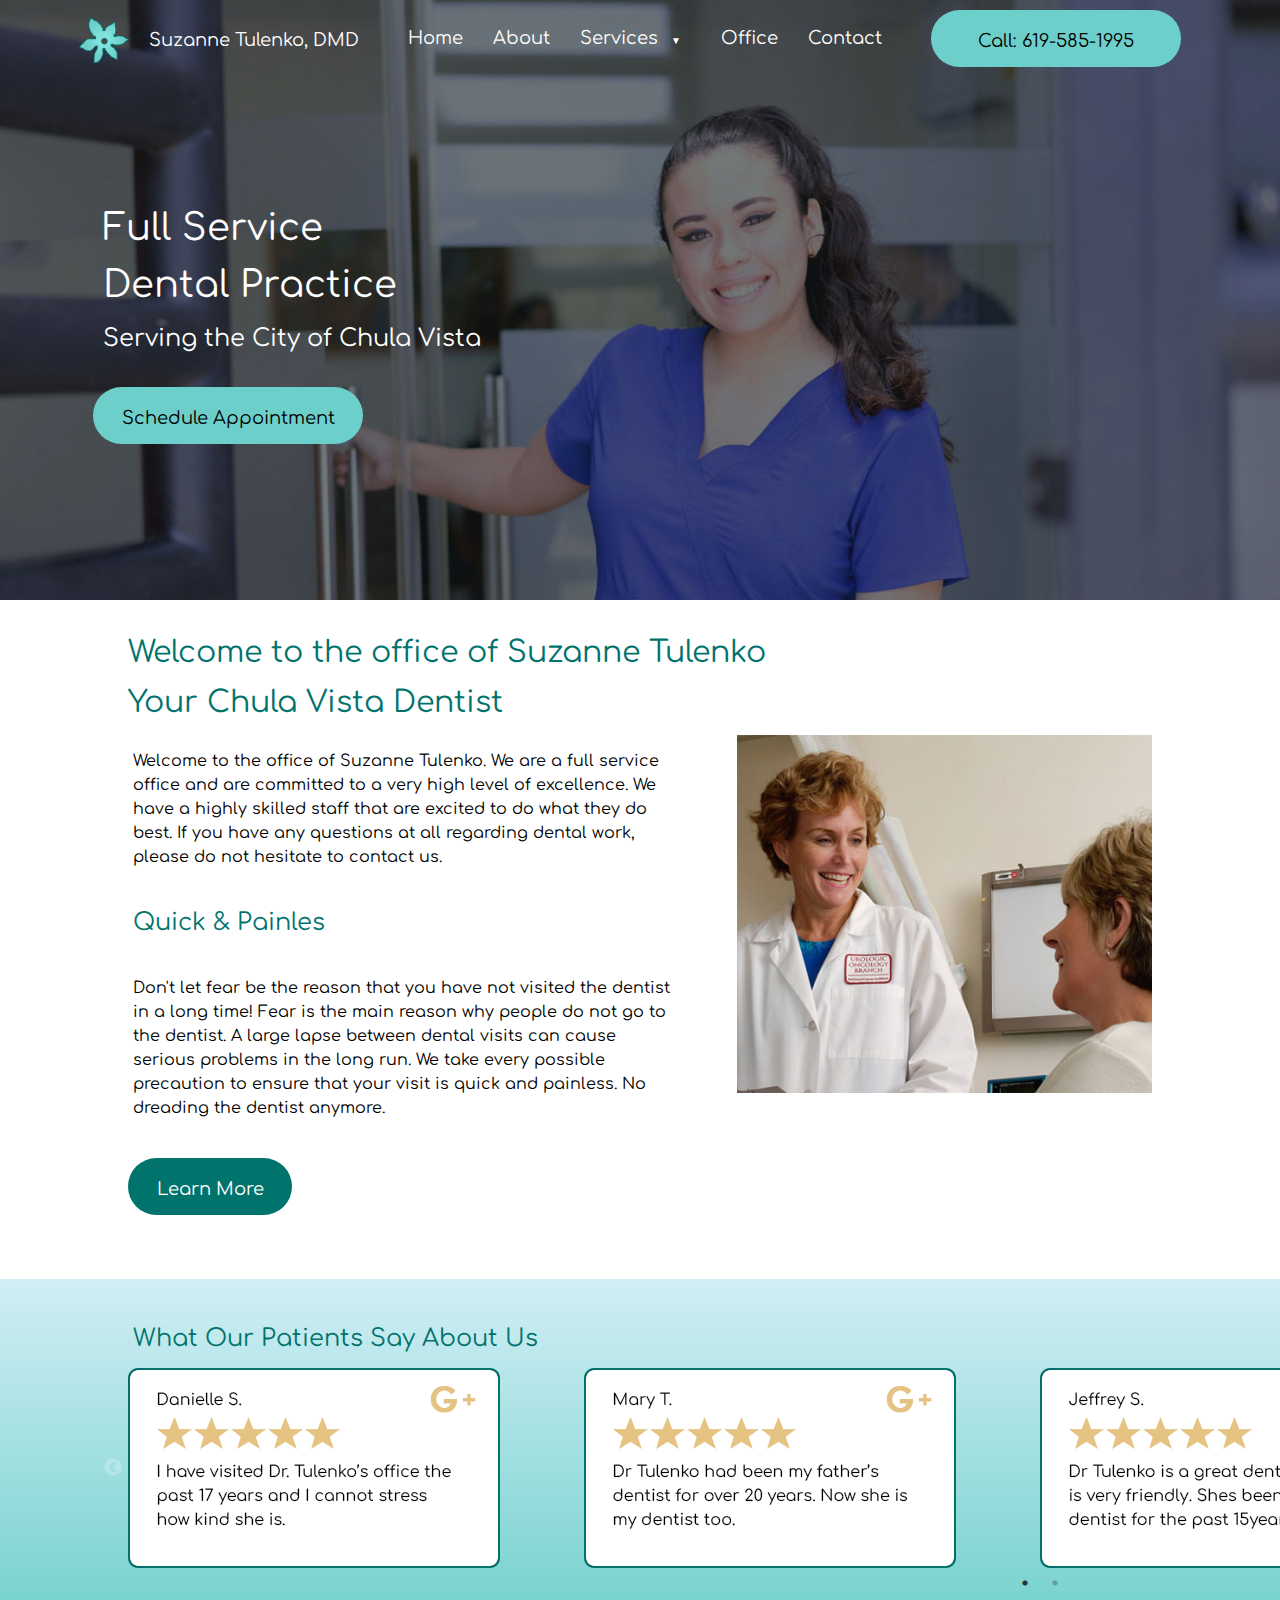
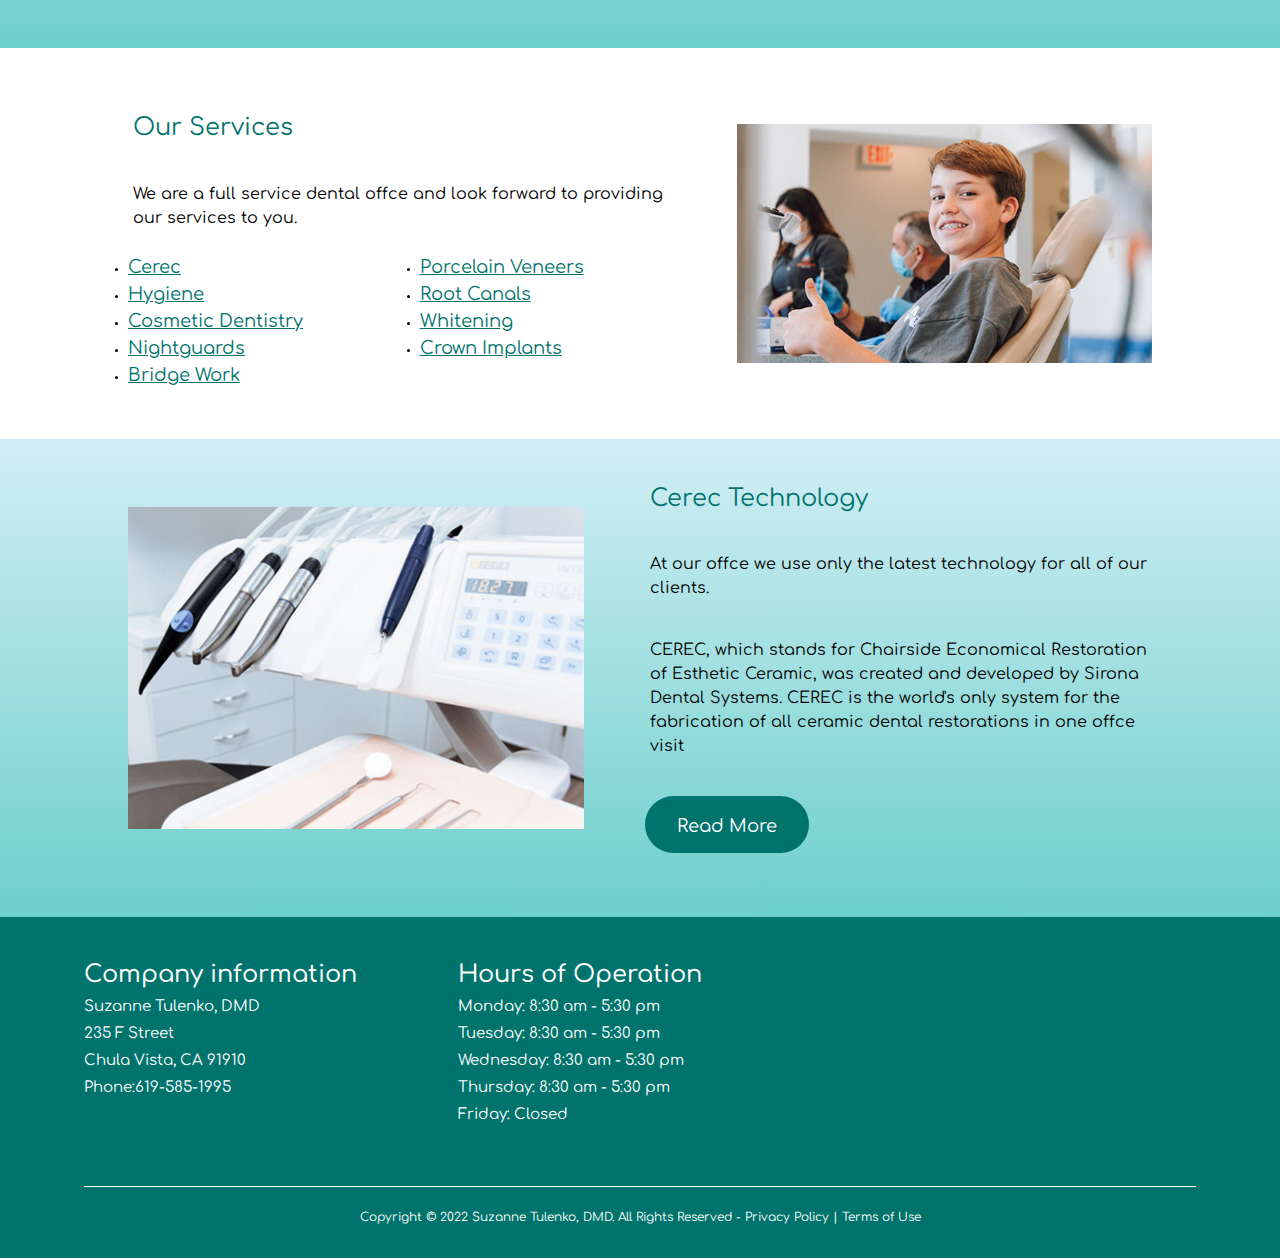
<file: index.html>
<!DOCTYPE html>
<html lang="en">
    <head>
        <title>Suzanne Tulenko, DMD</title>
        <meta charset="utf-8">
        <meta http-equiv="X-UA-Compatible" content="ie=edge">
        <meta name="viewport" content="width=device-width, initial-scale=1">
        <meta name="description" content="Suzanne Tulenko, DMD. Full Service Dental Practice in Chula Vista, CA">
        <meta name="author" content="FEWD1 Group1">
        <meta name="format-detection" content="telephone=no">
<!--        google fonts-->
        <link rel="preconnect" href="https://fonts.googleapis.com">
        <link rel="preconnect" href="https://fonts.gstatic.com" crossorigin>
        <link href="https://fonts.googleapis.com/css2?family=Comfortaa:wght@300;400;500;600;700&display=swap" rel="stylesheet">
<!--        google icons for the menu icon-->      
        <link rel="stylesheet" href="https://fonts.googleapis.com/css2?family=Material+Symbols+Outlined:opsz,wght,FILL,GRAD@20..48,100..700,0..1,-50..200">
<!--        slick CSS-->        
        <link rel="stylesheet" type="text/css" href="css/slick.css">
        <link rel="stylesheet" type="text/css" href="css/slick-theme.css">
        
        <link href="css/main.css" rel="stylesheet" type="text/css">
    </head>
    <body id="home">
        <header>
            <nav>
                <span class="material-symbols-outlined mainNav">menu</span> <!-- google icon for toggle nav-->
                <ul class="mainNav">
                    <li><a href="index.html">Home</a></li>
                    <li><a href="pages/about.html">About</a></li>
                    <li class="mainNav" id="servicesNav">
                        <a href="pages/services.html" class="subNav">Services</a> 
                        <span class="subNav">&#9660;</span>　 <!-- inverted triangle for toggle nav-->
                        <ul class="subNav">
                            <li><a href="pages/cerec.html">Cerec</a></li>
                            <li><a href="pages/veneers.html">Porcelain Veneers</a></li>
                            <li><a href="pages/hygiene.html">Hygiene</a></li>
                            <li><a href="pages/rootcanals.html">Root Canals</a></li>
                            <li><a href="pages/cosmetic.html">Cosmetic Dentistry</a></li>
                            <li><a href="pages/whitening.html">Whitening</a></li>
                            <li><a href="pages/nightguards.html">Nightguards</a></li>
                            <li><a href="pages/crowns.html">Crown Implants</a></li>
                            <li><a href="pages/bridge.html">Bridge Work</a></li>
                        </ul>
                    </li>
                    <li><a href="pages/office.html">Office</a></li>
                    <li><a href="pages/contact.html">Contact</a></li>
                </ul>
            </nav>
            <section id="comName">
                <a href="index.html"><img id="logo" src="images/logo.png" alt="Suzanne Tulenko, DMD"></a>
                <h2><a href="index.html" class="logoName">Suzanne Tulenko, DMD</a></h2>
            </section>
            <a class="hButton button" id ="callButton" href="#">Call: 619-585-1995</a>  <!-- for small screen-->
            <a id="callIcon" href="#"><img src="images/phone.jpg" alt="Call icon"></a>  <!-- for large screen-->       
            <section id="hero">
                <div id="heroText">
                    <h1>Full Service <span>Dental Practice</span></h1>
                    <h2>Serving the City of Chula Vista</h2>
                </div>
                <a class="hButton button" href="pages/contact.html">Schedule Appointment</a>
            </section>
        </header>      
        <main>
            <article class="topArticle"> <!-- class="topArticle" : for the first article in every page-->
                <h2>Welcome to the office of Suzanne Tulenko <span>Your Chula Vista Dentist</span></h2>
                <p>Welcome to the office of Suzanne Tulenko. We are a full service office and are committed to a very high level of excellence. We have a highly skilled staff that are excited to do what they do best. If you have any questions at all regarding dental work, please do not hesitate to contact us.</p>
                <h3>Quick &amp; Painles</h3>
                <p>Don't let fear be the reason that you have not visited the dentist in a long time! Fear is the main reason why people do not go to the dentist. A large lapse between dental visits can cause serious problems in the long run. We take every possible precaution to ensure that your visit is quick and painless. No dreading the dentist anymore.</p>
                <a class="mButton button" href="pages/office.html">Learn More</a>
                <img src="images/homeDentistPatient.jpg" alt="dentist and patient">
            </article>
            <article class="greenBack" id="gReview">  <!-- class="greenBack" : for gradient background -->
                <h3>What Our Patients Say About Us</h3>
                <div class="carousel">
                    <div><img src="images/googleReview1.png" alt="patients review"></div>
                    <div><img src="images/googleReview2.png" alt="patients review"></div>
                    <div><img src="images/googleReview3.png" alt="patients review"></div>
                    <div><img src="images/googleReview4.png" alt="patients review"></div>
                </div>
            </article>
            <article  class="subArticle1"> <!-- class="subArticle " : for sub-articles -->
                <h3>Our Services</h3>
                <p>We are a full service dental offce and look forward to providing our services to you.</p>
                <ul>
                    <li><a href="pages/cerec.html">Cerec</a></li>
                    <li><a href="pages/veneers.html">Porcelain Veneers</a></li>
                    <li><a href="pages/hygiene.html">Hygiene</a></li>
                    <li><a href="pages/rootcanals.html">Root Canals</a></li>
                    <li><a href="pages/cosmetic.html">Cosmetic Dentistry</a></li>
                    <li><a href="pages/whitening.html">Whitening</a></li>
                    <li><a href="pages/nightguards.html">Nightguards</a></li>
                    <li><a href="pages/crowns.html">Crown Implants</a></li>
                    <li><a href="pages/bridge.html">Bridge Work</a></li>
                </ul>
                <img src="images/homeService.jpg" alt="smiling boy">
            </article>
            <article class="greenBack subArticle2">
                <h3>Cerec Technology</h3>
                <p>At our offce we use only the latest technology for all of our clients.</p>
                <p>CEREC, which stands for Chairside Economical Restoration of Esthetic Ceramic, was created and developed by Sirona Dental Systems. CEREC is the world's only system for the fabrication of all ceramic dental restorations in one offce visit</p>
                <a class="mButton button" href="pages/cerec.html">Read More</a>
                <img src="images/homeTech.jpg" alt="dentist equipment">
            </article>
        </main>   
        <footer>
            <div class="footer">
                <section id="comInfo">
                    <h2>Company information</h2>
                    <p>Suzanne Tulenko, DMD</p>
                    <p>235 F Street</p>
                    <p>Chula Vista, CA 91910</p>
                    <p>Phone:619-585-1995</p>
                </section>
                <section id="hoursOp">
                    <h2>Hours of Operation</h2>               
                    <p>Monday: 8:30 am - 5:30 pm</p>
                    <p>Tuesday: 8:30 am - 5:30 pm</p>
                    <p>Wednesday: 8:30 am - 5:30 pm</p>
                    <p>Thursday: 8:30 am - 5:30 pm</p>
                    <p>Friday: Closed</p>   
                </section>
                <div id="gMap">
                    <iframe src="https://www.google.com/maps/embed?pb=!1m14!1m8!1m3!1d13438.562979861375!2d-117.0773272!3d32.6423893!3m2!1i1024!2i768!4f13.1!3m3!1m2!1s0x0%3A0x2d05baaedf71facb!2sTulenko%20Suzanne%20B%20DDS!5e0!3m2!1sen!2sus!4v1671749266531!5m2!1sen!2sus" width="600" height="450" style="border:0;" allowfullscreen="" loading="lazy" referrerpolicy="no-referrer-when-downgrade"></iframe>
                </div>
                <section id="copy">
                    <p>Copyright © 2022 Suzanne Tulenko, DMD.</p> <p>All Rights Reserved - <a href="#">Privacy Policy</a> | <a href="#">Terms of Use</a></p>
                </section>
            </div>
        </footer>
<!--        jquery-->
        <script src="https://ajax.googleapis.com/ajax/libs/jquery/3.6.3/jquery.min.js"></script>
        <script src="scripts/slick.min.js"></script>
        <script>
        $(document).ready(function(){
////// Toggle Navigations /////
            $('span.mainNav').click(function(){
                $(this).next('ul.mainNav').slideToggle('slow');
            }); 
            $('span.subNav').click(function(){
                $(this).next('ul.subNav').slideToggle('slow');
            });
            //remove STYLE attributes that are put into <ul>s automatically (element.style) after resizing to reset toggle navigations
            var timer = false;
            var prewidth = $(window).width();
            $(window).resize(function() {
            if (timer !== false) {
                clearTimeout(timer);
            }
            timer = setTimeout(function() {
                var nowWidth = $(window).width();
                if(prewidth !== nowWidth){
                $('ul.mainNav').removeAttr('style');
                $('ul.subNav').removeAttr('style');
            }
            prewidth = nowWidth;
            }, 200);
            });
////// END Toggle Navigations /////
////// Carousel /////
            $(".carousel").slick({
                dots: true,
                infinite: false,
                speed: 300,
                slidesToShow: 3,
                slidesToScroll: 3,
                responsive: [{
                breakpoint: 600,
                settings: {
                    slidesToShow: 1,
                    slidesToScroll: 1,
                    infinite: true,
                    dots: true
                }
                }]
                });
////// END Carousel /////
        });
        </script> 
<!--  END  jquery--> 
    </body>
</html>
</file>
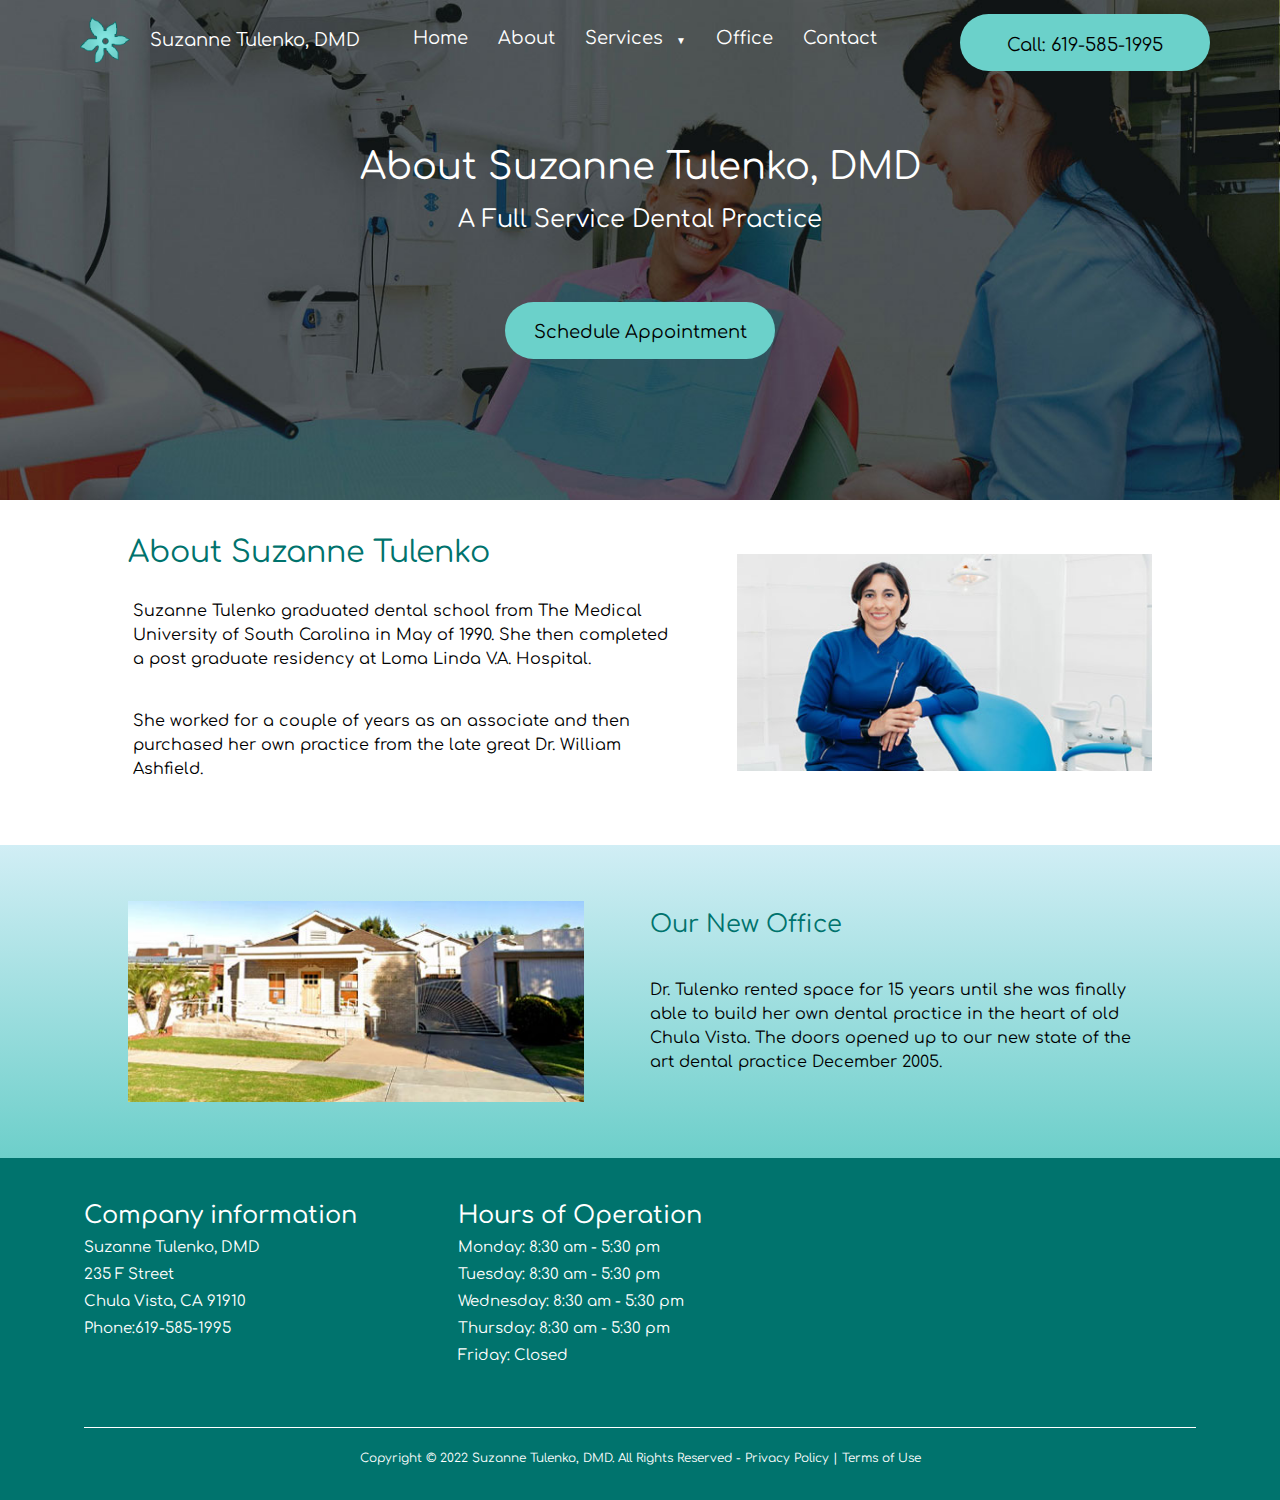
<file: pages/about.html>
<!DOCTYPE html>
<html lang="en">
    <head>
        <title>About | Suzanne Tulenko</title>
        <meta charset="utf-8">
        <meta http-equiv="X-UA-Compatible" content="ie=edge">
        <meta name="viewport" content="width=device-width, initial-scale=1">
        <meta name="description" content="Suzanne Tulenko, DMD. Full Service Dental Practice in Chula Vista, CA">
        <meta name="author" content="FEWD1 Group1">
        <meta name="format-detection" content="telephone=no">
<!--        google fonts-->
        <link rel="preconnect" href="https://fonts.googleapis.com">
        <link rel="preconnect" href="https://fonts.gstatic.com" crossorigin>
        <link href="https://fonts.googleapis.com/css2?family=Comfortaa:wght@300;400;500;600;700&display=swap" rel="stylesheet">
<!--        google icons for the menu icon-->      
        <link rel="stylesheet" href="https://fonts.googleapis.com/css2?family=Material+Symbols+Outlined:opsz,wght,FILL,GRAD@20..48,100..700,0..1,-50..200">
        
        <link href="../css/main.css" rel="stylesheet" type="text/css">
    </head>
<!--    !!!!header and footer HTML is the same as the home page. See comments on the home page!!!! -->
    <body id="about"> <!-- put id="PAGE NAME" into every sub-page-->
        <header class="subPage"> <!-- put class="subPage" into all sub pages -->
            <nav>
                <span class="material-symbols-outlined mainNav">menu</span>
                <ul class="mainNav">
                    <li><a href="../index.html">Home</a></li>
                    <li><a href="about.html">About</a></li>
                    <li class="mainNav" id="servicesNav">
                        <a href="services.html" class="subNav">Services</a>
                        <span class="subNav">&#9660;</span>
                        <ul class="subNav">
                            <li><a href="cerec.html">Cerec</a></li>
                            <li><a href="veneers.html">Porcelain Veneers</a></li>
                            <li><a href="hygiene.html">Hygiene</a></li>
                            <li><a href="rootcanals.html">Root Canals</a></li>
                            <li><a href="cosmetic.html">Cosmetic Dentistry</a></li>
                            <li><a href="whitening.html">Whitening</a></li>
                            <li><a href="nightguards.html">Nightguards</a></li>
                            <li><a href="crowns.html">Crown Implants</a></li>
                            <li><a href="bridge.html">Bridge Work</a></li>
                        </ul>
                    </li>
                    <li><a href="office.html">Office</a></li>
                    <li><a href="contact.html">Contact</a></li>
                </ul>
            </nav>
            <section id="comName">
                <a href="../index.html"><img id="logo" src="../images/logo.png" alt="Suzanne Tulenko, DMD"></a>
                <h2><a href="../index.html" class="logoName">Suzanne Tulenko, DMD</a></h2>
            </section>
            <a class="hButton button" id ="callButton" href="#">Call: 619-585-1995</a> 
            <a id="callIcon" href="#"><img src="../images/phone.jpg" alt="Call icon"></a>
            <section id="hero">
                <div id="heroText">
                    <h1>About Suzanne Tulenko, DMD</h1>
                    <h2>A Full Service Dental Practice</h2>
                </div>
                <a class="hButton button" href="contact.html">Schedule Appointment</a>
            </section>
        </header>
        
        <main class="subPage"> <!-- put class="subPage" into all sub pages -->
            <article class="topArticle">
                <h2>About Suzanne Tulenko</h2>
                <p>Suzanne Tulenko graduated dental school from The Medical University of South Carolina in May of 1990. She then completed a post graduate residency at Loma Linda V.A. Hospital.</p>
                <p>She worked for a couple of years as an associate and then purchased her own practice from the late great Dr. William Ashfield.</p>
                <figure>
                    <picture>
                        <source media="(min-width: 1100px)" srcset="../images/aboutDentist-lg.jpg">
                        <source media="(min-width: 900px)" srcset="../images/aboutDentist-md.jpg">
                        <source media="(min-width: 0px)" srcset="../images/aboutDentist-sm.jpg">
                        <img src="../images/aboutDentist-sm.jpg" alt="dentist Suzanne Tulenko">
                    </picture>
                </figure>
                </article>
            <article class="subArticle2">
                <h3>Our New Office</h3>
                <p>Dr. Tulenko rented space for 15 years until she was finally able to build her own dental practice in the heart of old Chula Vista. The doors opened up to our new state of the art dental practice December 2005.</p>
                <img src="../images/aboutNewOffice.jpg" alt="Suzanne Tulenko office">
            </article>
        </main>
        
        <footer class="subPage"> <!-- put class="subPage" into all sub pages -->
            <div class="footer">
                <section id="comInfo">
                    <h2>Company information</h2>
                    <p>Suzanne Tulenko, DMD</p>
                    <p>235 F Street</p>
                    <p>Chula Vista, CA 91910</p>
                    <p>Phone:619-585-1995</p>
                </section>
                <section id="hoursOp">
                    <h2>Hours of Operation</h2>               
                    <p>Monday: 8:30 am - 5:30 pm</p>
                    <p>Tuesday: 8:30 am - 5:30 pm</p>
                    <p>Wednesday: 8:30 am - 5:30 pm</p>
                    <p>Thursday: 8:30 am - 5:30 pm</p>
                    <p>Friday: Closed</p>   
                </section>
                <div id="gMap">
                    <iframe src="https://www.google.com/maps/embed?pb=!1m14!1m8!1m3!1d13438.562979861375!2d-117.0773272!3d32.6423893!3m2!1i1024!2i768!4f13.1!3m3!1m2!1s0x0%3A0x2d05baaedf71facb!2sTulenko%20Suzanne%20B%20DDS!5e0!3m2!1sen!2sus!4v1671749266531!5m2!1sen!2sus" width="600" height="450" style="border:0;" allowfullscreen="" loading="lazy" referrerpolicy="no-referrer-when-downgrade"></iframe>
                </div>
                <section id="copy">
                    <p>Copyright © 2022 Suzanne Tulenko, DMD.</p> <p>All Rights Reserved - <a href="#">Privacy Policy</a> | <a href="#">Terms of Use</a></p>
                </section>
            </div>
        </footer>
<!--        jquery-->
        <script src="https://ajax.googleapis.com/ajax/libs/jquery/3.6.3/jquery.min.js"></script>
        <script>
        $(document).ready(function(){
////// Toggle Navigations /////
            $('span.mainNav').click(function(){
                $(this).next('ul.mainNav').slideToggle('slow');
            }); 
            $('span.subNav').click(function(){
                $(this).next('ul.subNav').slideToggle('slow');
            });
            //remove STYLE attributes that are put into <ul>s automatically (element.style) after resizing to reset toggle navigations
            var timer = false;
            var prewidth = $(window).width();
            $(window).resize(function() {
            if (timer !== false) {
                clearTimeout(timer);
            }
            timer = setTimeout(function() {
                var nowWidth = $(window).width();
                if(prewidth !== nowWidth){
                $('ul.mainNav').removeAttr('style');
                $('ul.subNav').removeAttr('style');
            }
            prewidth = nowWidth;
            }, 200);
            });
////// END Toggle Navigations /////
        });
        </script> 
<!--  END  jquery--> 
    </body>
</html>
</file>
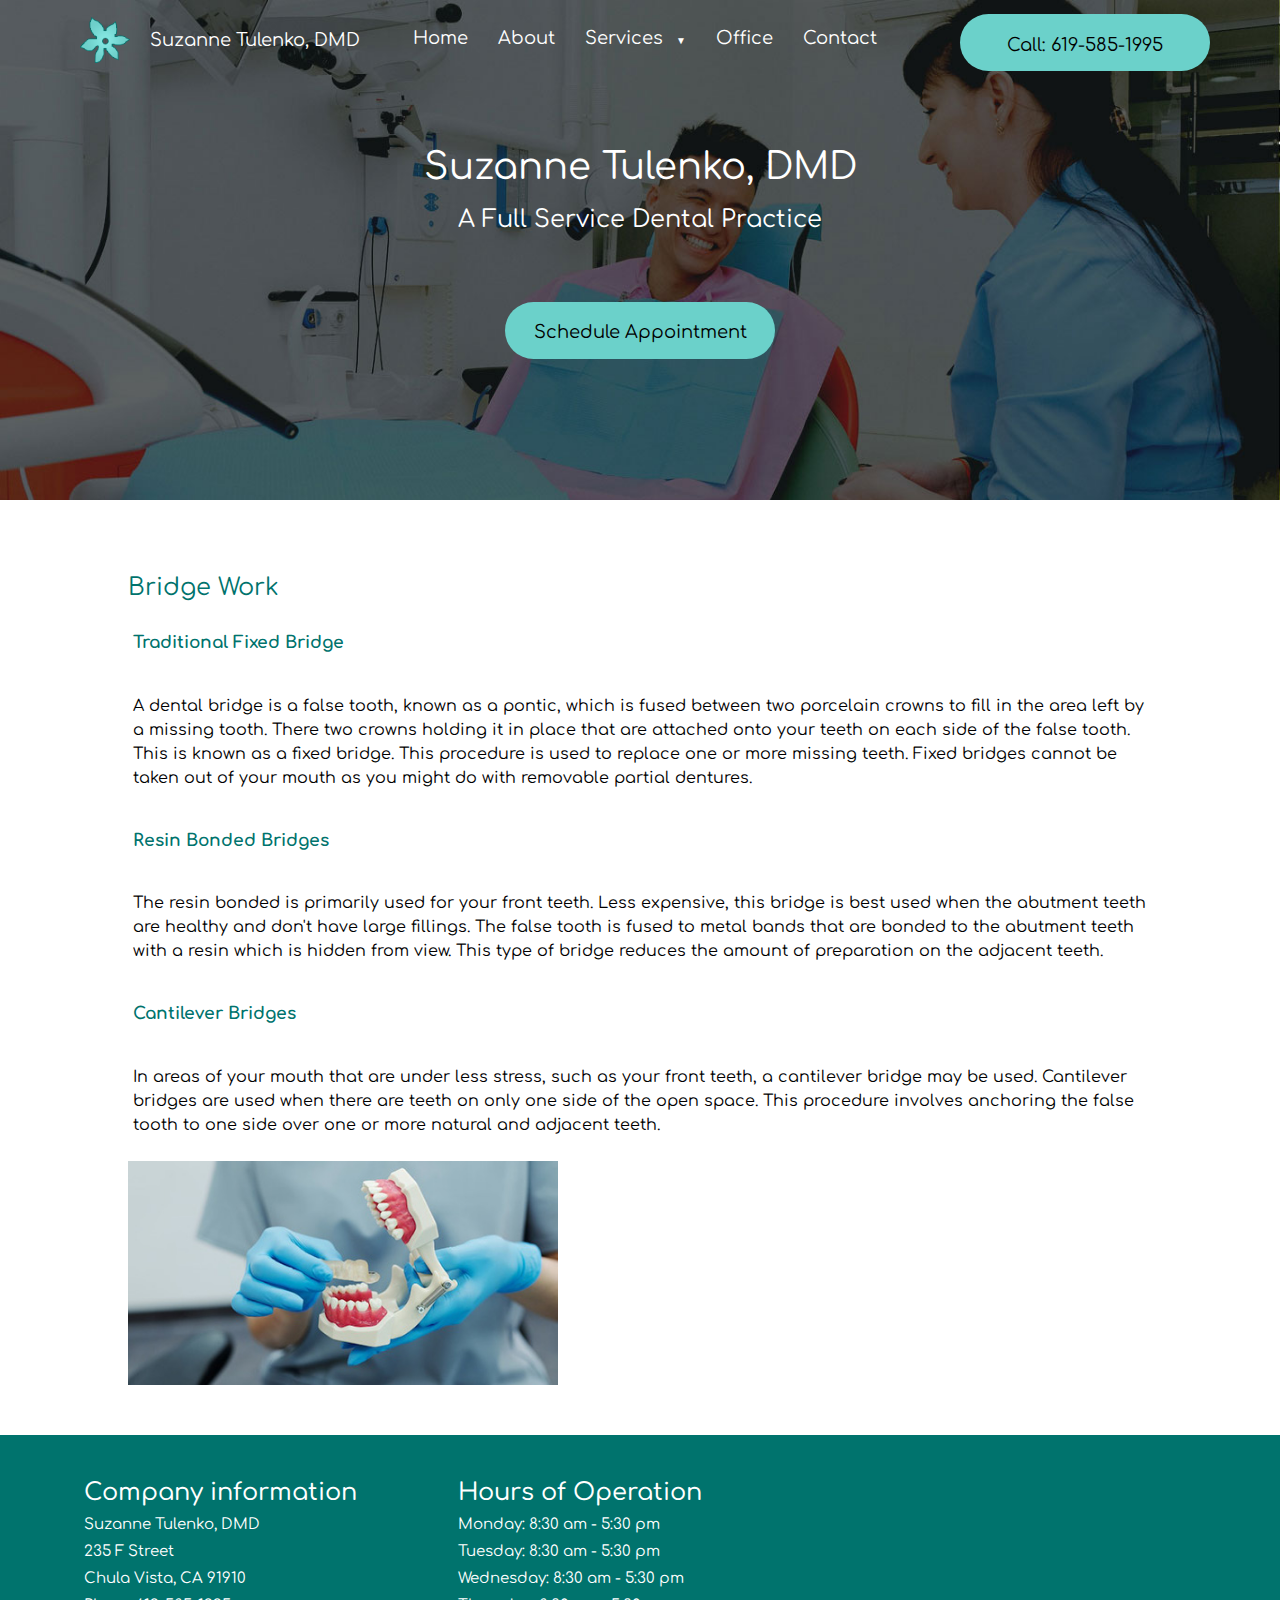
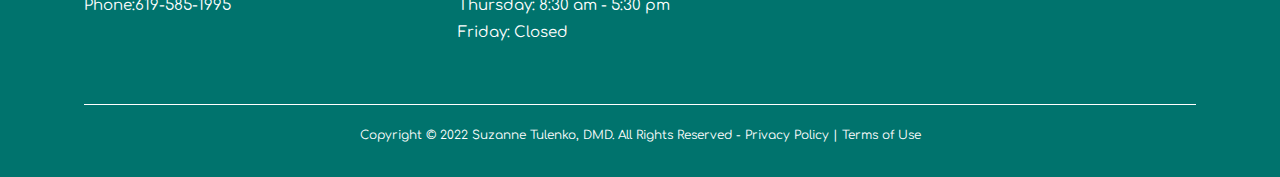
<file: pages/bridge.html>
<!DOCTYPE html>
<html lang="en">
    <head>
        <title>Services | Bridge Work | Suzanne Tulenko</title>
        <meta charset="utf-8">
        <meta http-equiv="X-UA-Compatible" content="ie=edge">
        <meta name="viewport" content="width=device-width, initial-scale=1">
        <meta name="description" content="Suzanne Tulenko, DMD. Full Service Dental Practice in Chula Vista, CA">
        <meta name="author" content="FEWD1 Group1">
        <meta name="format-detection" content="telephone=no">
<!--        google fonts-->
        <link rel="preconnect" href="https://fonts.googleapis.com">
        <link rel="preconnect" href="https://fonts.gstatic.com" crossorigin>
        <link href="https://fonts.googleapis.com/css2?family=Comfortaa:wght@300;400;500;600;700&display=swap" rel="stylesheet">
<!--        google icons for the menu icon-->      
        <link rel="stylesheet" href="https://fonts.googleapis.com/css2?family=Material+Symbols+Outlined:opsz,wght,FILL,GRAD@20..48,100..700,0..1,-50..200">
               
        <link href="../css/main.css" rel="stylesheet" type="text/css">
    </head>
<!--    !!!!header and footer HTML is the same as the home page. See comments on the home page!!!! -->
    <body id="about"> <!-- put id="PAGE NAME" into every sub-page-->
        <header class="subPage"> <!-- put class="subPage" into all sub pages -->
            <nav>
                <span class="material-symbols-outlined mainNav">menu</span>
                <ul class="mainNav">
                    <li><a href="../index.html">Home</a></li>
                    <li><a href="about.html">About</a></li>
                    <li class="mainNav" id="servicesNav">
                        <a href="services.html" class="subNav">Services</a>
                        <span class="subNav">&#9660;</span>
                        <ul class="subNav">
                            <li><a href="cerec.html">Cerec</a></li>
                            <li><a href="veneers.html">Porcelain Veneers</a></li>
                            <li><a href="hygiene.html">Hygiene</a></li>
                            <li><a href="rootcanals.html">Root Canals</a></li>
                            <li><a href="cosmetic.html">Cosmetic Dentistry</a></li>
                            <li><a href="whitening.html">Whitening</a></li>
                            <li><a href="nightguards.html">Nightguards</a></li>
                            <li><a href="crowns.html">Crown Implants</a></li>
                            <li><a href="bridge.html">Bridge Work</a></li>
                        </ul>
                    </li>
                    <li><a href="office.html">Office</a></li>
                    <li><a href="contact.html">Contact</a></li>
                </ul>
            </nav>
            <section id="comName">
                <a href="../index.html"><img id="logo" src="../images/logo.png" alt="Suzanne Tulenko, DMD"></a>
                <h2><a href="../index.html" class="logoName">Suzanne Tulenko, DMD</a></h2>
            </section>
            <a class="hButton button" id ="callButton" href="#">Call: 619-585-1995</a> 
            <a id="callIcon" href="#"><img src="../images/phone.jpg" alt="Call icon"></a>
            <section id="hero">
                <div id="heroText">
                    <h1>Suzanne Tulenko, DMD</h1>
                    <h2>A Full Service Dental Practice</h2>
                </div>
                <a class="hButton button" href="contact.html">Schedule Appointment</a>
            </section>
        </header>
        
        <main class="subPage sMenuPage"> <!-- put class="subPage" into all sub pages -->
            <article>
                        
                <h2>Bridge Work</h2>
                
                <h3>Traditional Fixed Bridge</h3>
                <p>A dental bridge is a false tooth, known as a pontic, which is fused between two porcelain crowns to fill in the area left by a missing tooth. There two crowns holding it in place that are attached onto your teeth on each side of the false tooth. This is known as a fixed bridge. This procedure is used to replace one or more missing teeth. Fixed bridges cannot be taken out of your mouth as you might do with removable partial dentures.</p>
                
                <h3>Resin Bonded Bridges</h3>

                <p>The resin bonded is primarily used for your front teeth. Less expensive, this bridge is best used when the abutment teeth are healthy and don't have large fillings. The false tooth is fused to metal bands that are bonded to the abutment teeth with a resin which is hidden from view. This type of bridge reduces the amount of preparation on the adjacent teeth.</p>

                <h3>Cantilever Bridges</h3>

                <p>In areas of your mouth that are under less stress, such as your front teeth, a cantilever bridge may be used. Cantilever bridges are used when there are teeth on only one side of the open space. This procedure involves anchoring the false tooth to one side over one or more natural and adjacent teeth.</p>
                <figure>
                    <picture>
                        <source media="(min-width: 450px)" srcset="../images/bridge-lg.jpg">
                        <source media="(min-width: 0px)" srcset="../images/bridge-sm.jpg">
                        <img src="../images/bridge-sm.jpg" alt="Bridge Work">
                    </picture>
                </figure>
            </article>
        </main>
        
        <footer class="subPage"> <!-- put class="subPage" into all sub pages -->
            <div class="footer">
                <section id="comInfo">
                    <h2>Company information</h2>
                    <p>Suzanne Tulenko, DMD</p>
                    <p>235 F Street</p>
                    <p>Chula Vista, CA 91910</p>
                    <p>Phone:619-585-1995</p>
                </section>
                <section id="hoursOp">
                    <h2>Hours of Operation</h2>               
                    <p>Monday: 8:30 am - 5:30 pm</p>
                    <p>Tuesday: 8:30 am - 5:30 pm</p>
                    <p>Wednesday: 8:30 am - 5:30 pm</p>
                    <p>Thursday: 8:30 am - 5:30 pm</p>
                    <p>Friday: Closed</p>   
                </section>
                <div id="gMap">
                    <iframe src="https://www.google.com/maps/embed?pb=!1m14!1m8!1m3!1d13438.562979861375!2d-117.0773272!3d32.6423893!3m2!1i1024!2i768!4f13.1!3m3!1m2!1s0x0%3A0x2d05baaedf71facb!2sTulenko%20Suzanne%20B%20DDS!5e0!3m2!1sen!2sus!4v1671749266531!5m2!1sen!2sus" width="600" height="450" style="border:0;" allowfullscreen="" loading="lazy" referrerpolicy="no-referrer-when-downgrade"></iframe>
                </div>
                <section id="copy">
                    <p>Copyright © 2022 Suzanne Tulenko, DMD.</p> <p>All Rights Reserved - <a href="#">Privacy Policy</a> | <a href="#">Terms of Use</a></p>
                </section>
            </div>
        </footer>
<!--        jquery-->
        <script src="https://ajax.googleapis.com/ajax/libs/jquery/3.6.3/jquery.min.js"></script>
        <script>
        $(document).ready(function(){
////// Toggle Navigations /////
            $('span.mainNav').click(function(){
                $(this).next('ul.mainNav').slideToggle('slow');
            }); 
            $('span.subNav').click(function(){
                $(this).next('ul.subNav').slideToggle('slow');
            });
            //remove STYLE attributes that are put into <ul>s automatically (element.style) after resizing to reset toggle navigations
            var timer = false;
            var prewidth = $(window).width();
            $(window).resize(function() {
            if (timer !== false) {
                clearTimeout(timer);
            }
            timer = setTimeout(function() {
                var nowWidth = $(window).width();
                if(prewidth !== nowWidth){
                $('ul.mainNav').removeAttr('style');
                $('ul.subNav').removeAttr('style');
            }
            prewidth = nowWidth;
            }, 200);
            });
////// END Toggle Navigations /////
        });
        </script> 
<!--  END  jquery--> 
    </body>
</html>
</file>
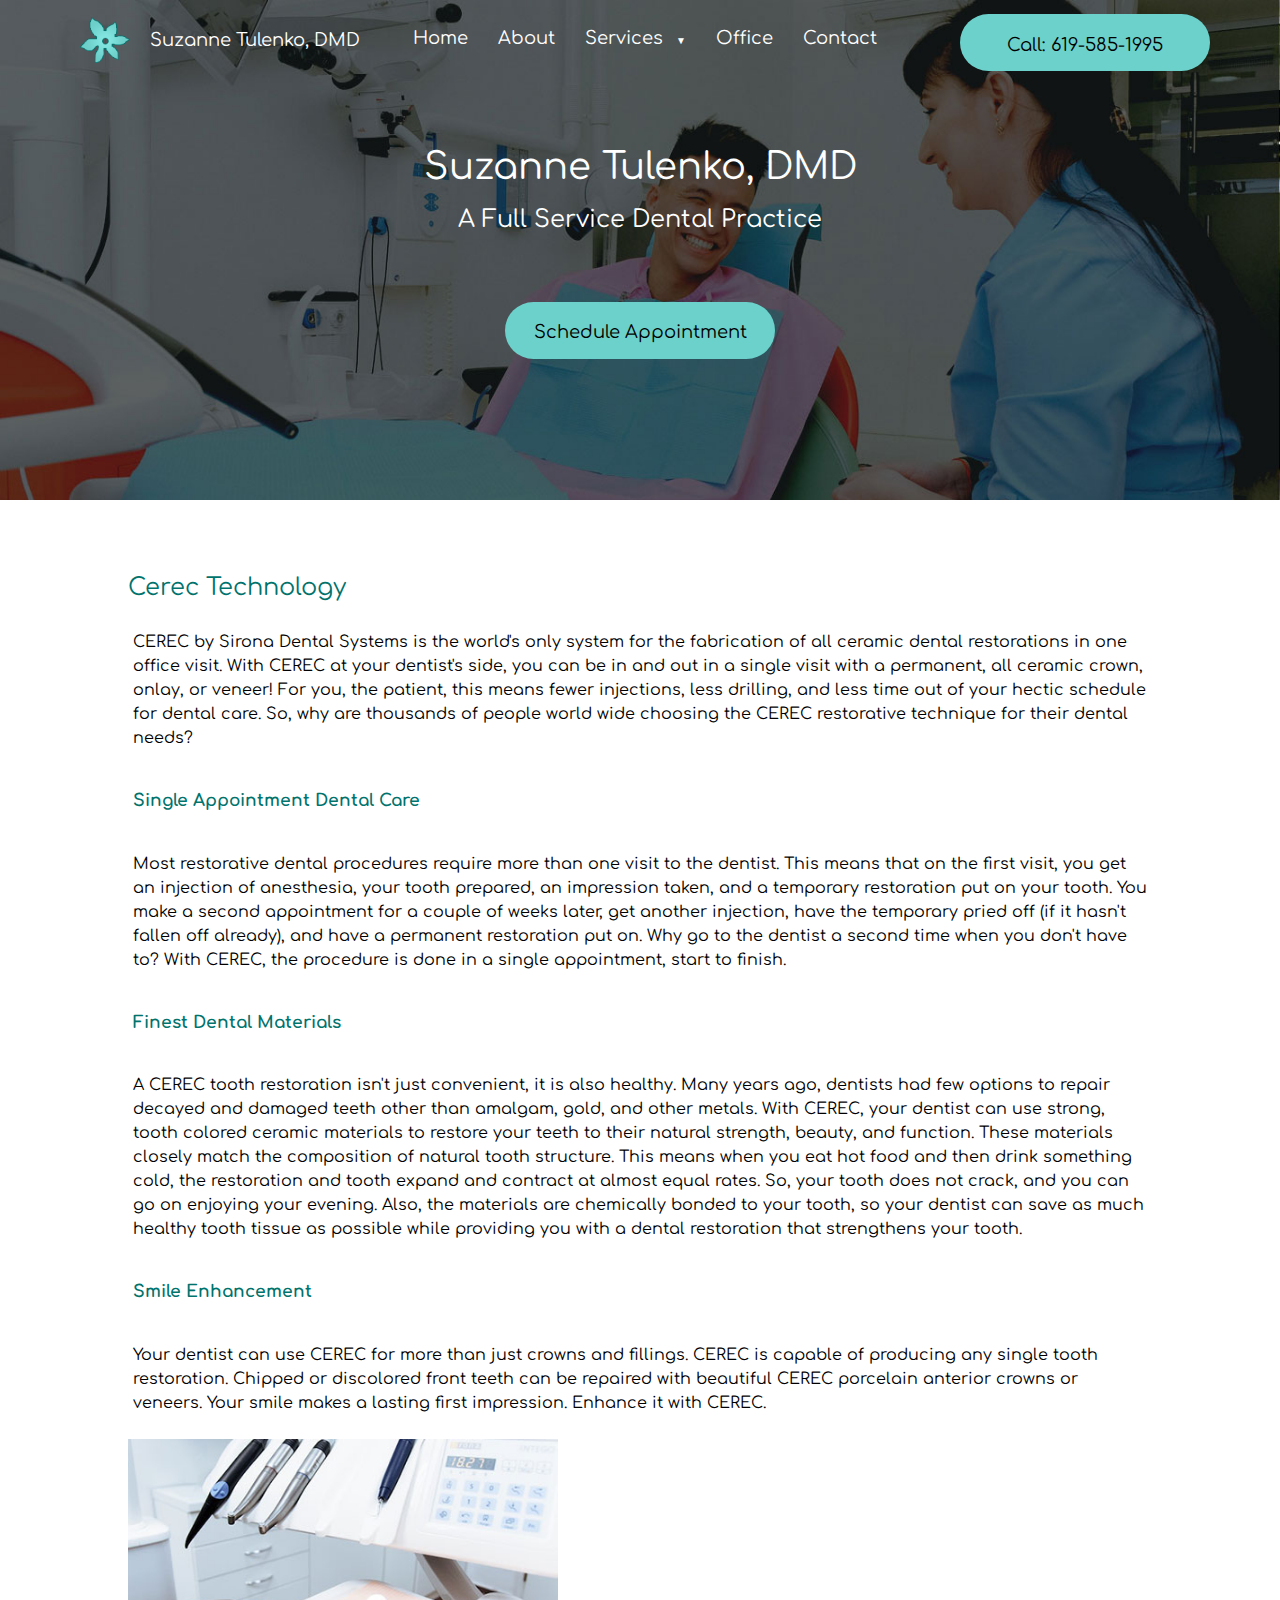
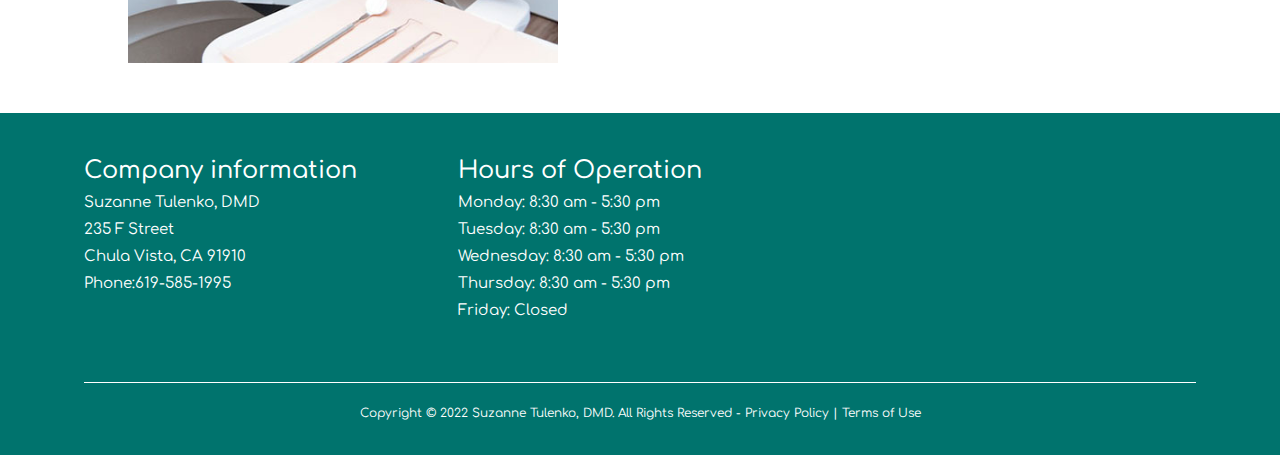
<file: pages/cerec.html>
<!DOCTYPE html>
<html lang="en">
    <head>
        <title>Services | Cerec Technology | Suzanne Tulenko</title>
        <meta charset="utf-8">
        <meta http-equiv="X-UA-Compatible" content="ie=edge">
        <meta name="viewport" content="width=device-width, initial-scale=1">
        <meta name="description" content="Suzanne Tulenko, DMD. Full Service Dental Practice in Chula Vista, CA">
        <meta name="author" content="FEWD1 Group1">
        <meta name="format-detection" content="telephone=no">
<!--        google fonts-->
        <link rel="preconnect" href="https://fonts.googleapis.com">
        <link rel="preconnect" href="https://fonts.gstatic.com" crossorigin>
        <link href="https://fonts.googleapis.com/css2?family=Comfortaa:wght@300;400;500;600;700&display=swap" rel="stylesheet">
<!--        google icons for the menu icon-->      
        <link rel="stylesheet" href="https://fonts.googleapis.com/css2?family=Material+Symbols+Outlined:opsz,wght,FILL,GRAD@20..48,100..700,0..1,-50..200">
               
        <link href="../css/main.css" rel="stylesheet" type="text/css">
    </head>
<!--    !!!!header and footer HTML is the same as the home page. See comments on the home page!!!! -->
    <body id="services"> <!-- put id="PAGE NAME" into every sub-page-->
        <header class="subPage"> <!-- put class="subPage" into all sub pages -->
            <nav>
                <span class="material-symbols-outlined mainNav">menu</span>
                <ul class="mainNav">
                    <li><a href="../index.html">Home</a></li>
                    <li><a href="about.html">About</a></li>
                    <li class="mainNav" id="servicesNav">
                        <a href="services.html" class="subNav">Services</a>
                        <span class="subNav">&#9660;</span>
                        <ul class="subNav">
                            <li><a href="cerec.html">Cerec</a></li>
                            <li><a href="veneers.html">Porcelain Veneers</a></li>
                            <li><a href="hygiene.html">Hygiene</a></li>
                            <li><a href="rootcanals.html">Root Canals</a></li>
                            <li><a href="cosmetic.html">Cosmetic Dentistry</a></li>
                            <li><a href="whitening.html">Whitening</a></li>
                            <li><a href="nightguards.html">Nightguards</a></li>
                            <li><a href="crowns.html">Crown Implants</a></li>
                            <li><a href="bridge.html">Bridge Work</a></li>
                        </ul>
                    </li>
                    <li><a href="office.html">Office</a></li>
                    <li><a href="contact.html">Contact</a></li>
                </ul>
            </nav>
            <section id="comName">
                <a href="../index.html"><img id="logo" src="../images/logo.png" alt="Suzanne Tulenko, DMD"></a>
                <h2><a href="../index.html" class="logoName">Suzanne Tulenko, DMD</a></h2>
            </section>
            <a class="hButton button" id ="callButton" href="#">Call: 619-585-1995</a> 
            <a id="callIcon" href="#"><img src="../images/phone.jpg" alt="Call icon"></a>
            <section id="hero">
                <div id="heroText">
                    <h1>Suzanne Tulenko, DMD</h1>
                    <h2>A Full Service Dental Practice</h2>
                </div>
                <a class="hButton button" href="contact.html">Schedule Appointment</a>
            </section>
        </header>
        
        <main class="subPage sMenuPage"> <!-- put class="subPage" into all sub pages -->
            <article>
                <h2>Cerec Technology</h2>
                
                <p>CEREC by Sirona Dental Systems is the world's only system for the fabrication of all ceramic dental restorations in one office visit. With CEREC at your dentist's side, you can be in and out in a single visit with a permanent, all ceramic crown, onlay, or veneer! For you, the patient, this means fewer injections, less drilling, and less time out of your hectic schedule for dental care. So, why are thousands of people world wide choosing the CEREC restorative technique for their dental needs?</p>
                <h3>Single Appointment Dental Care</h3>

                <p>Most restorative dental procedures require more than one visit to the dentist. This means that on the first visit, you get an injection of anesthesia, your tooth prepared, an impression taken, and a temporary restoration put on your tooth. You make a second appointment for a couple of weeks later, get another injection, have the temporary pried off (if it hasn't fallen off already), and have a permanent restoration put on. Why go to the dentist a second time when you don't have to? With CEREC, the procedure is done in a single appointment, start to finish.</p>

                <h3>Finest Dental Materials</h3>

                <p>A CEREC tooth restoration isn't just convenient, it is also healthy. Many years ago, dentists had few options to repair decayed and damaged teeth other than amalgam, gold, and other metals. With CEREC, your dentist can use strong, tooth colored ceramic materials to restore your teeth to their natural strength, beauty, and function. These materials closely match the composition of natural tooth structure. This means when you eat hot food and then drink something cold, the restoration and tooth expand and contract at almost equal rates. So, your tooth does not crack, and you can go on enjoying your evening. Also, the materials are chemically bonded to your tooth, so your dentist can save as much healthy tooth tissue as possible while providing you with a dental restoration that strengthens your tooth.</p>

                <h3>Smile Enhancement</h3>

                <p>Your dentist can use CEREC for more than just crowns and fillings. CEREC is capable of producing any single tooth restoration. Chipped or discolored front teeth can be repaired with beautiful CEREC porcelain anterior crowns or veneers. Your smile makes a lasting first impression. Enhance it with CEREC.</p>
                
                <figure>
                    <picture>
                        <source media="(min-width: 450px)" srcset="../images/cerecTechnology-lg.jpg">
                        <source media="(min-width: 0px)" srcset="../images/cerecTechnology-sm.jpg">
                        <img src="../images/cerecTechnology-sm.jpg" alt="Cerec Technology">
                    </picture>
                </figure>
                </article>
        </main>
        
        <footer class="subPage"> <!-- put class="subPage" into all sub pages -->
            <div class="footer">
                <section id="comInfo">
                    <h2>Company information</h2>
                    <p>Suzanne Tulenko, DMD</p>
                    <p>235 F Street</p>
                    <p>Chula Vista, CA 91910</p>
                    <p>Phone:619-585-1995</p>
                </section>
                <section id="hoursOp">
                    <h2>Hours of Operation</h2>               
                    <p>Monday: 8:30 am - 5:30 pm</p>
                    <p>Tuesday: 8:30 am - 5:30 pm</p>
                    <p>Wednesday: 8:30 am - 5:30 pm</p>
                    <p>Thursday: 8:30 am - 5:30 pm</p>
                    <p>Friday: Closed</p>   
                </section>
                <div id="gMap">
                    <iframe src="https://www.google.com/maps/embed?pb=!1m14!1m8!1m3!1d13438.562979861375!2d-117.0773272!3d32.6423893!3m2!1i1024!2i768!4f13.1!3m3!1m2!1s0x0%3A0x2d05baaedf71facb!2sTulenko%20Suzanne%20B%20DDS!5e0!3m2!1sen!2sus!4v1671749266531!5m2!1sen!2sus" width="600" height="450" style="border:0;" allowfullscreen="" loading="lazy" referrerpolicy="no-referrer-when-downgrade"></iframe>
                </div>
                <section id="copy">
                    <p>Copyright © 2022 Suzanne Tulenko, DMD.</p> <p>All Rights Reserved - <a href="#">Privacy Policy</a> | <a href="#">Terms of Use</a></p>
                </section>
            </div>
        </footer>
<!--        jquery-->
        <script src="https://ajax.googleapis.com/ajax/libs/jquery/3.6.3/jquery.min.js"></script>
        <script>
        $(document).ready(function(){
////// Toggle Navigations /////
            $('span.mainNav').click(function(){
                $(this).next('ul.mainNav').slideToggle('slow');
            }); 
            $('span.subNav').click(function(){
                $(this).next('ul.subNav').slideToggle('slow');
            });
            //remove STYLE attributes that are put into <ul>s automatically (element.style) after resizing to reset toggle navigations
            var timer = false;
            var prewidth = $(window).width();
            $(window).resize(function() {
            if (timer !== false) {
                clearTimeout(timer);
            }
            timer = setTimeout(function() {
                var nowWidth = $(window).width();
                if(prewidth !== nowWidth){
                $('ul.mainNav').removeAttr('style');
                $('ul.subNav').removeAttr('style');
            }
            prewidth = nowWidth;
            }, 200);
            });
////// END Toggle Navigations /////
        });
        </script> 
<!--  END  jquery--> 
    </body>
</html>
</file>
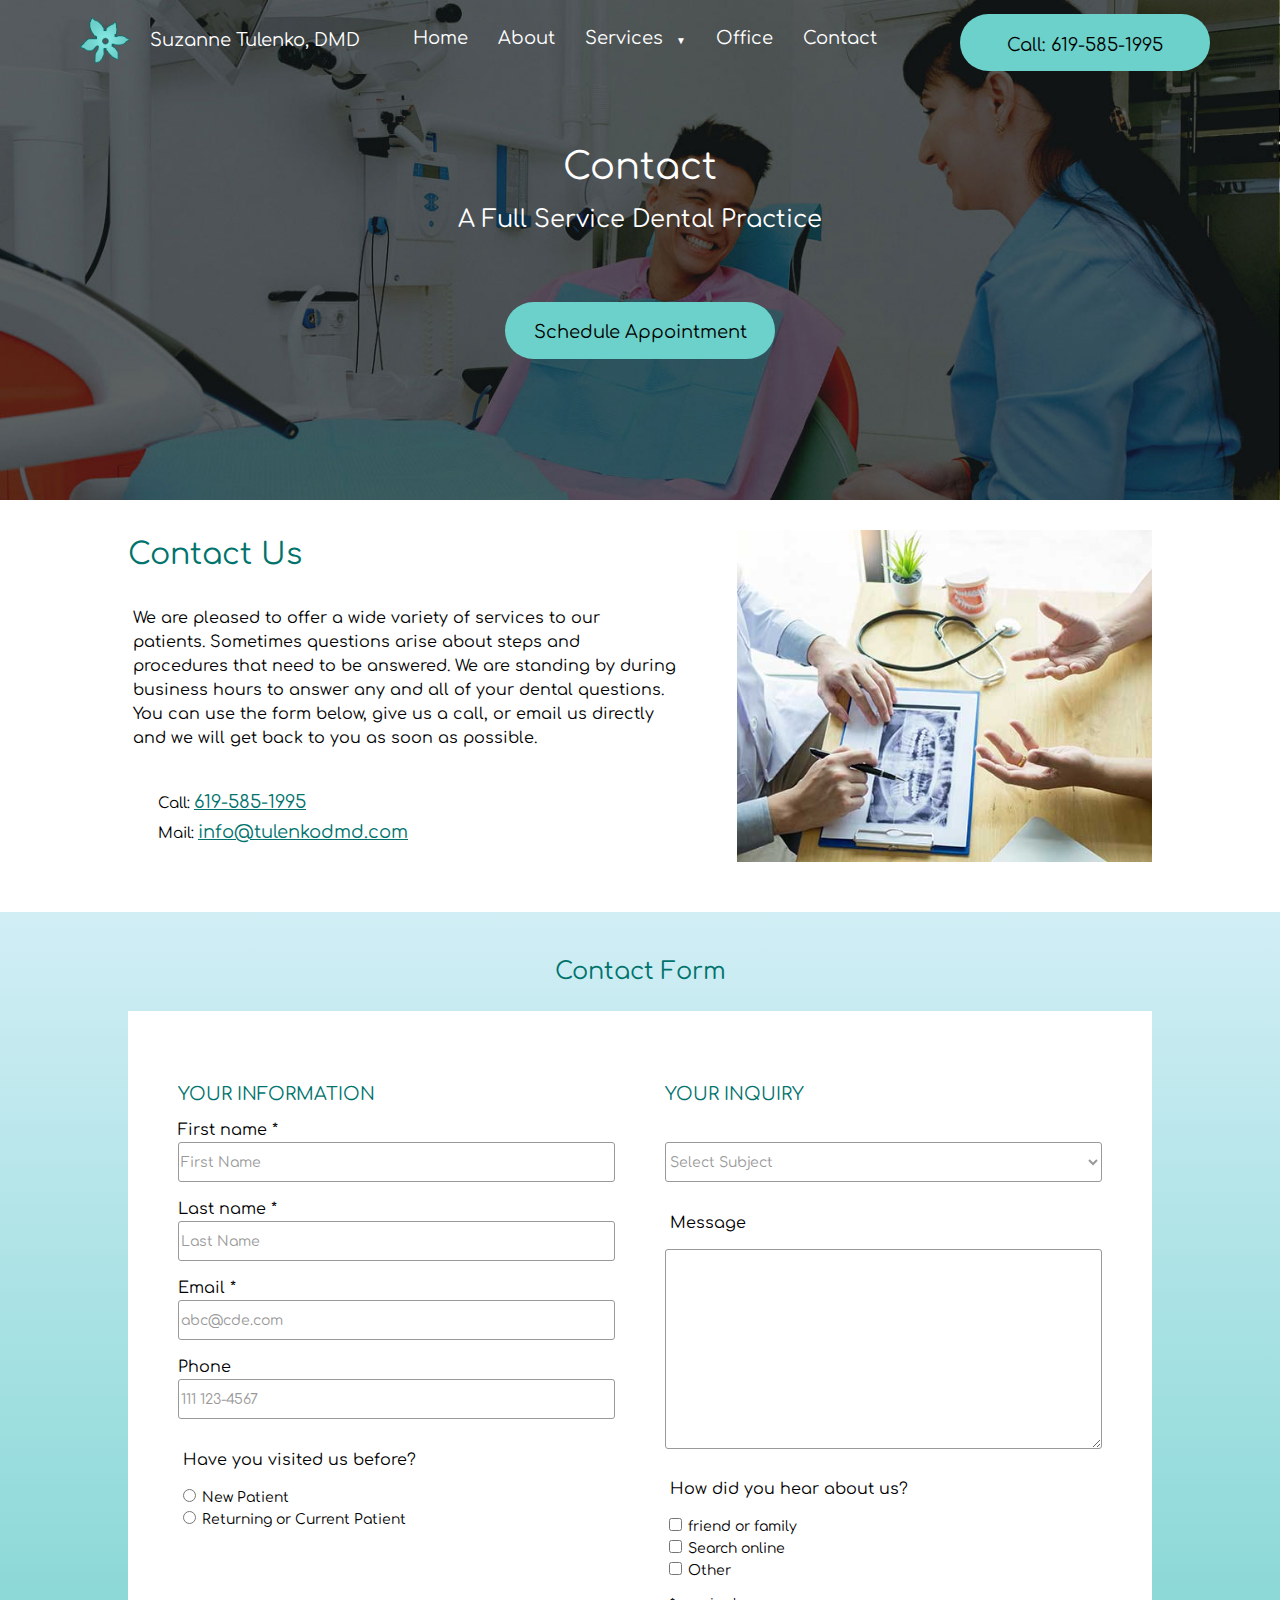
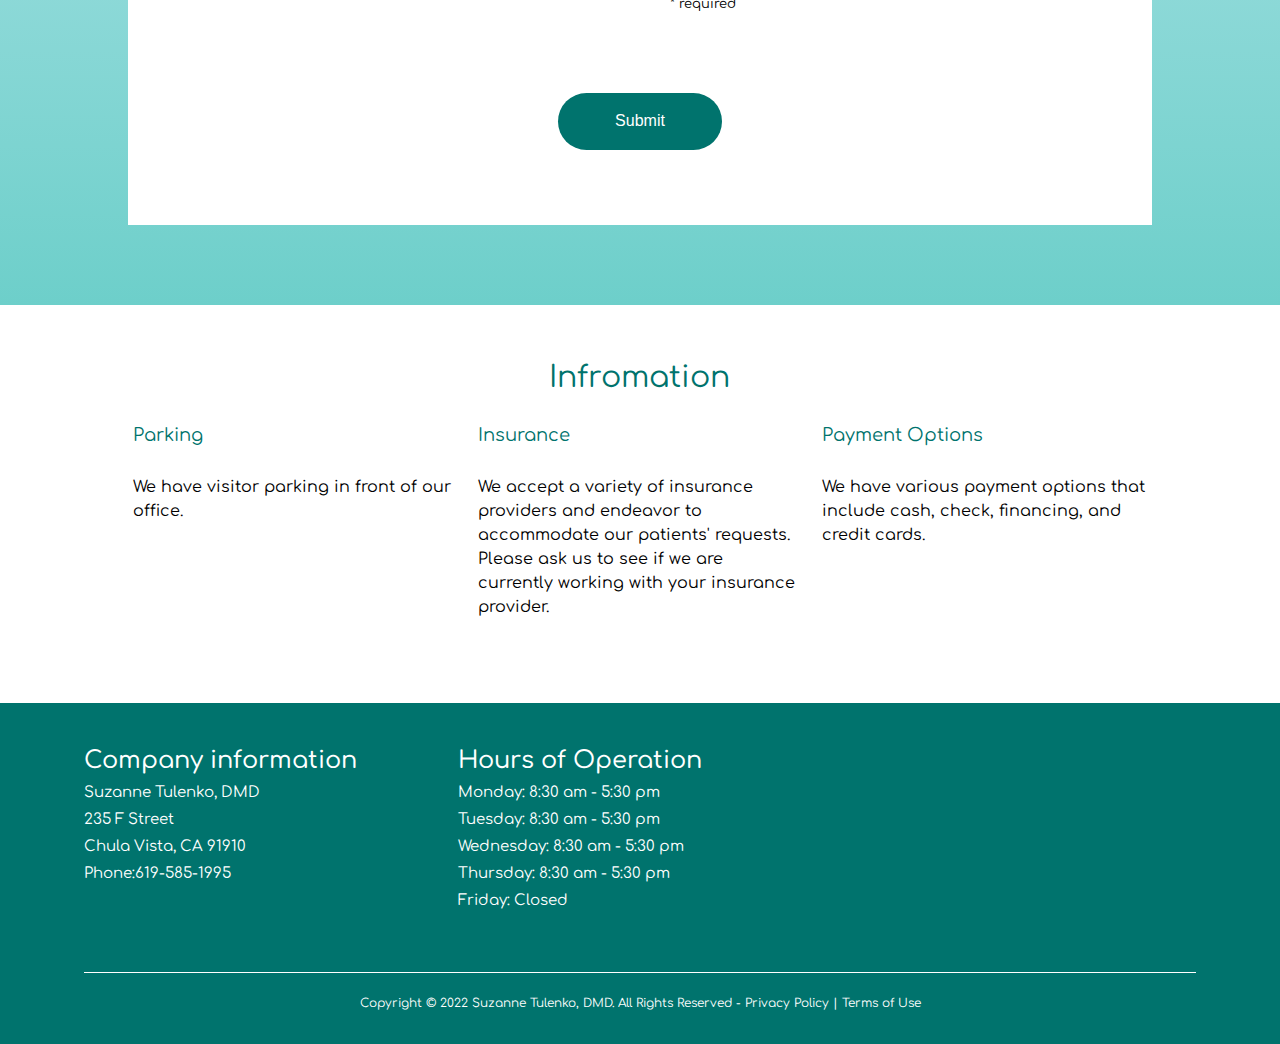
<file: pages/contact.html>
<!DOCTYPE html>
<html lang="en">
    <head>
        <title>Contact | Suzanne Tulenko</title>
        <meta charset="utf-8">
        <meta http-equiv="X-UA-Compatible" content="ie=edge">
        <meta name="viewport" content="width=device-width, initial-scale=1">
        <meta name="description" content="Suzanne Tulenko, DMD. Full Service Dental Practice in Chula Vista, CA">
        <meta name="author" content="FEWD1 Group1">
        <meta name="format-detection" content="telephone=no">
<!--        google fonts-->
        <link rel="preconnect" href="https://fonts.googleapis.com">
        <link rel="preconnect" href="https://fonts.gstatic.com" crossorigin>
        <link href="https://fonts.googleapis.com/css2?family=Comfortaa:wght@300;400;500;600;700&display=swap" rel="stylesheet">
<!--        google icons for the menu icon-->      
        <link rel="stylesheet" href="https://fonts.googleapis.com/css2?family=Material+Symbols+Outlined:opsz,wght,FILL,GRAD@20..48,100..700,0..1,-50..200">

        <link href="../css/main.css" rel="stylesheet" type="text/css">
    </head>
<!--    !!!!header and footer HTML is the same as the home page. See comments on the home page!!!! -->
    <body id="contact"> <!-- put id="PAGE NAME" into every sub-page-->
        <header class="subPage"> <!-- put class="subPage" into all sub pages -->
            <nav>
                <span class="material-symbols-outlined mainNav">menu</span>
                <ul class="mainNav">
                    <li><a href="../index.html">Home</a></li>
                    <li><a href="about.html">About</a></li>
                    <li class="mainNav" id="servicesNav">
                        <a href="services.html" class="subNav">Services</a>
                        <span class="subNav">&#9660;</span>
                        <ul class="subNav">
                            <li><a href="cerec.html">Cerec</a></li>
                            <li><a href="veneers.html">Porcelain Veneers</a></li>
                            <li><a href="hygiene.html">Hygiene</a></li>
                            <li><a href="rootcanals.html">Root Canals</a></li>
                            <li><a href="cosmetic.html">Cosmetic Dentistry</a></li>
                            <li><a href="whitening.html">Whitening</a></li>
                            <li><a href="nightguards.html">Nightguards</a></li>
                            <li><a href="crowns.html">Crown Implants</a></li>
                            <li><a href="bridge.html">Bridge Work</a></li>
                        </ul>
                    </li>
                    <li><a href="office.html">Office</a></li>
                    <li><a href="contact.html">Contact</a></li>
                </ul>
            </nav>
            <section id="comName">
                <a href="../index.html"><img id="logo" src="../images/logo.png" alt="Suzanne Tulenko, DMD"></a>
                <h2><a href="../index.html" class="logoName">Suzanne Tulenko, DMD</a></h2>
            </section>
            <a class="hButton button" id ="callButton" href="#">Call: 619-585-1995</a> 
            <a id="callIcon" href="#"><img src="../images/phone.jpg" alt="Call icon"></a>
            <section id="hero">
                <div id="heroText">
                    <h1>Contact</h1>
                    <h2>A Full Service Dental Practice</h2>
                </div>
                <a class="hButton button" href="contact.html">Schedule Appointment</a>
            </section>
        </header>
        
        <main class="subPage"> <!-- put class="subPage" into all sub pages -->
            <article class="topArticle">
                <h2>Contact Us</h2>
                <p>We are pleased to offer a wide variety of services to our patients. Sometimes questions arise about steps and procedures that need to be answered. We are standing by during business hours to answer any and all of your dental questions. You can use the form below, give us a call, or email us directly and we will get back to you as soon as possible.</p>
                <ul>
                    <li>Call: <a href="#">619-585-1995</a></li>
                    <li>Mail: <a href="mailto:info@tulenkodmd.com">info@tulenkodmd.com</a></li>
                </ul>
                <img src="../images/contact.jpg" alt="consulting a doctor">
                </article>
            <article id="form" class="greenBack">
                <h3>Contact Form</h3>
                <form action="#" method="post" id="mainContactForm" enctype="text/plain">
                    <fieldset class="yourInfo">
                        <legend>Your information</legend>
                        <ul class="basicInfo">
                            <li class="text1">
                                <label for="fName">First name *</label>
                                <input type="text" id="fName" name="first_name" placeholder="First Name" required>
                            </li>
                            <li class="text2">
                                <label for="lName">Last name *</label>
                                <input type="text" id="lName" name="last_name" placeholder="Last Name" required>
                            </li>
                            <li class="text3">
                                <label for="email">Email *</label>
                                <input type="email" id="email" name="email" placeholder="abc@cde.com" required>
                            </li>
                            <li class="text3">
                                <label for="phone">Phone</label>
                                <input type="tel" id="phone" name="phone" placeholder="111 123-4567">
                            </li>
                        </ul>
                        <p>Have you visited us before?</p>
                        <ul class="pType">
                            <li> 
                               <input type="radio" name="patientType" id="newPatient" value="newPatient">
                               <label for="newPatient">New Patient</label>
                            </li>
                            <li> 
                               <input type="radio" name="patientType" id="returningPatient" value="returningPatient">
                               <label for="returningPatient">Returning or Current Patient</label>
                            </li>
                        </ul>
                    </fieldset>
                    <fieldset class="inquiry">
                    <legend>Your Inquiry</legend>
                        <select name="subject" id="subject">
                           <option value="">Select Subject</option>
                           <option value="question">Question</option>
                           <option value="appointment">Book appointment</option>
                           <option value="other">Other</option>
                        </select>
                        <p>Message</p>
                        <textarea name="message" id="message"></textarea>
                        <p>How did you hear about us?</p> 
                        <ul class="howHearUs">
                        <li>
                            <input type="checkbox" name="howHearUs" id="friend" value="friend">
                            <label for="friend">friend or family</label>
                        </li>
                        <li>
                            <input type="checkbox" name="howHearUs" id="search" value="search">
                            <label for="search">Search online</label>
                        </li>
                        <li>
                            <input type="checkbox" name="howHearUs" id="other" value="other">
                            <label for="other">Other</label>
                        </li>
                        </ul>
                        <p class="formNote">* required</p>
                    </fieldset>
                    <input type="submit" id="submit" value="Submit" class="formButton">
                </form>
            </article>
            <article class="subArticle2 visitorInfo">
                <h2>Infromation</h2>
                <div class="visitorInfo">
                    <h3>Parking</h3>
                    <p>We have visitor parking in front of our office.</p>
                </div>
                <div class="visitorInfo">
                    <h3>Insurance</h3>
                    <p>We accept a variety of insurance providers and endeavor to accommodate our patients' requests. Please ask us to see if we are currently working with your insurance provider.</p>
                </div>
                <div class="visitorInfo">
                    <h3>Payment Options</h3>
                    <p>We have various payment options that include cash, check, financing, and credit cards.</p>
                </div>
            </article>
        </main>
        
        <footer class="subPage"> <!-- put class="subPage" into all sub pages -->
            <div class="footer">
                <section id="comInfo">
                    <h2>Company information</h2>
                    <p>Suzanne Tulenko, DMD</p>
                    <p>235 F Street</p>
                    <p>Chula Vista, CA 91910</p>
                    <p>Phone:619-585-1995</p>
                </section>
                <section id="hoursOp">
                    <h2>Hours of Operation</h2>               
                    <p>Monday: 8:30 am - 5:30 pm</p>
                    <p>Tuesday: 8:30 am - 5:30 pm</p>
                    <p>Wednesday: 8:30 am - 5:30 pm</p>
                    <p>Thursday: 8:30 am - 5:30 pm</p>
                    <p>Friday: Closed</p>   
                </section>
                <div id="gMap">
                    <iframe src="https://www.google.com/maps/embed?pb=!1m14!1m8!1m3!1d13438.562979861375!2d-117.0773272!3d32.6423893!3m2!1i1024!2i768!4f13.1!3m3!1m2!1s0x0%3A0x2d05baaedf71facb!2sTulenko%20Suzanne%20B%20DDS!5e0!3m2!1sen!2sus!4v1671749266531!5m2!1sen!2sus" width="600" height="450" style="border:0;" allowfullscreen="" loading="lazy" referrerpolicy="no-referrer-when-downgrade"></iframe>
                </div>
                <section id="copy">
                    <p>Copyright © 2022 Suzanne Tulenko, DMD.</p> <p>All Rights Reserved - <a href="#">Privacy Policy</a> | <a href="#">Terms of Use</a></p>
                </section>
            </div>
        </footer>
<!--        jquery-->
        <script src="https://ajax.googleapis.com/ajax/libs/jquery/3.6.3/jquery.min.js"></script>
        <script>
        $(document).ready(function(){
////// Toggle Navigations /////
            $('span.mainNav').click(function(){
                $(this).next('ul.mainNav').slideToggle('slow');
            }); 
            $('span.subNav').click(function(){
                $(this).next('ul.subNav').slideToggle('slow');
            });
            //remove STYLE attributes that are put into <ul>s automatically (element.style) after resizing to reset toggle navigations
            var timer = false;
            var prewidth = $(window).width();
            $(window).resize(function() {
            if (timer !== false) {
                clearTimeout(timer);
            }
            timer = setTimeout(function() {
                var nowWidth = $(window).width();
                if(prewidth !== nowWidth){
                $('ul.mainNav').removeAttr('style');
                $('ul.subNav').removeAttr('style');
            }
            prewidth = nowWidth;
            }, 200);
            });
////// END Toggle Navigations /////
        });
        </script> 
<!--  END  jquery--> 
    </body>
</html>
</file>
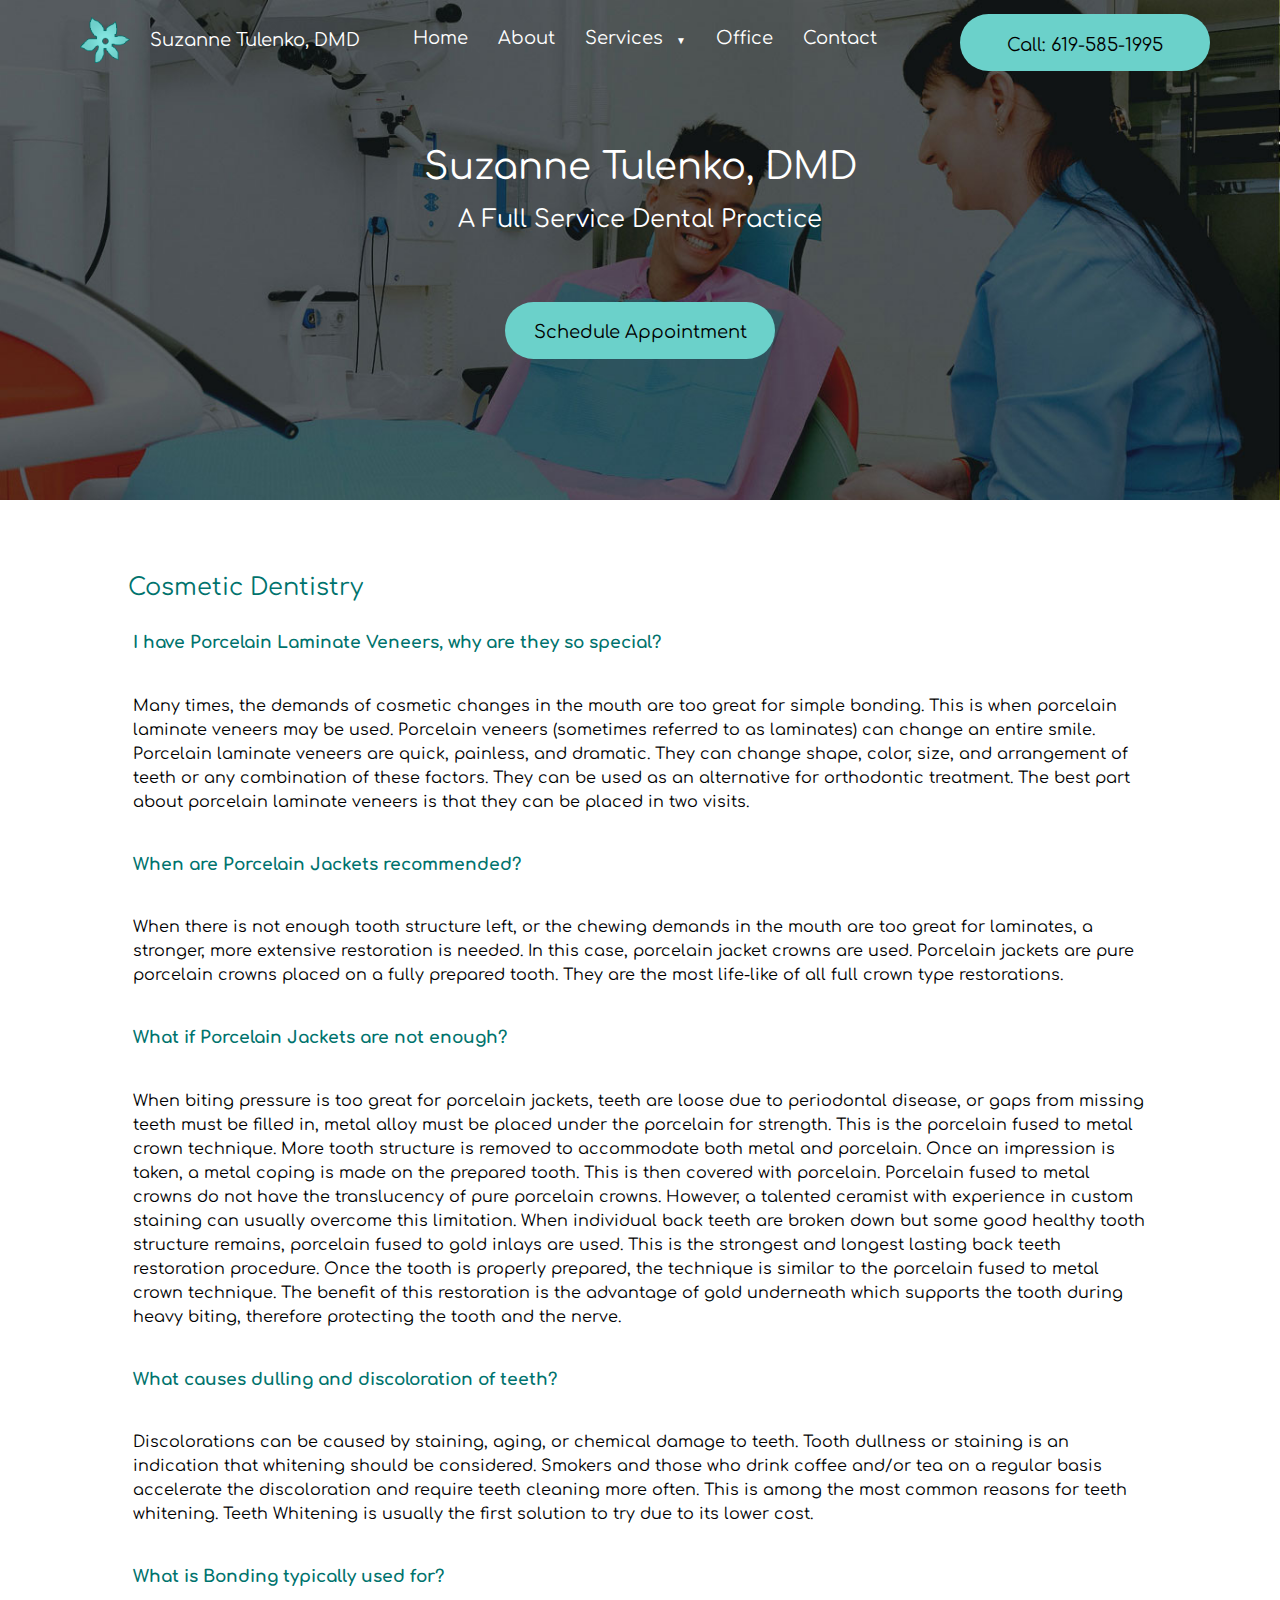
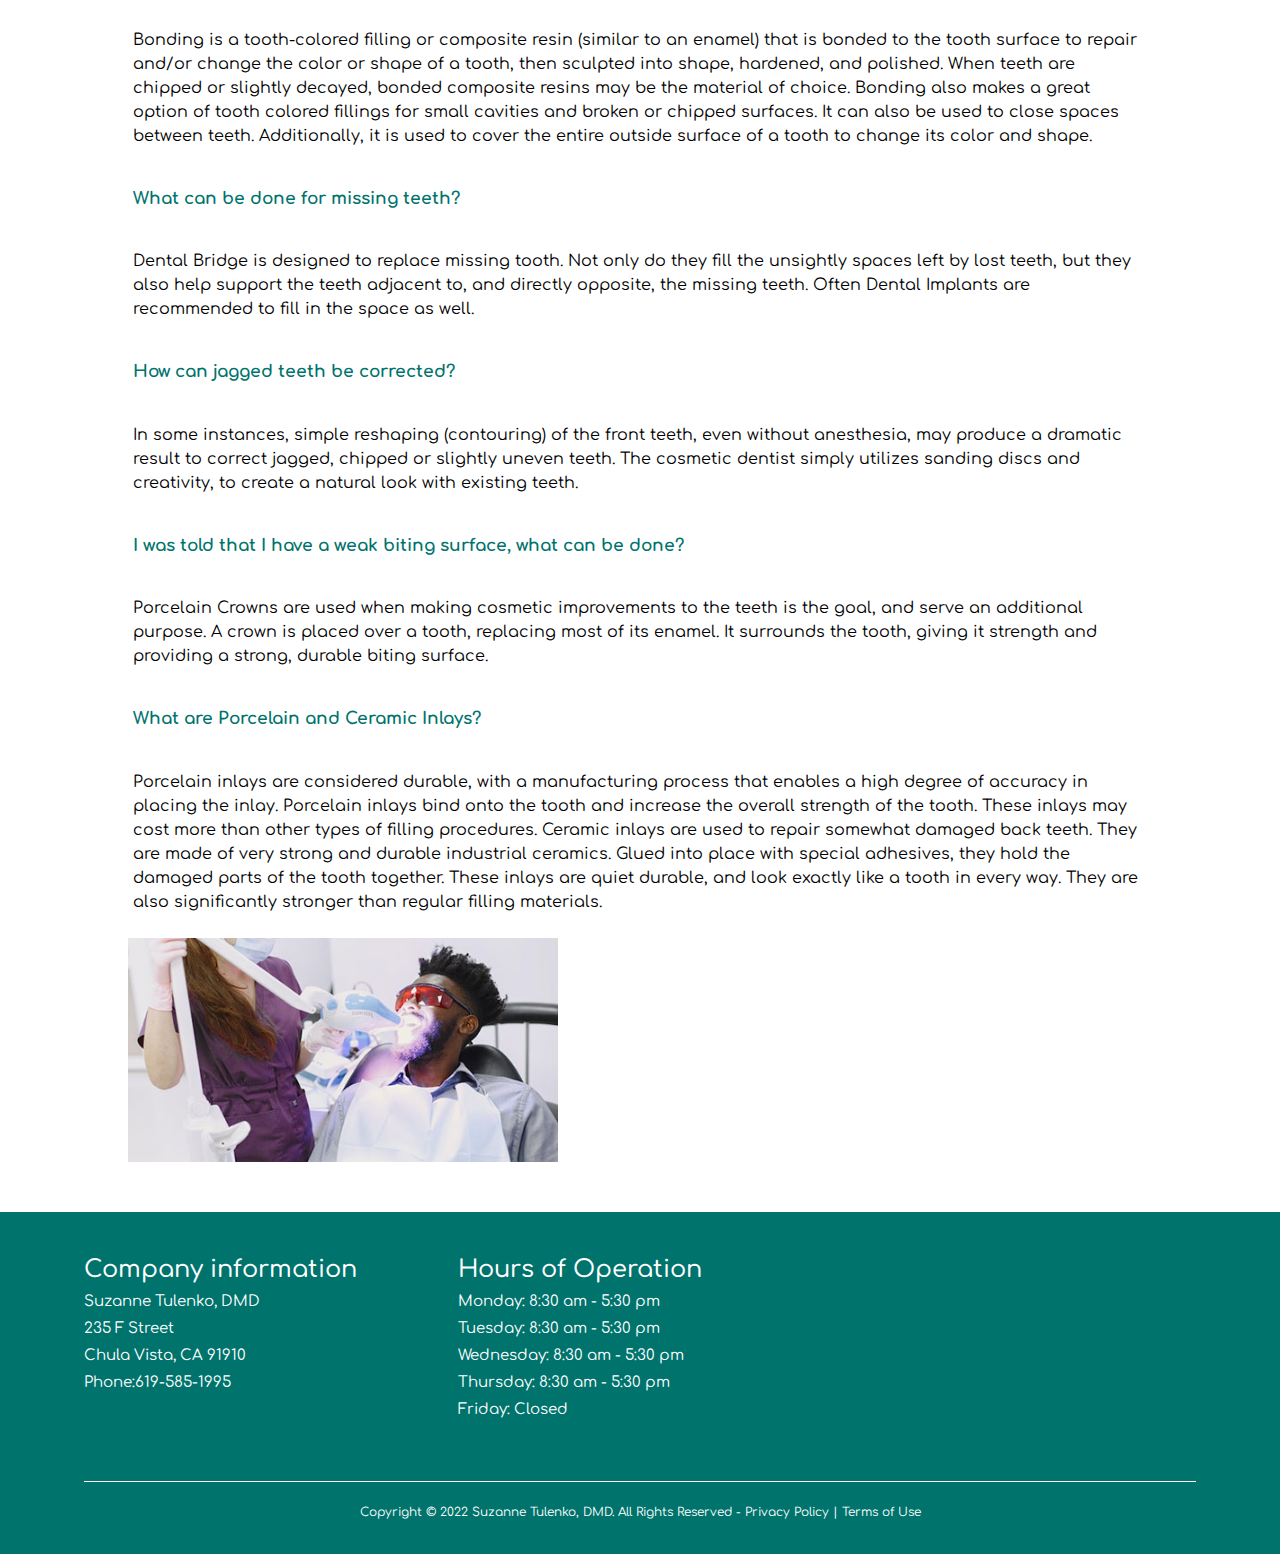
<file: pages/cosmetic.html>
<!DOCTYPE html>
<html lang="en">
    <head>
        <title>Services | Cosmetic Dentistry | Suzanne Tulenko</title>
        <meta charset="utf-8">
        <meta http-equiv="X-UA-Compatible" content="ie=edge">
        <meta name="viewport" content="width=device-width, initial-scale=1">
        <meta name="description" content="Suzanne Tulenko, DMD. Full Service Dental Practice in Chula Vista, CA">
        <meta name="author" content="FEWD1 Group1">
        <meta name="format-detection" content="telephone=no">
<!--        google fonts-->
        <link rel="preconnect" href="https://fonts.googleapis.com">
        <link rel="preconnect" href="https://fonts.gstatic.com" crossorigin>
        <link href="https://fonts.googleapis.com/css2?family=Comfortaa:wght@300;400;500;600;700&display=swap" rel="stylesheet">
<!--        google icons for the menu icon-->      
        <link rel="stylesheet" href="https://fonts.googleapis.com/css2?family=Material+Symbols+Outlined:opsz,wght,FILL,GRAD@20..48,100..700,0..1,-50..200">
               
        <link href="../css/main.css" rel="stylesheet" type="text/css">
    </head>
<!--    !!!!header and footer HTML is the same as the home page. See comments on the home page!!!! -->
    <body id="services"> <!-- put id="PAGE NAME" into every sub-page-->
        <header class="subPage"> <!-- put class="subPage" into all sub pages -->
            <nav>
                <span class="material-symbols-outlined mainNav">menu</span>
                <ul class="mainNav">
                    <li><a href="../index.html">Home</a></li>
                    <li><a href="about.html">About</a></li>
                    <li class="mainNav" id="servicesNav">
                        <a href="services.html" class="subNav">Services</a>
                        <span class="subNav">&#9660;</span>
                        <ul class="subNav">
                            <li><a href="cerec.html">Cerec</a></li>
                            <li><a href="veneers.html">Porcelain Veneers</a></li>
                            <li><a href="hygiene.html">Hygiene</a></li>
                            <li><a href="rootcanals.html">Root Canals</a></li>
                            <li><a href="cosmetic.html">Cosmetic Dentistry</a></li>
                            <li><a href="whitening.html">Whitening</a></li>
                            <li><a href="nightguards.html">Nightguards</a></li>
                            <li><a href="crowns.html">Crown Implants</a></li>
                            <li><a href="bridge.html">Bridge Work</a></li>
                        </ul>
                    </li>
                    <li><a href="office.html">Office</a></li>
                    <li><a href="contact.html">Contact</a></li>
                </ul>
            </nav>
            <section id="comName">
                <a href="../index.html"><img id="logo" src="../images/logo.png" alt="Suzanne Tulenko, DMD"></a>
                <h2><a href="../index.html" class="logoName">Suzanne Tulenko, DMD</a></h2>
            </section>
            <a class="hButton button" id ="callButton" href="#">Call: 619-585-1995</a> 
            <a id="callIcon" href="#"><img src="../images/phone.jpg" alt="Call icon"></a>
            <section id="hero">
                <div id="heroText">
                    <h1>Suzanne Tulenko, DMD</h1>
                    <h2>A Full Service Dental Practice</h2>
                </div>
                <a class="hButton button" href="contact.html">Schedule Appointment</a>
            </section>
        </header>
        
        <main class="subPage sMenuPage"> <!-- put class="subPage" into all sub pages -->
            <article>
                <h2>Cosmetic Dentistry</h2>


                <h3>I have Porcelain Laminate Veneers, why are they so special?</h3>

                <p>Many times, the demands of cosmetic changes in the mouth are too great for simple bonding. This is when porcelain laminate veneers may be used. Porcelain veneers (sometimes referred to as laminates) can change an entire smile. Porcelain laminate veneers are quick, painless, and dramatic. They can change shape, color, size, and arrangement of teeth or any combination of these factors. They can be used as an alternative for orthodontic treatment. The best part about porcelain laminate veneers is that they can be placed in two visits.</p>

                <h3>When are Porcelain Jackets recommended?</h3>

                <p>When there is not enough tooth structure left, or the chewing demands in the mouth are too great for laminates, a stronger, more extensive restoration is needed. In this case, porcelain jacket crowns are used. Porcelain jackets are pure porcelain crowns placed on a fully prepared tooth. They are the most life-like of all full crown type restorations.</p>

                <h3>What if Porcelain Jackets are not enough?</h3>

                <p>When biting pressure is too great for porcelain jackets, teeth are loose due to periodontal disease, or gaps from missing teeth must be filled in, metal alloy must be placed under the porcelain for strength. This is the porcelain fused to metal crown technique. More tooth structure is removed to accommodate both metal and porcelain. Once an impression is taken, a metal coping is made on the prepared tooth. This is then covered with porcelain. Porcelain fused to metal crowns do not have the translucency of pure porcelain crowns. However, a talented ceramist with experience in custom staining can usually overcome this limitation. When individual back teeth are broken down but some good healthy tooth structure remains, porcelain fused to gold inlays are used. This is the strongest and longest lasting back teeth restoration procedure. Once the tooth is properly prepared, the technique is similar to the porcelain fused to metal crown technique. The benefit of this restoration is the advantage of gold underneath which supports the tooth during heavy biting, therefore protecting the tooth and the nerve.</p>
                <h3>What causes dulling and discoloration of teeth?</h3>
                <p>Discolorations can be caused by staining, aging, or chemical damage to teeth. Tooth dullness or staining is an indication that whitening should be considered. Smokers and those who drink coffee and/or tea on a regular basis accelerate the discoloration and require teeth cleaning more often. This is among the most common reasons for teeth whitening. Teeth Whitening is usually the first solution to try due to its lower cost.</p>
                <h3>What is Bonding typically used for?</h3>
                <p>Bonding is a tooth-colored filling or composite resin (similar to an enamel) that is bonded to the tooth surface to repair and/or change the color or shape of a tooth, then sculpted into shape, hardened, and polished. When teeth are chipped or slightly decayed, bonded composite resins may be the material of choice. Bonding also makes a great option of tooth colored fillings for small cavities and broken or chipped surfaces. It can also be used to close spaces between teeth. Additionally, it is used to cover the entire outside surface of a tooth to change its color and shape.</p>
                <h3>What can be done for missing teeth?</h3>
                <p>Dental Bridge is designed to replace missing tooth. Not only do they fill the unsightly spaces left by lost teeth, but they also help support the teeth adjacent to, and directly opposite, the missing teeth. Often Dental Implants are recommended to fill in the space as well.</p>
                <h3>How can jagged teeth be corrected?</h3>
                <p>In some instances, simple reshaping (contouring) of the front teeth, even without anesthesia, may produce a dramatic result to correct jagged, chipped or slightly uneven teeth. The cosmetic dentist simply utilizes sanding discs and creativity, to create a natural look with existing teeth.</p>
                <h3>I was told that I have a weak biting surface, what can be done?</h3>
                <p>Porcelain Crowns are used when making cosmetic improvements to the teeth is the goal, and serve an additional purpose. A crown is placed over a tooth, replacing most of its enamel. It surrounds the tooth, giving it strength and providing a strong, durable biting surface.</p>
                <h3>What are Porcelain and Ceramic Inlays?</h3>
                <p>Porcelain inlays are considered durable, with a manufacturing process that enables a high degree of accuracy in placing the inlay. Porcelain inlays bind onto the tooth and increase the overall strength of the tooth. These inlays may cost more than other types of filling procedures. Ceramic inlays are used to repair somewhat damaged back teeth. They are made of very strong and durable industrial ceramics. Glued into place with special adhesives, they hold the damaged parts of the tooth together. These inlays are quiet durable, and look exactly like a tooth in every way. They are also significantly stronger than regular filling materials.</p>
                
                <figure>
                    <picture>
                        <source media="(min-width: 450px)" srcset="../images/cosmetic-lg.jpg">
                        <source media="(min-width: 0px)" srcset="../images/cosmetic-sm.jpg">
                        <img src="../images/cosmetic-sm.jpg" alt="Cosmetic Dentistry">
                    </picture>
                </figure>
                </article>
        </main>
        
        <footer class="subPage"> <!-- put class="subPage" into all sub pages -->
            <div class="footer">
                <section id="comInfo">
                    <h2>Company information</h2>
                    <p>Suzanne Tulenko, DMD</p>
                    <p>235 F Street</p>
                    <p>Chula Vista, CA 91910</p>
                    <p>Phone:619-585-1995</p>
                </section>
                <section id="hoursOp">
                    <h2>Hours of Operation</h2>               
                    <p>Monday: 8:30 am - 5:30 pm</p>
                    <p>Tuesday: 8:30 am - 5:30 pm</p>
                    <p>Wednesday: 8:30 am - 5:30 pm</p>
                    <p>Thursday: 8:30 am - 5:30 pm</p>
                    <p>Friday: Closed</p>   
                </section>
                <div id="gMap">
                    <iframe src="https://www.google.com/maps/embed?pb=!1m14!1m8!1m3!1d13438.562979861375!2d-117.0773272!3d32.6423893!3m2!1i1024!2i768!4f13.1!3m3!1m2!1s0x0%3A0x2d05baaedf71facb!2sTulenko%20Suzanne%20B%20DDS!5e0!3m2!1sen!2sus!4v1671749266531!5m2!1sen!2sus" width="600" height="450" style="border:0;" allowfullscreen="" loading="lazy" referrerpolicy="no-referrer-when-downgrade"></iframe>
                </div>
                <section id="copy">
                    <p>Copyright © 2022 Suzanne Tulenko, DMD.</p> <p>All Rights Reserved - <a href="#">Privacy Policy</a> | <a href="#">Terms of Use</a></p>
                </section>
            </div>
        </footer>
<!--        jquery-->
        <script src="https://ajax.googleapis.com/ajax/libs/jquery/3.6.3/jquery.min.js"></script>
        <script>
        $(document).ready(function(){
////// Toggle Navigations /////
            $('span.mainNav').click(function(){
                $(this).next('ul.mainNav').slideToggle('slow');
            }); 
            $('span.subNav').click(function(){
                $(this).next('ul.subNav').slideToggle('slow');
            });
            //remove STYLE attributes that are put into <ul>s automatically (element.style) after resizing to reset toggle navigations
            var timer = false;
            var prewidth = $(window).width();
            $(window).resize(function() {
            if (timer !== false) {
                clearTimeout(timer);
            }
            timer = setTimeout(function() {
                var nowWidth = $(window).width();
                if(prewidth !== nowWidth){
                $('ul.mainNav').removeAttr('style');
                $('ul.subNav').removeAttr('style');
            }
            prewidth = nowWidth;
            }, 200);
            });
////// END Toggle Navigations /////
        });
        </script> 
<!--  END  jquery--> 
    </body>
</html>
</file>
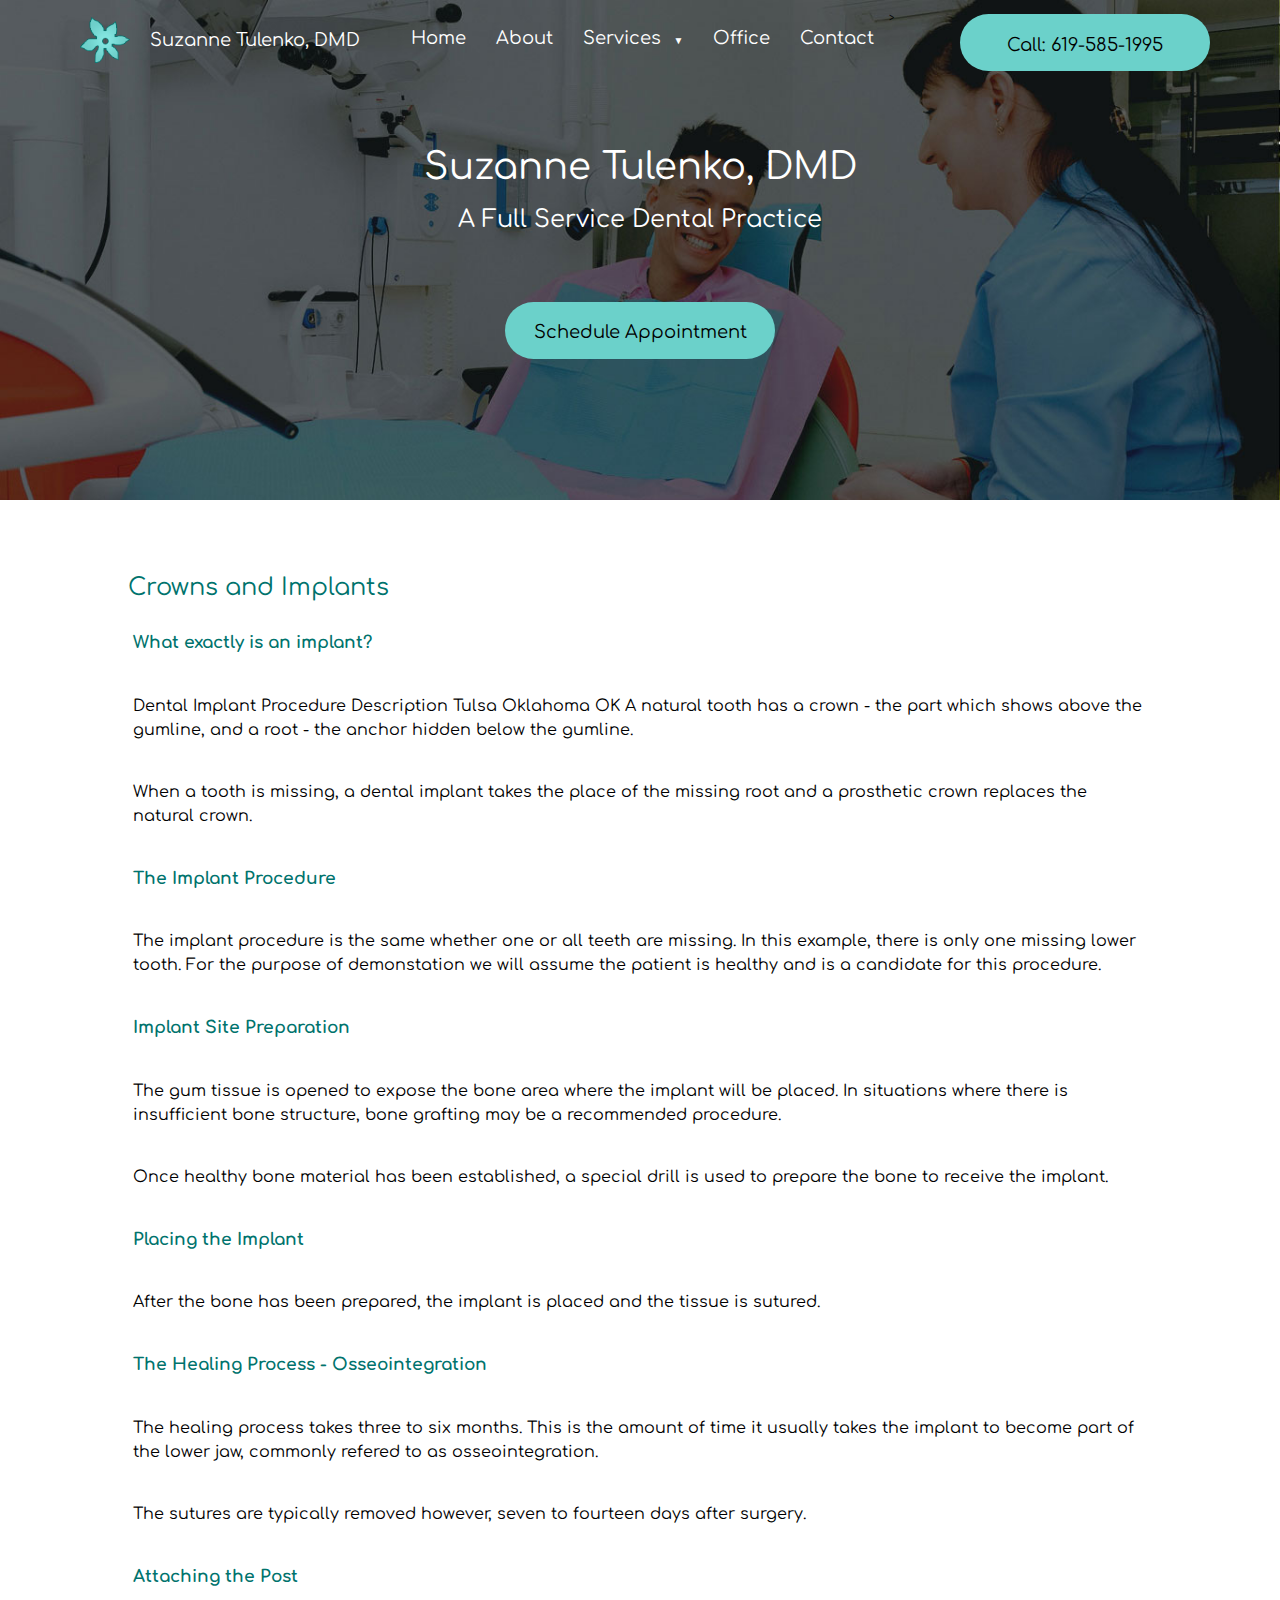
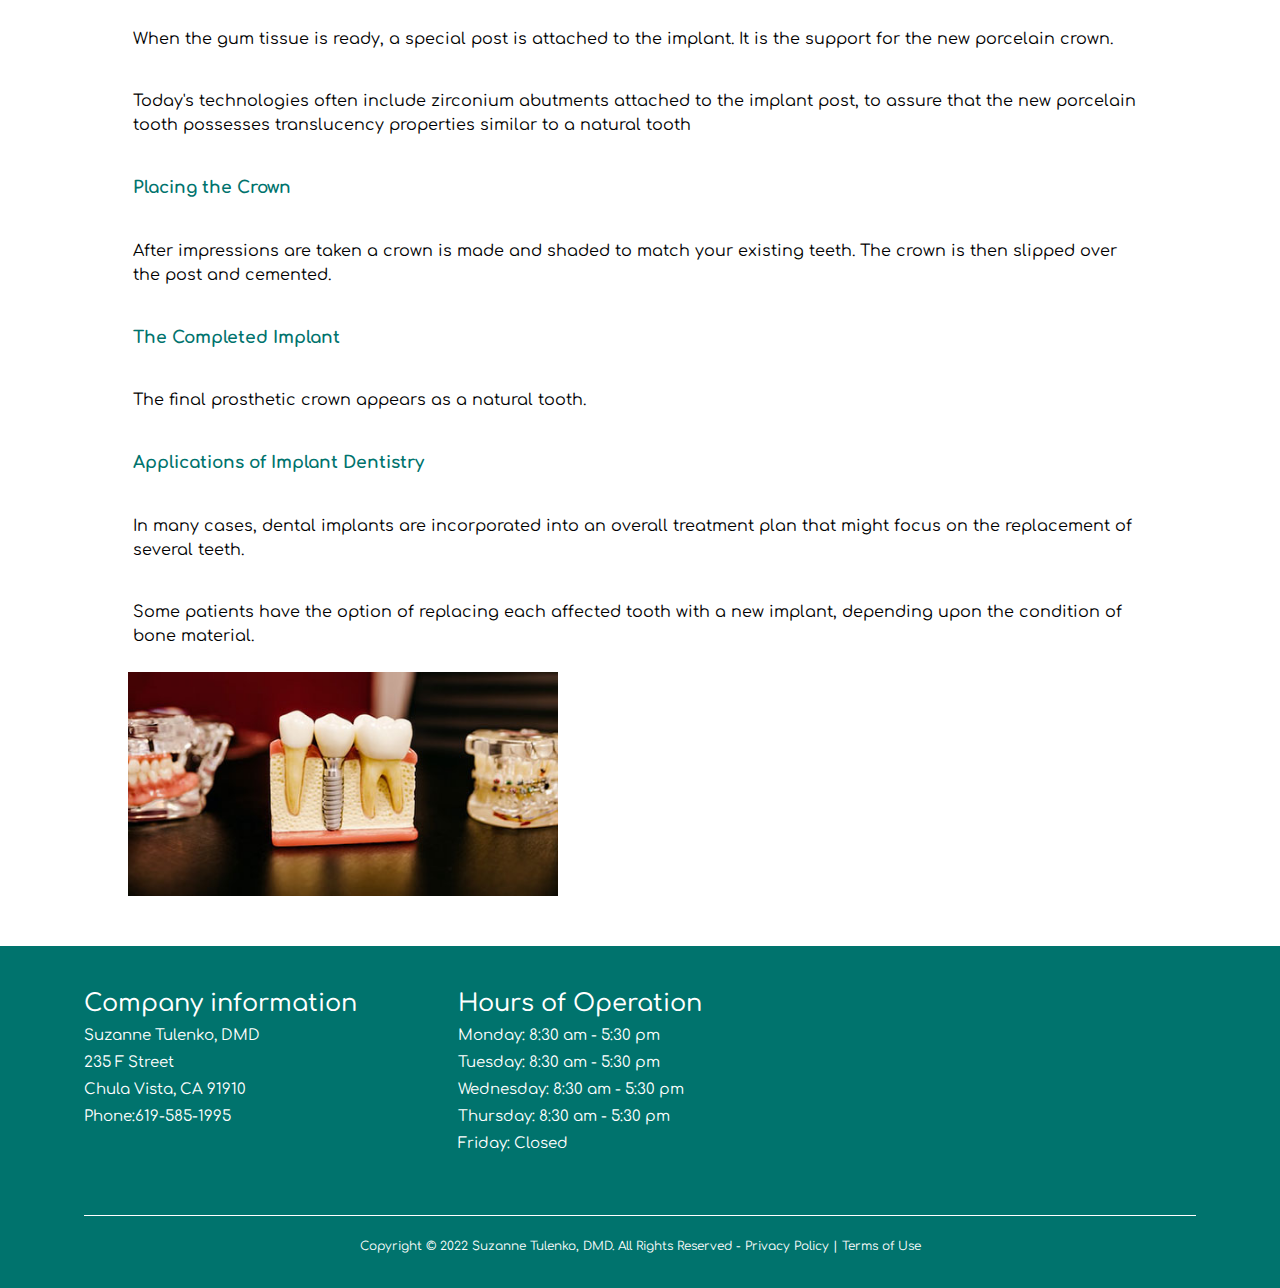
<file: pages/crowns.html>
<!DOCTYPE html>
<html lang="en">
    <head>
        <title>Services | Crown Implants | Suzanne Tulenko</title>
        <meta charset="utf-8">
        <meta http-equiv="X-UA-Compatible" content="ie=edge">
        <meta name="viewport" content="width=device-width, initial-scale=1">
        <meta name="description" content="Suzanne Tulenko, DMD. Full Service Dental Practice in Chula Vista, CA">
        <meta name="author" content="FEWD1 Group1">
        <meta name="format-detection" content="telephone=no">
<!--        google fonts-->
        <link rel="preconnect" href="https://fonts.googleapis.com">
        <link rel="preconnect" href="https://fonts.gstatic.com" crossorigin>
        <link href="https://fonts.googleapis.com/css2?family=Comfortaa:wght@300;400;500;600;700&display=swap" rel="stylesheet">
<!--        google icons for the menu icon-->      
        <link rel="stylesheet" href="https://fonts.googleapis.com/css2?family=Material+Symbols+Outlined:opsz,wght,FILL,GRAD@20..48,100..700,0..1,-50..200">
               
        <link href="../css/main.css" rel="stylesheet" type="text/css">
    </head>
<!--    !!!!header and footer HTML is the same as the home page. See comments on the home page!!!! -->
    <body id="services"> <!-- put id="PAGE NAME" into every sub-page-->
        <header class="subPage"> <!-- put class="subPage" into all sub pages -->
            <nav>
                <span class="material-symbols-outlined mainNav">menu</span>
                <ul class="mainNav">
                    <li><a href="../index.html">Home</a></li>
                    <li><a href="about.html">About</a></li>
                    <li class="mainNav" id="servicesNav">
                        <a href="services.html" class="subNav">Services</a>
                        <span class="subNav">&#9660;</span>
                        <ul class="subNav">
                            <li><a href="cerec.html">Cerec</a></li>
                            <li><a href="veneers.html">Porcelain Veneers</a></li>
                            <li><a href="hygiene.html">Hygiene</a></li>
                            <li><a href="rootcanals.html">Root Canals</a></li>
                            <li><a href="cosmetic.html">Cosmetic Dentistry</a></li>
                            <li><a href="whitening.html">Whitening</a></li>
                            <li><a href="nightguards.html">Nightguards</a></li>
                            <li><a href="crowns.html">Crown Implants</a></li>
                            <li><a href="bridge.html">Bridge Work</a></li>
                        </ul>
                    </li>
                    <li><a href="office.html">Office</a></li>
                    <li><a href="contact.html">Contact</a></li>>
                </ul>
            </nav>
            <section id="comName">
                <a href="../index.html"><img id="logo" src="../images/logo.png" alt="Suzanne Tulenko, DMD"></a>
                <h2><a href="../index.html" class="logoName">Suzanne Tulenko, DMD</a></h2>
            </section>
            <a class="hButton button" id ="callButton" href="#">Call: 619-585-1995</a> 
            <a id="callIcon" href="#"><img src="../images/phone.jpg" alt="Call icon"></a>
            <section id="hero">
                <div id="heroText">
                    <h1>Suzanne Tulenko, DMD</h1>
                    <h2>A Full Service Dental Practice</h2>
                </div>
                <a class="hButton button" href="contact.html">Schedule Appointment</a>
            </section>
        </header>
        
        <main class="subPage sMenuPage"> <!-- put class="subPage" into all sub pages -->
            <article>
                <h2>Crowns and Implants</h2>
                <h3>What exactly is an implant?</h3>
                <p>Dental Implant Procedure Description Tulsa Oklahoma OK A natural tooth has a crown - the part which shows above the gumline, and a root - the anchor hidden below the gumline.</p>
                <p>When a tooth is missing, a dental implant takes the place of the missing root and a prosthetic crown replaces the natural crown.</p>

                <h3>The Implant Procedure</h3>

                <p>The implant procedure is the same whether one or all teeth are missing. In this example, there is only one missing lower tooth. For the purpose of demonstation we will assume the patient is healthy and is a candidate for this procedure.</p>

                <h3>Implant Site Preparation</h3>

                <p>The gum tissue is opened to expose the bone area where the implant will be placed. In situations where there is insufficient bone structure, bone grafting may be a recommended procedure.</p>
                <p>Once healthy bone material has been established, a special drill is used to prepare the bone to receive the implant.</p>

                <h3>Placing the Implant</h3>

                <p>After the bone has been prepared, the implant is placed and the tissue is sutured.</p>
                
                <h3>The Healing Process - Osseointegration</h3>

                <p>The healing process takes three to six months. This is the amount of time it usually takes the implant to become part of the lower jaw, commonly refered to as osseointegration.</p>
                <p>The sutures are typically removed however, seven to fourteen days after surgery.</p>
                
                <h3>Attaching the Post</h3>

                <p>When the gum tissue is ready, a special post is attached to the implant. It is the support for the new porcelain crown.</p>

                <p>Today's technologies often include zirconium abutments attached to the implant post, to assure that the new porcelain tooth possesses translucency properties similar to a natural tooth</p>
               
                <h3>Placing the Crown</h3>

                <p>After impressions are taken a crown is made and shaded to match your existing teeth. The crown is then slipped over the post and cemented.</p>
                <h3>The Completed Implant</h3>

                <p>The final prosthetic crown appears as a natural tooth.</p>
                <h3>Applications of Implant Dentistry</h3>

                <p>In many cases, dental implants are incorporated into an overall treatment plan that might focus on the replacement of several teeth.</p>
                <p>Some patients have the option of replacing each affected tooth with a new implant, depending upon the condition of bone material.</p>


                <figure>
                    <picture>
                        <source media="(min-width: 450px)" srcset="../images/crowns-lg.jpg">
                        <source media="(min-width: 0px)" srcset="../images/crowns-sm.jpg">
                        <img src="../images/crowns-sm.jpg" alt="Crowns and Implants">
                    </picture>
                </figure>
                </article>
        </main>
        
        <footer class="subPage"> <!-- put class="subPage" into all sub pages -->
            <div class="footer">
                <section id="comInfo">
                    <h2>Company information</h2>
                    <p>Suzanne Tulenko, DMD</p>
                    <p>235 F Street</p>
                    <p>Chula Vista, CA 91910</p>
                    <p>Phone:619-585-1995</p>
                </section>
                <section id="hoursOp">
                    <h2>Hours of Operation</h2>               
                    <p>Monday: 8:30 am - 5:30 pm</p>
                    <p>Tuesday: 8:30 am - 5:30 pm</p>
                    <p>Wednesday: 8:30 am - 5:30 pm</p>
                    <p>Thursday: 8:30 am - 5:30 pm</p>
                    <p>Friday: Closed</p>   
                </section>
                <div id="gMap">
                    <iframe src="https://www.google.com/maps/embed?pb=!1m14!1m8!1m3!1d13438.562979861375!2d-117.0773272!3d32.6423893!3m2!1i1024!2i768!4f13.1!3m3!1m2!1s0x0%3A0x2d05baaedf71facb!2sTulenko%20Suzanne%20B%20DDS!5e0!3m2!1sen!2sus!4v1671749266531!5m2!1sen!2sus" width="600" height="450" style="border:0;" allowfullscreen="" loading="lazy" referrerpolicy="no-referrer-when-downgrade"></iframe>
                </div>
                <section id="copy">
                    <p>Copyright © 2022 Suzanne Tulenko, DMD.</p> <p>All Rights Reserved - <a href="#">Privacy Policy</a> | <a href="#">Terms of Use</a></p>
                </section>
            </div>
        </footer>
<!--        jquery-->
        <script src="https://ajax.googleapis.com/ajax/libs/jquery/3.6.3/jquery.min.js"></script>
        <script>
        $(document).ready(function(){
////// Toggle Navigations /////
            $('span.mainNav').click(function(){
                $(this).next('ul.mainNav').slideToggle('slow');
            }); 
            $('span.subNav').click(function(){
                $(this).next('ul.subNav').slideToggle('slow');
            });
            //remove STYLE attributes that are put into <ul>s automatically (element.style) after resizing to reset toggle navigations
            var timer = false;
            var prewidth = $(window).width();
            $(window).resize(function() {
            if (timer !== false) {
                clearTimeout(timer);
            }
            timer = setTimeout(function() {
                var nowWidth = $(window).width();
                if(prewidth !== nowWidth){
                $('ul.mainNav').removeAttr('style');
                $('ul.subNav').removeAttr('style');
            }
            prewidth = nowWidth;
            }, 200);
            });
////// END Toggle Navigations /////
        });
        </script> 
<!--  END  jquery--> 
    </body>
</html>
</file>
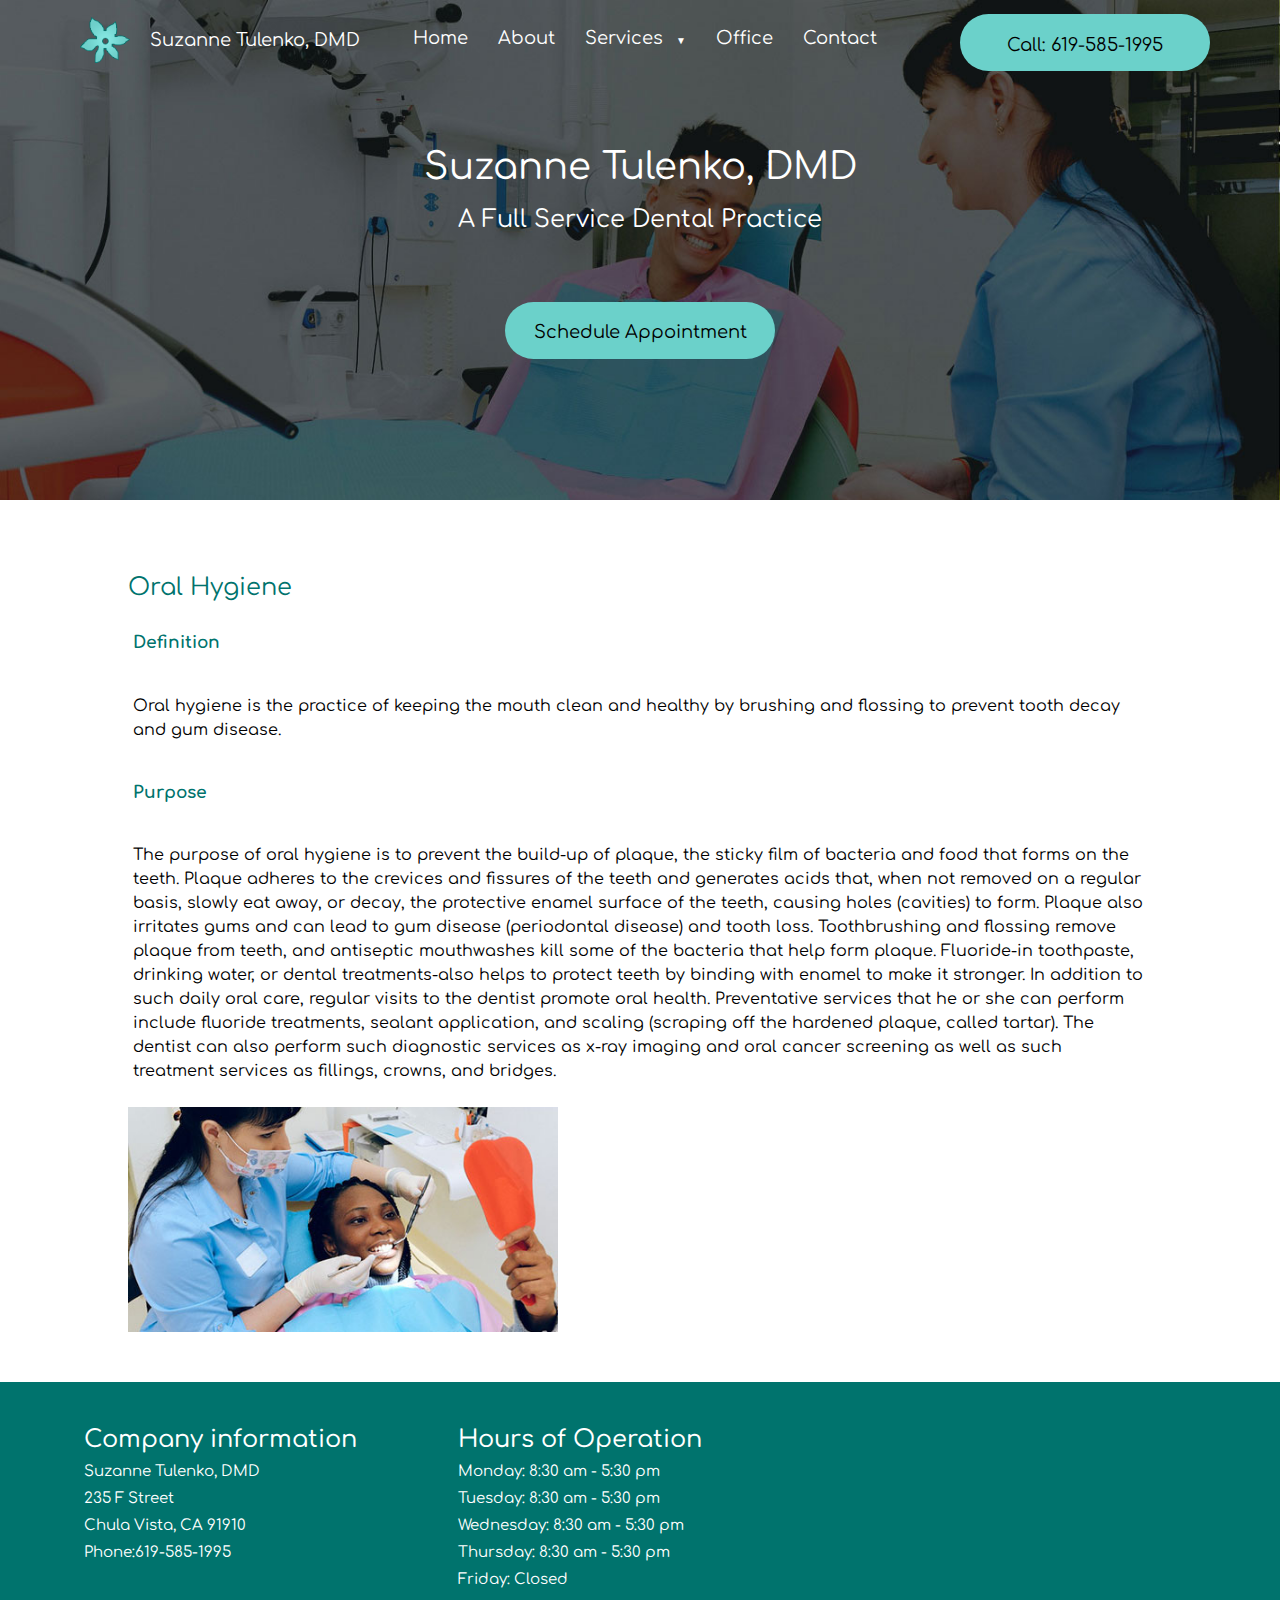
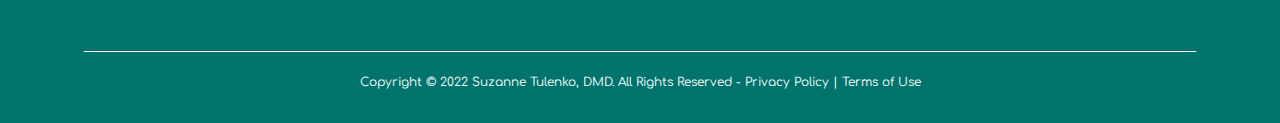
<file: pages/hygiene.html>
<!DOCTYPE html>
<html lang="en">
    <head>
        <title>Services | Oral Hygiene | Suzanne Tulenko</title>
        <meta charset="utf-8">
        <meta http-equiv="X-UA-Compatible" content="ie=edge">
        <meta name="viewport" content="width=device-width, initial-scale=1">
        <meta name="description" content="Suzanne Tulenko, DMD. Full Service Dental Practice in Chula Vista, CA">
        <meta name="author" content="FEWD1 Group1">
        <meta name="format-detection" content="telephone=no">
<!--        google fonts-->
        <link rel="preconnect" href="https://fonts.googleapis.com">
        <link rel="preconnect" href="https://fonts.gstatic.com" crossorigin>
        <link href="https://fonts.googleapis.com/css2?family=Comfortaa:wght@300;400;500;600;700&display=swap" rel="stylesheet">
<!--        google icons for the menu icon-->      
        <link rel="stylesheet" href="https://fonts.googleapis.com/css2?family=Material+Symbols+Outlined:opsz,wght,FILL,GRAD@20..48,100..700,0..1,-50..200">
               
        <link href="../css/main.css" rel="stylesheet" type="text/css">
    </head>
<!--    !!!!header and footer HTML is the same as the home page. See comments on the home page!!!! -->
    <body id="services"> <!-- put id="PAGE NAME" into every sub-page-->
        <header class="subPage"> <!-- put class="subPage" into all sub pages -->
            <nav>
                <span class="material-symbols-outlined mainNav">menu</span>
                <ul class="mainNav">
                    <li><a href="../index.html">Home</a></li>
                    <li><a href="about.html">About</a></li>
                    <li class="mainNav" id="servicesNav">
                        <a href="services.html" class="subNav">Services</a>
                        <span class="subNav">&#9660;</span>
                        <ul class="subNav">
                            <li><a href="cerec.html">Cerec</a></li>
                            <li><a href="veneers.html">Porcelain Veneers</a></li>
                            <li><a href="hygiene.html">Hygiene</a></li>
                            <li><a href="rootcanals.html">Root Canals</a></li>
                            <li><a href="cosmetic.html">Cosmetic Dentistry</a></li>
                            <li><a href="whitening.html">Whitening</a></li>
                            <li><a href="nightguards.html">Nightguards</a></li>
                            <li><a href="crowns.html">Crown Implants</a></li>
                            <li><a href="bridge.html">Bridge Work</a></li>
                        </ul>
                    </li>
                    <li><a href="office.html">Office</a></li>
                    <li><a href="contact.html">Contact</a></li>
                </ul>
            </nav>
            <section id="comName">
                <a href="../index.html"><img id="logo" src="../images/logo.png" alt="Suzanne Tulenko, DMD"></a>
                <h2><a href="../index.html" class="logoName">Suzanne Tulenko, DMD</a></h2>
            </section>
            <a class="hButton button" id ="callButton" href="#">Call: 619-585-1995</a> 
            <a id="callIcon" href="#"><img src="../images/phone.jpg" alt="Call icon"></a>
            <section id="hero">
                <div id="heroText">
                    <h1>Suzanne Tulenko, DMD</h1>
                    <h2>A Full Service Dental Practice</h2>
                </div>
                <a class="hButton button" href="contact.html">Schedule Appointment</a>
            </section>
        </header>
        
        <main class="subPage sMenuPage"> <!-- put class="subPage" into all sub pages -->
            <article>
                <h2>Oral Hygiene</h2>
                
                <h3>Definition</h3>

                <p>Oral hygiene is the practice of keeping the mouth clean and healthy by brushing and flossing to prevent tooth decay and gum disease.

                <h3>Purpose</h3>

                <p>The purpose of oral hygiene is to prevent the build-up of plaque, the sticky film of bacteria and food that forms on the teeth. Plaque adheres to the crevices and fissures of the teeth and generates acids that, when not removed on a regular basis, slowly eat away, or decay, the protective enamel surface of the teeth, causing holes (cavities) to form. Plaque also irritates gums and can lead to gum disease (periodontal disease) and tooth loss. Toothbrushing and flossing remove plaque from teeth, and antiseptic mouthwashes kill some of the bacteria that help form plaque. Fluoride-in toothpaste, drinking water, or dental treatments-also helps to protect teeth by binding with enamel to make it stronger. In addition to such daily oral care, regular visits to the dentist promote oral health. Preventative services that he or she can perform include fluoride treatments, sealant application, and scaling (scraping off the hardened plaque, called tartar). The dentist can also perform such diagnostic services as x-ray imaging and oral cancer screening as well as such treatment services as fillings, crowns, and bridges.</p>
                <figure>
                    <picture>
                        <source media="(min-width: 450px)" srcset="../images/hygiene-lg.jpg">
                        <source media="(min-width: 0px)" srcset="../images/hygiene-sm.jpg">
                        <img src="../images/hygiene-sm.jpg" alt="Oral Hygiene">
                    </picture>
                </figure>
                </article>
        </main>
        
        <footer class="subPage"> <!-- put class="subPage" into all sub pages -->
            <div class="footer">
                <section id="comInfo">
                    <h2>Company information</h2>
                    <p>Suzanne Tulenko, DMD</p>
                    <p>235 F Street</p>
                    <p>Chula Vista, CA 91910</p>
                    <p>Phone:619-585-1995</p>
                </section>
                <section id="hoursOp">
                    <h2>Hours of Operation</h2>               
                    <p>Monday: 8:30 am - 5:30 pm</p>
                    <p>Tuesday: 8:30 am - 5:30 pm</p>
                    <p>Wednesday: 8:30 am - 5:30 pm</p>
                    <p>Thursday: 8:30 am - 5:30 pm</p>
                    <p>Friday: Closed</p>   
                </section>
                <div id="gMap">
                    <iframe src="https://www.google.com/maps/embed?pb=!1m14!1m8!1m3!1d13438.562979861375!2d-117.0773272!3d32.6423893!3m2!1i1024!2i768!4f13.1!3m3!1m2!1s0x0%3A0x2d05baaedf71facb!2sTulenko%20Suzanne%20B%20DDS!5e0!3m2!1sen!2sus!4v1671749266531!5m2!1sen!2sus" width="600" height="450" style="border:0;" allowfullscreen="" loading="lazy" referrerpolicy="no-referrer-when-downgrade"></iframe>
                </div>
                <section id="copy">
                    <p>Copyright © 2022 Suzanne Tulenko, DMD.</p> <p>All Rights Reserved - <a href="#">Privacy Policy</a> | <a href="#">Terms of Use</a></p>
                </section>
            </div>
        </footer>
<!--        jquery-->
        <script src="https://ajax.googleapis.com/ajax/libs/jquery/3.6.3/jquery.min.js"></script>
        <script>
        $(document).ready(function(){
////// Toggle Navigations /////
            $('span.mainNav').click(function(){
                $(this).next('ul.mainNav').slideToggle('slow');
            }); 
            $('span.subNav').click(function(){
                $(this).next('ul.subNav').slideToggle('slow');
            });
            //remove STYLE attributes that are put into <ul>s automatically (element.style) after resizing to reset toggle navigations
            var timer = false;
            var prewidth = $(window).width();
            $(window).resize(function() {
            if (timer !== false) {
                clearTimeout(timer);
            }
            timer = setTimeout(function() {
                var nowWidth = $(window).width();
                if(prewidth !== nowWidth){
                $('ul.mainNav').removeAttr('style');
                $('ul.subNav').removeAttr('style');
            }
            prewidth = nowWidth;
            }, 200);
            });
////// END Toggle Navigations /////
        });
        </script> 
<!--  END  jquery--> 
    </body>
</html>
</file>
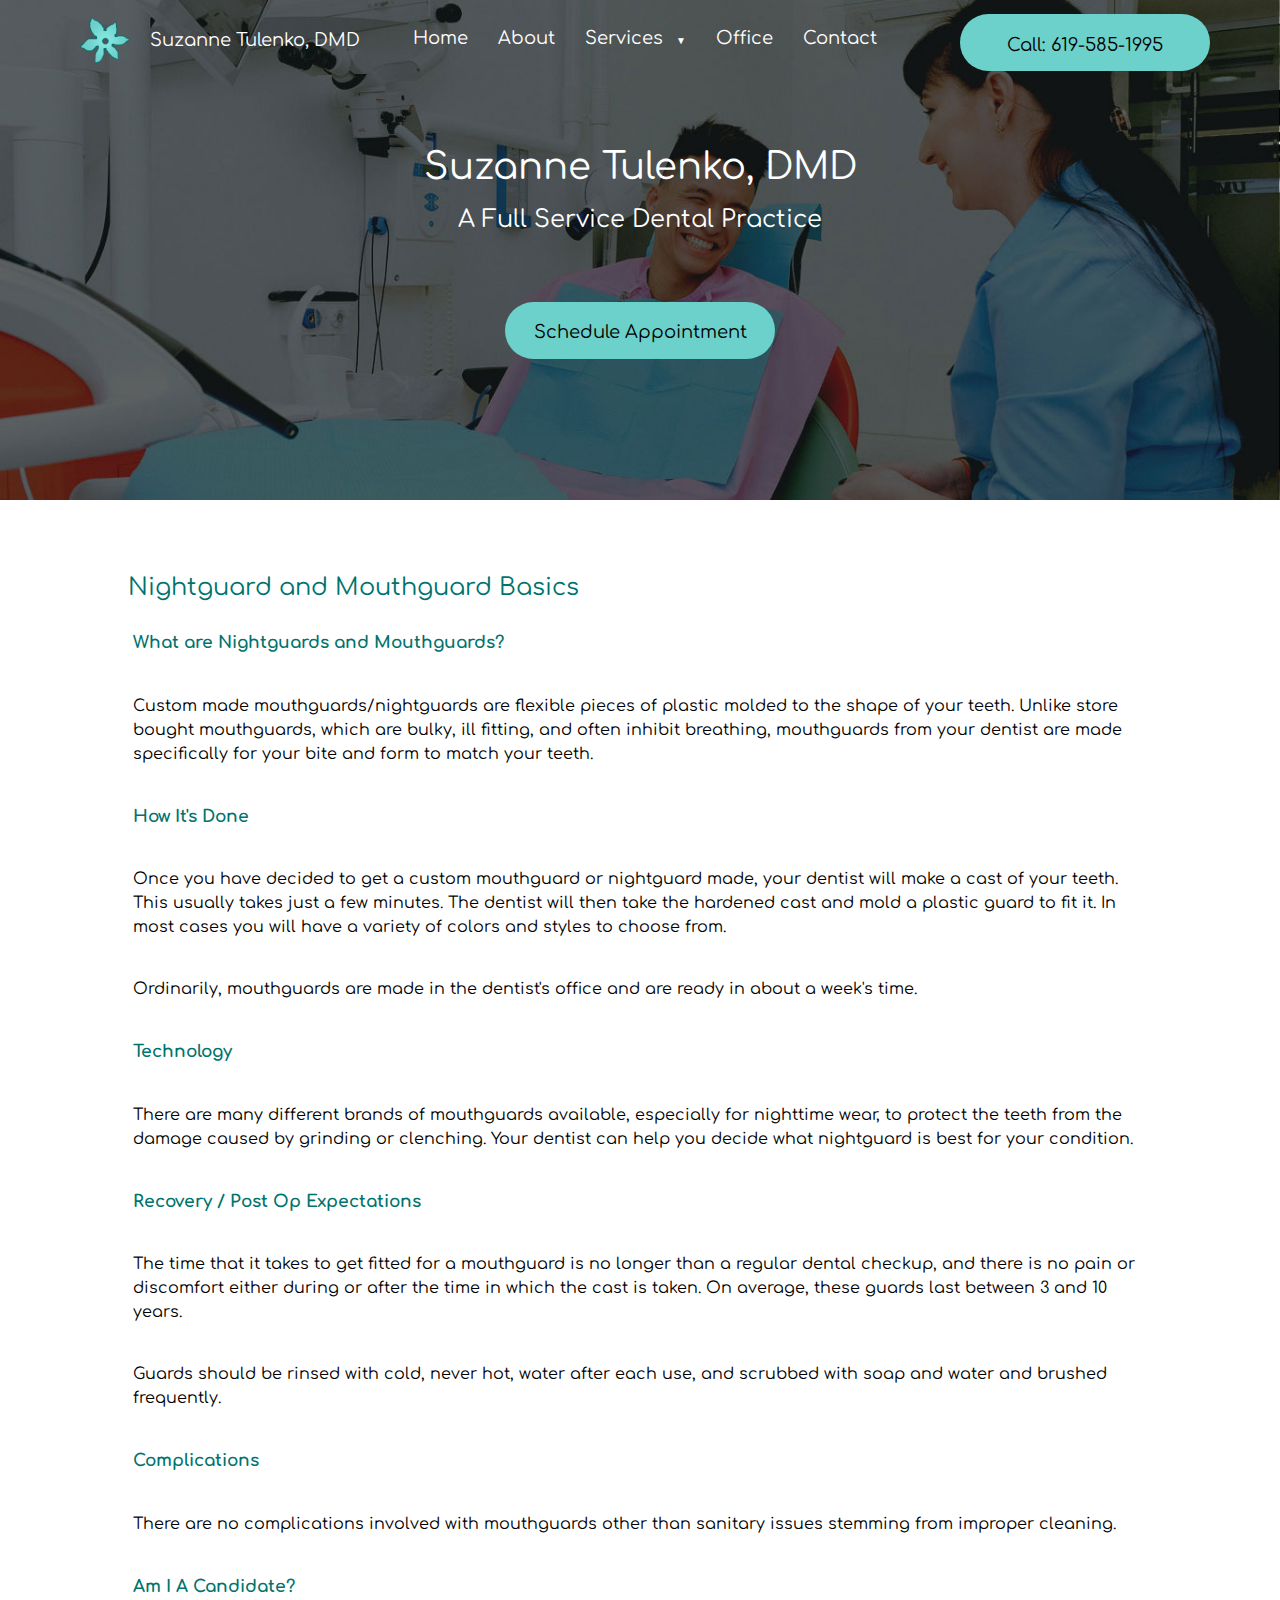
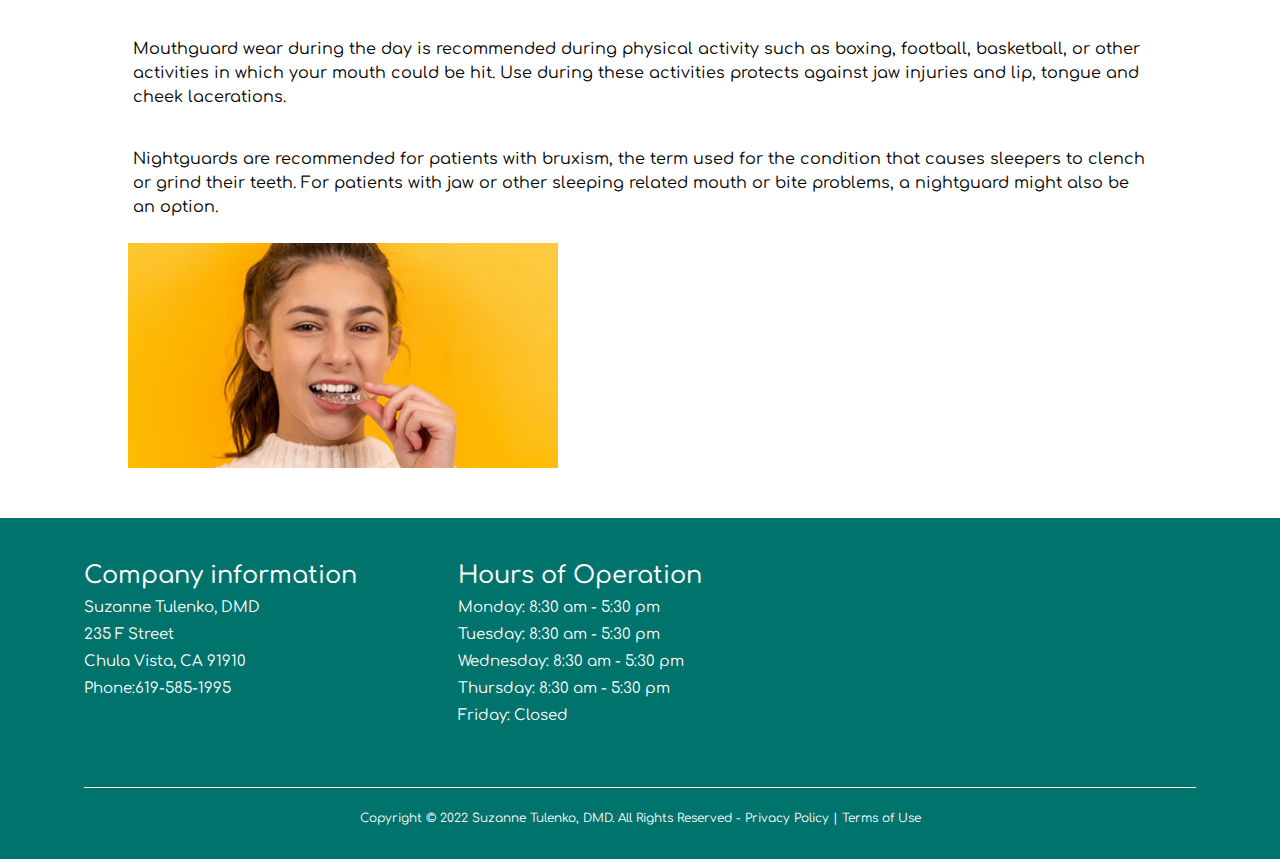
<file: pages/nightguards.html>
<!DOCTYPE html>
<html lang="en">
    <head>
        <title>Services | Nightguards | Suzanne Tulenko</title>
        <meta charset="utf-8">
        <meta http-equiv="X-UA-Compatible" content="ie=edge">
        <meta name="viewport" content="width=device-width, initial-scale=1">
        <meta name="description" content="Suzanne Tulenko, DMD. Full Service Dental Practice in Chula Vista, CA">
        <meta name="author" content="FEWD1 Group1">
        <meta name="format-detection" content="telephone=no">
<!--        google fonts-->
        <link rel="preconnect" href="https://fonts.googleapis.com">
        <link rel="preconnect" href="https://fonts.gstatic.com" crossorigin>
        <link href="https://fonts.googleapis.com/css2?family=Comfortaa:wght@300;400;500;600;700&display=swap" rel="stylesheet">
<!--        google icons for the menu icon-->      
        <link rel="stylesheet" href="https://fonts.googleapis.com/css2?family=Material+Symbols+Outlined:opsz,wght,FILL,GRAD@20..48,100..700,0..1,-50..200">
               
        <link href="../css/main.css" rel="stylesheet" type="text/css">
    </head>
<!--    !!!!header and footer HTML is the same as the home page. See comments on the home page!!!! -->
    <body id="services"> <!-- put id="PAGE NAME" into every sub-page-->
        <header class="subPage"> <!-- put class="subPage" into all sub pages -->
            <nav>
                <span class="material-symbols-outlined mainNav">menu</span>
                <ul class="mainNav">
                    <li><a href="../index.html">Home</a></li>
                    <li><a href="about.html">About</a></li>
                    <li class="mainNav" id="servicesNav">
                        <a href="services.html" class="subNav">Services</a>
                        <span class="subNav">&#9660;</span>
                        <ul class="subNav">
                            <li><a href="cerec.html">Cerec</a></li>
                            <li><a href="veneers.html">Porcelain Veneers</a></li>
                            <li><a href="hygiene.html">Hygiene</a></li>
                            <li><a href="rootcanals.html">Root Canals</a></li>
                            <li><a href="cosmetic.html">Cosmetic Dentistry</a></li>
                            <li><a href="whitening.html">Whitening</a></li>
                            <li><a href="nightguards.html">Nightguards</a></li>
                            <li><a href="crowns.html">Crown Implants</a></li>
                            <li><a href="bridge.html">Bridge Work</a></li>
                        </ul>
                    </li>
                    <li><a href="office.html">Office</a></li>
                    <li><a href="contact.html">Contact</a></li>
                </ul>
            </nav>
            <section id="comName">
                <a href="../index.html"><img id="logo" src="../images/logo.png" alt="Suzanne Tulenko, DMD"></a>
                <h2><a href="../index.html" class="logoName">Suzanne Tulenko, DMD</a></h2>
            </section>
            <a class="hButton button" id ="callButton" href="#">Call: 619-585-1995</a> 
            <a id="callIcon" href="#"><img src="../images/phone.jpg" alt="Call icon"></a>
            <section id="hero">
                <div id="heroText">
                    <h1>Suzanne Tulenko, DMD</h1>
                    <h2>A Full Service Dental Practice</h2>
                </div>
                <a class="hButton button" href="contact.html">Schedule Appointment</a>
            </section>
        </header>
        
        <main class="subPage sMenuPage"> <!-- put class="subPage" into all sub pages -->
            <article>
                <h2>Nightguard and Mouthguard Basics</h2>
                <h3>What are Nightguards and Mouthguards?</h3>
                
                <p>Custom made mouthguards/nightguards are flexible pieces of plastic molded to the shape of your teeth. Unlike store bought mouthguards, which are bulky, ill fitting, and often inhibit breathing, mouthguards from your dentist are made specifically for your bite and form to match your teeth.</p>

                <h3>How It's Done</h3>

                <p>Once you have decided to get a custom mouthguard or nightguard made, your dentist will make a cast of your teeth. This usually takes just a few minutes. The dentist will then take the hardened cast and mold a plastic guard to fit it. In most cases you will have a variety of colors and styles to choose from.

                <p>Ordinarily, mouthguards are made in the dentist's office and are ready in about a week's time.</p>

                <h3>Technology</h3>

                <p>There are many different brands of mouthguards available, especially for nighttime wear, to protect the teeth from the damage caused by grinding or clenching. Your dentist can help you decide what nightguard is best for your condition.</p>

                <h3>Recovery / Post Op Expectations</h3>

                <p>The time that it takes to get fitted for a mouthguard is no longer than a regular dental checkup, and there is no pain or discomfort either during or after the time in which the cast is taken. On average, these guards last between 3 and 10 years.</p>

                <p>Guards should be rinsed with cold, never hot, water after each use, and scrubbed with soap and water and brushed frequently.</p>
                
                <h3>Complications</h3>

                <p>There are no complications involved with mouthguards other than sanitary issues stemming from improper cleaning.</p>
                
                <h3>Am I A Candidate?</h3>

                <p>Mouthguard wear during the day is recommended during physical activity such as boxing, football, basketball, or other activities in which your mouth could be hit. Use during these activities protects against jaw injuries and lip, tongue and cheek lacerations.</p>

                <p>Nightguards are recommended for patients with bruxism, the term used for the condition that causes sleepers to clench or grind their teeth. For patients with jaw or other sleeping related mouth or bite problems, a nightguard might also be an option.</p>
                <figure>
                    <picture>
                        <source media="(min-width: 450px)" srcset="../images/guards-lg.jpg">
                        <source media="(min-width: 0px)" srcset="../images/guards-sm.jpg">
                        <img src="../images/guards-sm.jpg" alt="Nightguard and Mouthguard">
                    </picture>
                </figure>

                </article>
        </main>
        
        <footer class="subPage"> <!-- put class="subPage" into all sub pages -->
            <div class="footer">
                <section id="comInfo">
                    <h2>Company information</h2>
                    <p>Suzanne Tulenko, DMD</p>
                    <p>235 F Street</p>
                    <p>Chula Vista, CA 91910</p>
                    <p>Phone:619-585-1995</p>
                </section>
                <section id="hoursOp">
                    <h2>Hours of Operation</h2>               
                    <p>Monday: 8:30 am - 5:30 pm</p>
                    <p>Tuesday: 8:30 am - 5:30 pm</p>
                    <p>Wednesday: 8:30 am - 5:30 pm</p>
                    <p>Thursday: 8:30 am - 5:30 pm</p>
                    <p>Friday: Closed</p>   
                </section>
                <div id="gMap">
                    <iframe src="https://www.google.com/maps/embed?pb=!1m14!1m8!1m3!1d13438.562979861375!2d-117.0773272!3d32.6423893!3m2!1i1024!2i768!4f13.1!3m3!1m2!1s0x0%3A0x2d05baaedf71facb!2sTulenko%20Suzanne%20B%20DDS!5e0!3m2!1sen!2sus!4v1671749266531!5m2!1sen!2sus" width="600" height="450" style="border:0;" allowfullscreen="" loading="lazy" referrerpolicy="no-referrer-when-downgrade"></iframe>
                </div>
                <section id="copy">
                    <p>Copyright © 2022 Suzanne Tulenko, DMD.</p> <p>All Rights Reserved - <a href="#">Privacy Policy</a> | <a href="#">Terms of Use</a></p>
                </section>
            </div>
        </footer>
<!--        jquery-->
        <script src="https://ajax.googleapis.com/ajax/libs/jquery/3.6.3/jquery.min.js"></script>
        <script>
        $(document).ready(function(){
////// Toggle Navigations /////
            $('span.mainNav').click(function(){
                $(this).next('ul.mainNav').slideToggle('slow');
            }); 
            $('span.subNav').click(function(){
                $(this).next('ul.subNav').slideToggle('slow');
            });
            //remove STYLE attributes that are put into <ul>s automatically (element.style) after resizing to reset toggle navigations
            var timer = false;
            var prewidth = $(window).width();
            $(window).resize(function() {
            if (timer !== false) {
                clearTimeout(timer);
            }
            timer = setTimeout(function() {
                var nowWidth = $(window).width();
                if(prewidth !== nowWidth){
                $('ul.mainNav').removeAttr('style');
                $('ul.subNav').removeAttr('style');
            }
            prewidth = nowWidth;
            }, 200);
            });
////// END Toggle Navigations /////
        });
        </script> 
<!--  END  jquery--> 
    </body>
</html>
</file>
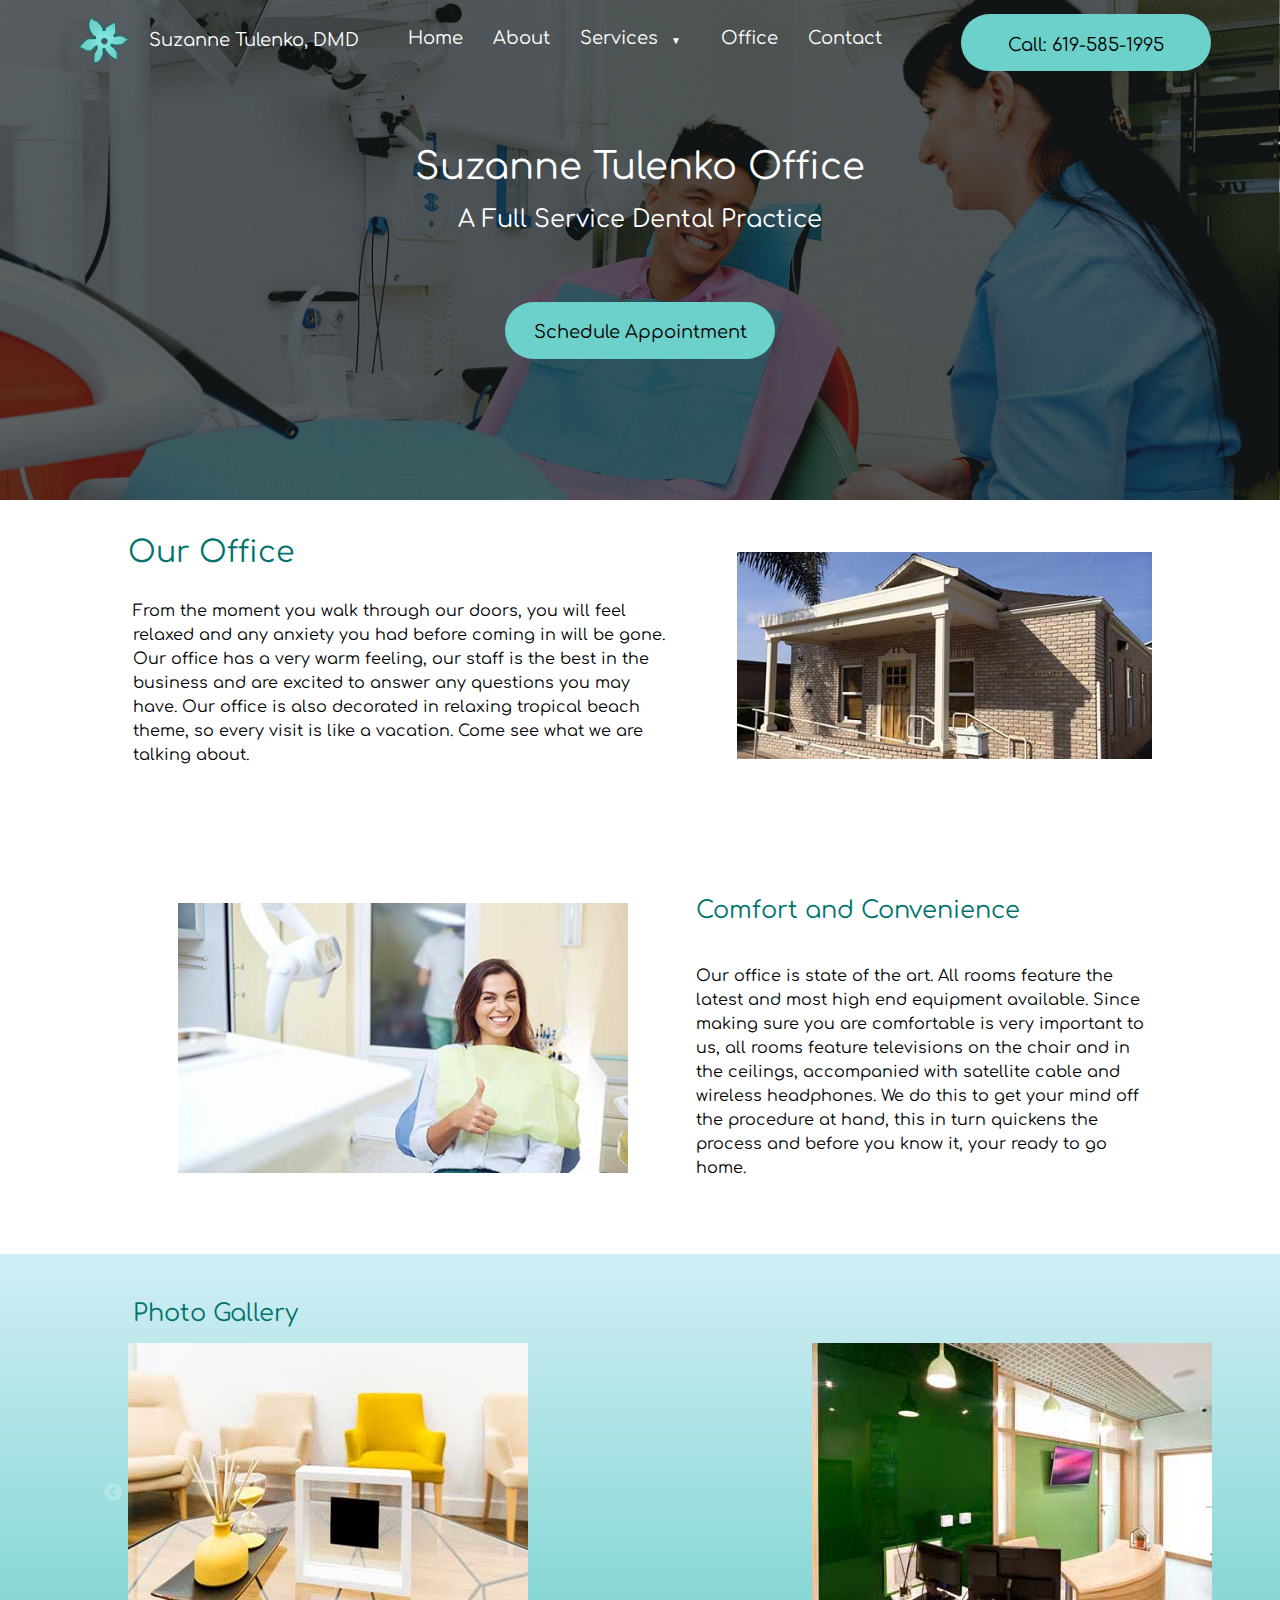
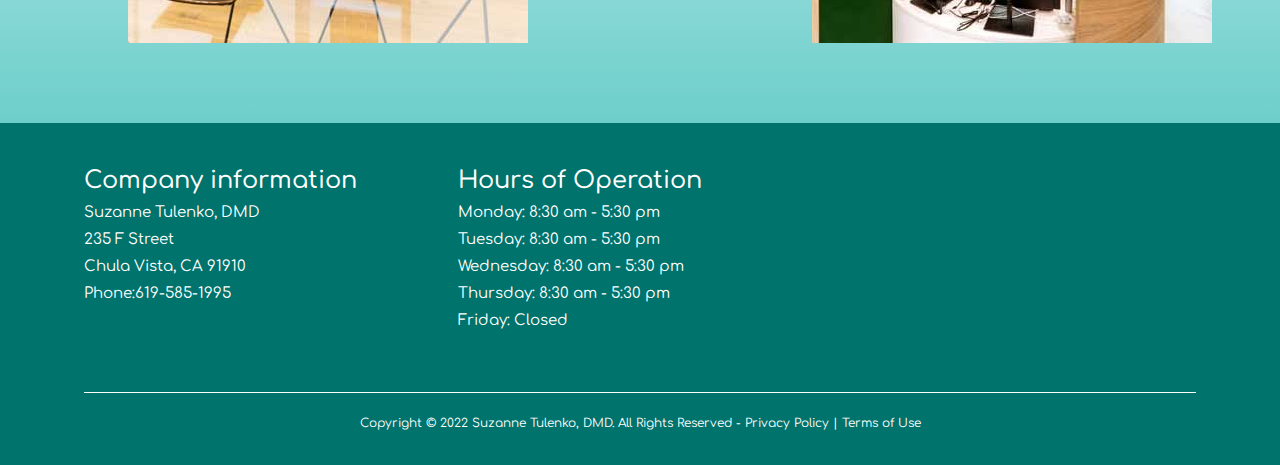
<file: pages/office.html>
<!DOCTYPE html>
<html lang="en">
    <head>
        <title>Office | Suzanne Tulenko</title>
        <meta charset="utf-8">
        <meta http-equiv="X-UA-Compatible" content="ie=edge">
        <meta name="viewport" content="width=device-width, initial-scale=1">
        <meta name="description" content="Suzanne Tulenko, DMD. Full Service Dental Practice in Chula Vista, CA">
        <meta name="author" content="FEWD1 Group1">
        <meta name="format-detection" content="telephone=no">
<!--        google fonts-->
        <link rel="preconnect" href="https://fonts.googleapis.com">
        <link rel="preconnect" href="https://fonts.gstatic.com" crossorigin>
        <link href="https://fonts.googleapis.com/css2?family=Comfortaa:wght@300;400;500;600;700&display=swap" rel="stylesheet">
<!--        google icons for the menu icon-->      
        <link rel="stylesheet" href="https://fonts.googleapis.com/css2?family=Material+Symbols+Outlined:opsz,wght,FILL,GRAD@20..48,100..700,0..1,-50..200">
<!--        slick CSS-->        
        <link rel="stylesheet" type="text/css" href="../css/slick.css">
        <link rel="stylesheet" type="text/css" href="../css/slick-theme.css">
        
        <link href="../css/main.css" rel="stylesheet" type="text/css">
    </head>
<!--    !!!!header and footer HTML is the same as the home page. See comments on the home page!!!! -->
    <body id="office"> <!-- put id="PAGE NAME" into every sub-page-->
        <header class="subPage"> <!-- put class="subPage" into all sub pages -->
            <nav>
                <span class="material-symbols-outlined mainNav">menu</span> <!-- google icon for toggle nav-->
                <ul class="mainNav">
                    <li><a href="../index.html">Home</a></li>
                    <li><a href="about.html">About</a></li>
                    <li class="mainNav" id="servicesNav">
                        <a href="services.html" class="subNav">Services</a> 
                        <span class="subNav">&#9660;</span>　 <!-- inverted triangle for toggle nav-->
                        <ul class="subNav">
                            <li><a href="cerec.html">Cerec</a></li>
                            <li><a href="veneers.html">Porcelain Veneers</a></li>
                            <li><a href="hygiene.html">Hygiene</a></li>
                            <li><a href="rootcanals.html">Root Canals</a></li>
                            <li><a href="cosmetic.html">Cosmetic Dentistry</a></li>
                            <li><a href="whitening.html">Whitening</a></li>
                            <li><a href="nightguards.html">Nightguards</a></li>
                            <li><a href="crowns.html">Crown Implants</a></li>
                            <li><a href="bridge.html">Bridge Work</a></li>
                        </ul>
                    </li>
                    <li><a href="office.html">Office</a></li>
                    <li><a href="contact.html">Contact</a></li>
                </ul>
            </nav>
            <section id="comName">
                <a href="../index.html"><img id="logo" src="../images/logo.png" alt="Suzanne Tulenko, DMD"></a>
                <h2><a href="../index.html" class="logoName">Suzanne Tulenko, DMD</a></h2>
            </section>
            <a class="hButton button" id ="callButton" href="#">Call: 619-585-1995</a> 
            <a id="callIcon" href="#"><img src="../images/phone.jpg" alt="Call icon"></a>
            <section id="hero">
                <div id="heroText">
                    <h1>Suzanne Tulenko Office</h1>
                    <h2>A Full Service Dental Practice</h2>
                </div>
                <a class="hButton button" href="contact.html">Schedule Appointment</a>
            </section>
        </header>
        
        <main class="subPage"> <!-- put class="subPage" into all sub pages -->
            <article class="topArticle">
                <h2>Our Office</h2>
                <p>From the moment you walk through our doors, you will feel relaxed and any anxiety you had before coming in will be gone. Our office has a very warm feeling, our staff is the best in the business and are excited to answer any questions you may have. Our office is also decorated in relaxing tropical beach theme, so every visit is like a vacation. Come see what we are talking about.</p>
                <figure>
                    <picture>
                        <source media="(min-width: 1050px)" srcset="../images/officeEntrance-lg.jpg">
                        <source media="(min-width: 0px)" srcset="../images/officeEntrance-sm.jpg">
                        <img src="../images/officeEntrance-sm.jpg" alt="Suzanne Tulenko office entrance">
                    </picture>
                </figure>
            </article>
            <article  class="subArticle1"> <!-- class="subArticle " : for sub-articles -->
                <h3>Comfort and Convenience</h3>
                <p>Our office is state of the art. All rooms feature the latest and most high end equipment available. Since making sure you are comfortable is very important to us, all rooms feature televisions on the chair and in the ceilings, accompanied with satellite cable and wireless headphones. We do this to get your mind off the procedure at hand, this in turn quickens the process and before you know it, your ready to go home.</p>
                <figure>
                    <picture>
                        <source media="(min-width: 1050px)" srcset="../images/officeComfort-lg.jpg">
                        <source media="(min-width: 0px)" srcset="../images/officeComfort-sm.jpg">
                        <img src="../images/officeComfort-sm.jpg" alt="smiling patient">
                    </picture>
                </figure>
            </article>
            <article class="greenBack" id="photoG">
                <h3>Photo Gallery</h3>
                <div class="carousel">
                    <div><img src="../images/photoG/officePG1.jpg" alt="lobby"></div>
                    <div><img src="../images/photoG/officePG2.jpg" alt="reception"></div>
                    <div><img src="../images/photoG/officePG3.jpg" alt="seat"></div>
                    <div><img src="../images/photoG/officePG4.jpg" alt="tools"></div>
                    <div><img src="../images/photoG/officePG5.jpg" alt="interior plants"></div>
                    <div><img src="../images/photoG/officePG6.jpg" alt="preparation room"></div>
                </div>
            </article>
        </main>
        
        <footer class="subPage"> <!-- put class="subPage" into all sub pages -->
            <div class="footer">
                <section id="comInfo">
                    <h2>Company information</h2>
                    <p>Suzanne Tulenko, DMD</p>
                    <p>235 F Street</p>
                    <p>Chula Vista, CA 91910</p>
                    <p>Phone:619-585-1995</p>
                </section>
                <section id="hoursOp">
                    <h2>Hours of Operation</h2>               
                    <p>Monday: 8:30 am - 5:30 pm</p>
                    <p>Tuesday: 8:30 am - 5:30 pm</p>
                    <p>Wednesday: 8:30 am - 5:30 pm</p>
                    <p>Thursday: 8:30 am - 5:30 pm</p>
                    <p>Friday: Closed</p>   
                </section>
                <div id="gMap">
                    <iframe src="https://www.google.com/maps/embed?pb=!1m14!1m8!1m3!1d13438.562979861375!2d-117.0773272!3d32.6423893!3m2!1i1024!2i768!4f13.1!3m3!1m2!1s0x0%3A0x2d05baaedf71facb!2sTulenko%20Suzanne%20B%20DDS!5e0!3m2!1sen!2sus!4v1671749266531!5m2!1sen!2sus" width="600" height="450" style="border:0;" allowfullscreen="" loading="lazy" referrerpolicy="no-referrer-when-downgrade"></iframe>
                </div>
                <section id="copy">
                    <p>Copyright © 2022 Suzanne Tulenko, DMD.</p> <p>All Rights Reserved - <a href="#">Privacy Policy</a> | <a href="#">Terms of Use</a></p>
                </section>
            </div>
        </footer>
<!--        jquery-->
        <script src="https://ajax.googleapis.com/ajax/libs/jquery/3.6.3/jquery.min.js"></script>
        <script src="../scripts/slick.min.js"></script>
        <script>
        $(document).ready(function(){
////// Toggle Navigations /////
            $('span.mainNav').click(function(){
                $(this).next('ul.mainNav').slideToggle('slow');
            }); 
            $('span.subNav').click(function(){
                $(this).next('ul.subNav').slideToggle('slow');
            });
            //remove STYLE attributes that are put into <ul>s automatically (element.style) after resizing to reset toggle navigations
            var timer = false;
            var prewidth = $(window).width();
            $(window).resize(function() {
            if (timer !== false) {
                clearTimeout(timer);
            }
            timer = setTimeout(function() {
                var nowWidth = $(window).width();
                if(prewidth !== nowWidth){
                $('ul.mainNav').removeAttr('style');
                $('ul.subNav').removeAttr('style');
            }
            prewidth = nowWidth;
            }, 200);
            });
////// END Toggle Navigations /////
////// Carousel /////
            $(".carousel").slick({
                dots: true,
                infinite: false,
                speed: 300,
                slidesToShow: 3,
                slidesToScroll: 3,
                responsive: [{
                breakpoint: 600,
                settings: {
                    slidesToShow: 1,
                    slidesToScroll: 1,
                    infinite: true,
                    dots: true
                }
                }]
                });
////// END Carousel /////
        });
        </script> 
<!--  END  jquery-->  
    </body>
</html>
</file>
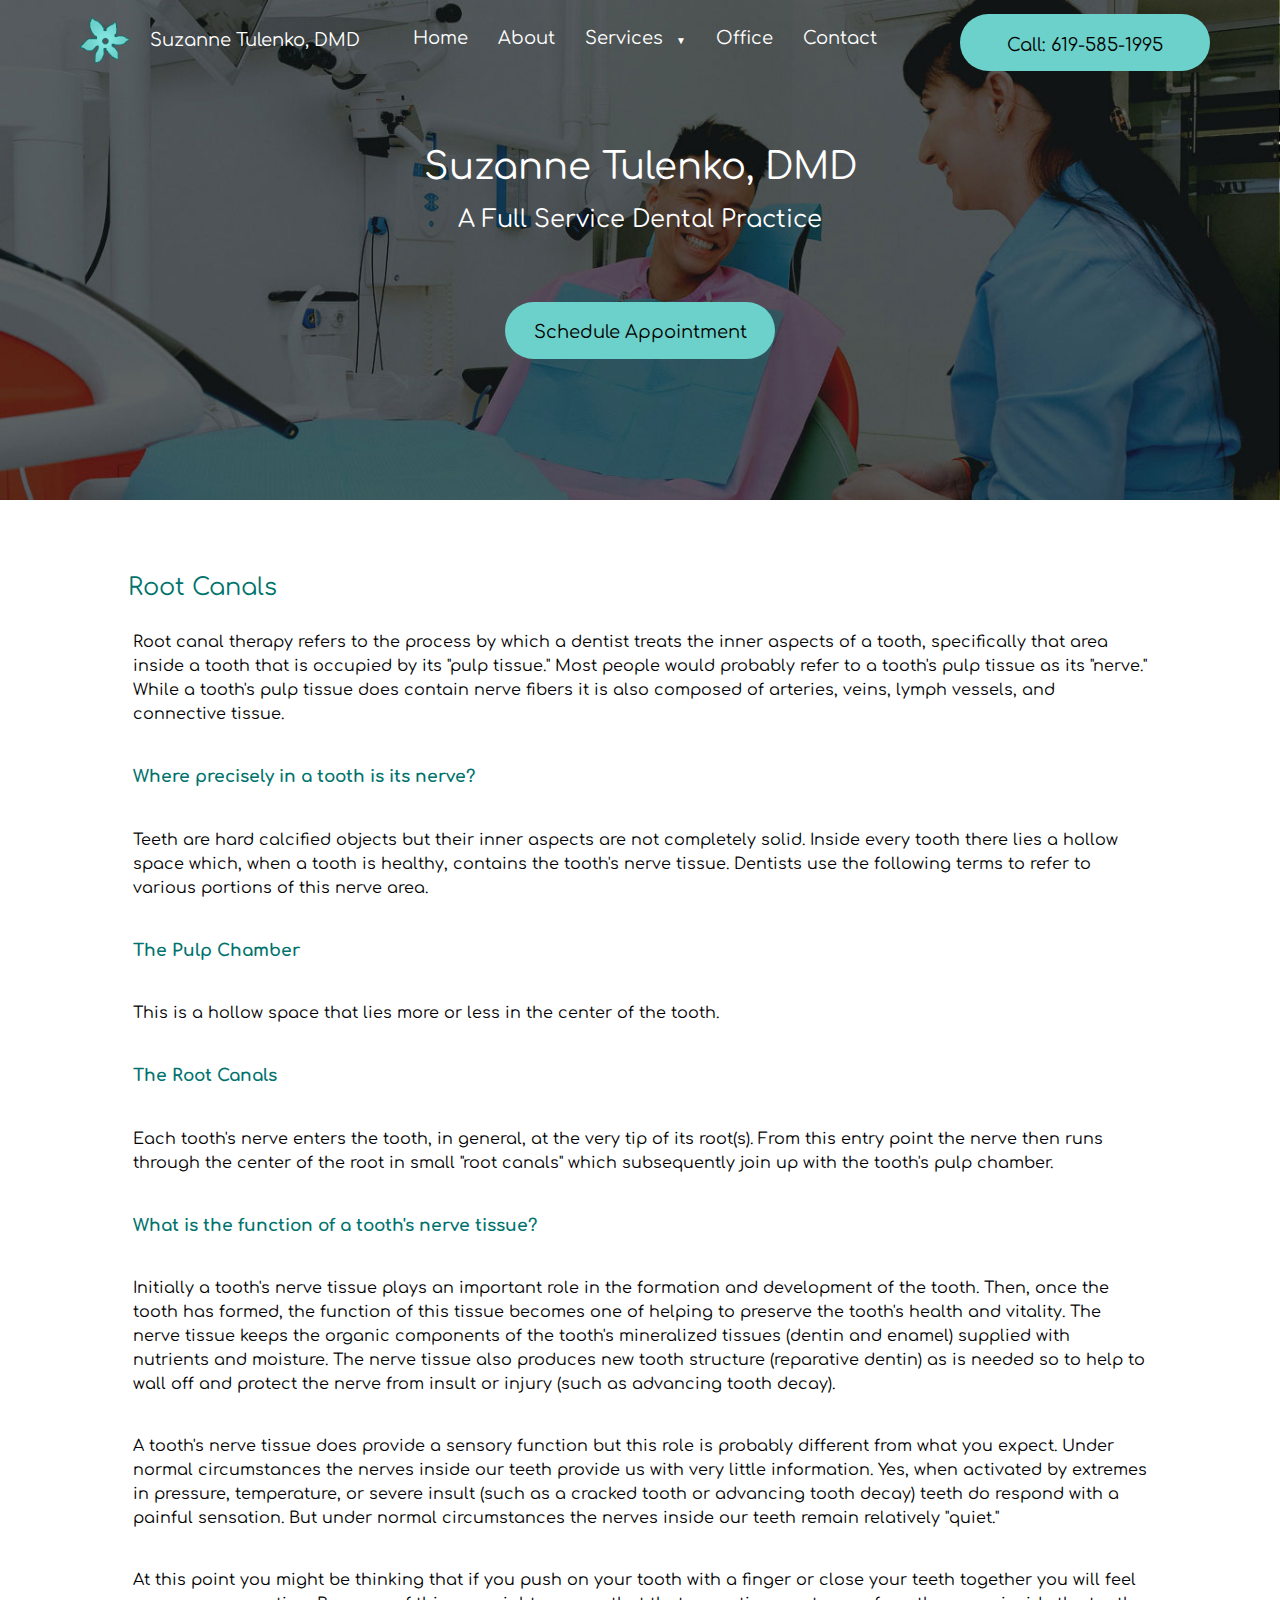
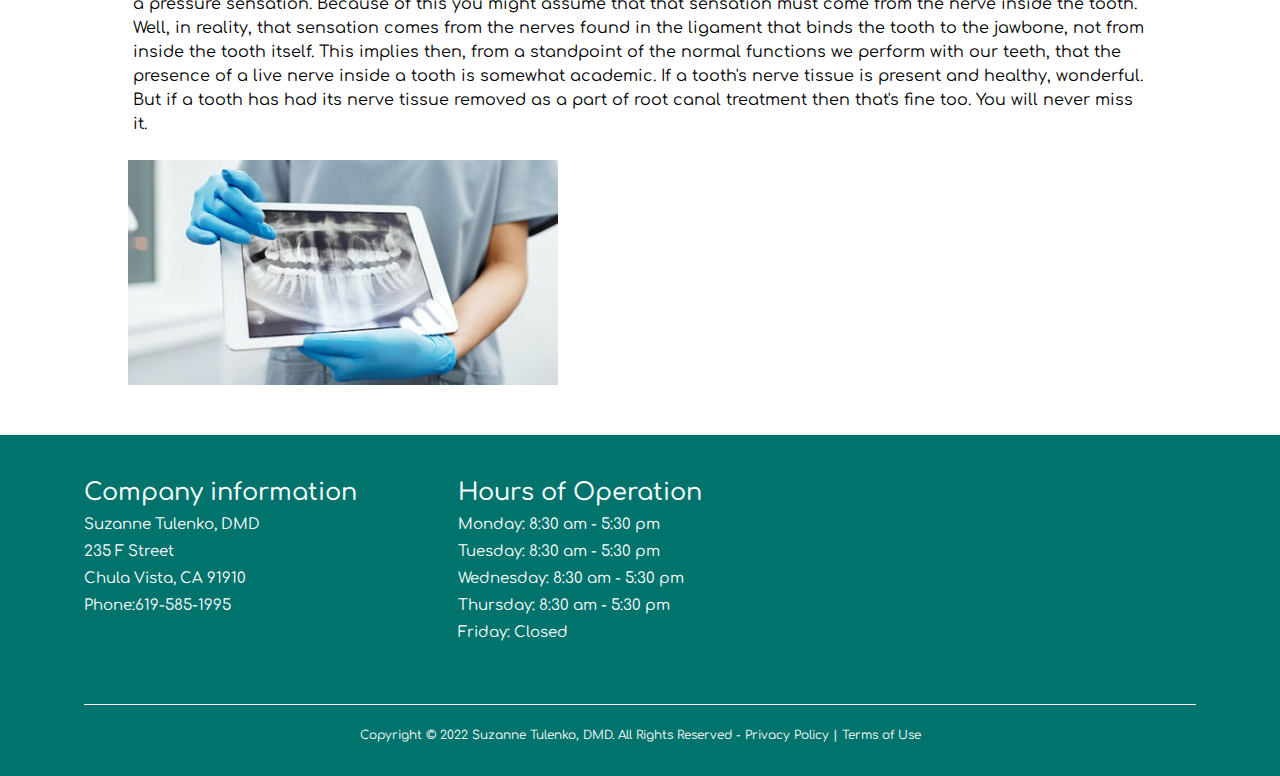
<file: pages/rootcanals.html>
<!DOCTYPE html>
<html lang="en">
    <head>
        <title>Services | Root Canals | Suzanne Tulenko</title>
        <meta charset="utf-8">
        <meta http-equiv="X-UA-Compatible" content="ie=edge">
        <meta name="viewport" content="width=device-width, initial-scale=1">
        <meta name="description" content="Suzanne Tulenko, DMD. Full Service Dental Practice in Chula Vista, CA">
        <meta name="author" content="FEWD1 Group1">
        <meta name="format-detection" content="telephone=no">
<!--        google fonts-->
        <link rel="preconnect" href="https://fonts.googleapis.com">
        <link rel="preconnect" href="https://fonts.gstatic.com" crossorigin>
        <link href="https://fonts.googleapis.com/css2?family=Comfortaa:wght@300;400;500;600;700&display=swap" rel="stylesheet">
<!--        google icons for the menu icon-->      
        <link rel="stylesheet" href="https://fonts.googleapis.com/css2?family=Material+Symbols+Outlined:opsz,wght,FILL,GRAD@20..48,100..700,0..1,-50..200">
               
        <link href="../css/main.css" rel="stylesheet" type="text/css">
    </head>
<!--    !!!!header and footer HTML is the same as the home page. See comments on the home page!!!! -->
    <body id="services"> <!-- put id="PAGE NAME" into every sub-page-->
        <header class="subPage"> <!-- put class="subPage" into all sub pages -->
            <nav>
                <span class="material-symbols-outlined mainNav">menu</span>
                <ul class="mainNav">
                    <li><a href="../index.html">Home</a></li>
                    <li><a href="about.html">About</a></li>
                    <li class="mainNav" id="servicesNav">
                        <a href="services.html" class="subNav">Services</a>
                        <span class="subNav">&#9660;</span>
                        <ul class="subNav">
                            <li><a href="cerec.html">Cerec</a></li>
                            <li><a href="veneers.html">Porcelain Veneers</a></li>
                            <li><a href="hygiene.html">Hygiene</a></li>
                            <li><a href="rootcanals.html">Root Canals</a></li>
                            <li><a href="cosmetic.html">Cosmetic Dentistry</a></li>
                            <li><a href="whitening.html">Whitening</a></li>
                            <li><a href="nightguards.html">Nightguards</a></li>
                            <li><a href="crowns.html">Crown Implants</a></li>
                            <li><a href="bridge.html">Bridge Work</a></li>
                        </ul>
                    </li>
                    <li><a href="office.html">Office</a></li>
                    <li><a href="contact.html">Contact</a></li>
                </ul>
            </nav>
            <section id="comName">
                <a href="../index.html"><img id="logo" src="../images/logo.png" alt="Suzanne Tulenko, DMD"></a>
                <h2><a href="../index.html" class="logoName">Suzanne Tulenko, DMD</a></h2>
            </section>
            <a class="hButton button" id ="callButton" href="#">Call: 619-585-1995</a> 
            <a id="callIcon" href="#"><img src="../images/phone.jpg" alt="Call icon"></a>
            <section id="hero">
                <div id="heroText">
                    <h1>Suzanne Tulenko, DMD</h1>
                    <h2>A Full Service Dental Practice</h2>
                </div>
                <a class="hButton button" href="contact.html">Schedule Appointment</a>
            </section>
        </header>
        
        <main class="subPage sMenuPage"> <!-- put class="subPage" into all sub pages -->
            <article>
                <h2>Root Canals</h2>
                <p>Root canal therapy refers to the process by which a dentist treats the inner aspects of a tooth, specifically that area inside a tooth that is occupied by its &quot;pulp tissue.&quot; Most people would probably refer to a tooth's pulp tissue as its &quot;nerve.&quot; While a tooth's pulp tissue does contain nerve fibers it is also composed of arteries, veins, lymph vessels, and connective tissue.</p>
                <h3>Where precisely in a tooth is its nerve?</h3>
                <p>Teeth are hard calcified objects but their inner aspects are not completely solid. Inside every tooth there lies a hollow space which, when a tooth is healthy, contains the tooth's nerve tissue. Dentists use the following terms to refer to various portions of this nerve area.</p>
                <h3>The Pulp Chamber</h3>
                <p>This is a hollow space that lies more or less in the center of the tooth.</p>
                <h3>The Root Canals</h3>
                <p>Each tooth's nerve enters the tooth, in general, at the very tip of its root(s). From this entry point the nerve then runs through the center of the root in small &quot;root canals&quot; which subsequently join up with the tooth's pulp chamber.</p>
                <h3>What is the function of a tooth's nerve tissue?</h3>
                <p>Initially a tooth's nerve tissue plays an important role in the formation and development of the tooth. Then, once the tooth has formed, the function of this tissue becomes one of helping to preserve the tooth's health and vitality. The nerve tissue keeps the organic components of the tooth's mineralized tissues (dentin and enamel) supplied with nutrients and moisture. The nerve tissue also produces new tooth structure (reparative dentin) as is needed so to help to wall off and protect the nerve from insult or injury (such as advancing tooth decay).</p>
                <p>A tooth's nerve tissue does provide a sensory function but this role is probably different from what you expect. Under normal circumstances the nerves inside our teeth provide us with very little information. Yes, when activated by extremes in pressure, temperature, or severe insult (such as a cracked tooth or advancing tooth decay) teeth do respond with a painful sensation. But under normal circumstances the nerves inside our teeth remain relatively &quot;quiet.&quot;</p>
                <p>At this point you might be thinking that if you push on your tooth with a finger or close your teeth together you will feel a pressure sensation. Because of this you might assume that that sensation must come from the nerve inside the tooth. Well, in reality, that sensation comes from the nerves found in the ligament that binds the tooth to the jawbone, not from inside the tooth itself. This implies then, from a standpoint of the normal functions we perform with our teeth, that the presence of a live nerve inside a tooth is somewhat academic. If a tooth's nerve tissue is present and healthy, wonderful. But if a tooth has had its nerve tissue removed as a part of root canal treatment then that's fine too. You will never miss it. </p>

                <figure>
                    <picture>
                        <source media="(min-width: 450px)" srcset="../images/root-lg.jpg">
                        <source media="(min-width: 0px)" srcset="../images/root-sm.jpg">
                        <img src="../images/root-sm.jpg" alt="Root Canals">
                    </picture>
                </figure>
                </article>
        </main>
        
        <footer class="subPage"> <!-- put class="subPage" into all sub pages -->
            <div class="footer">
                <section id="comInfo">
                    <h2>Company information</h2>
                    <p>Suzanne Tulenko, DMD</p>
                    <p>235 F Street</p>
                    <p>Chula Vista, CA 91910</p>
                    <p>Phone:619-585-1995</p>
                </section>
                <section id="hoursOp">
                    <h2>Hours of Operation</h2>               
                    <p>Monday: 8:30 am - 5:30 pm</p>
                    <p>Tuesday: 8:30 am - 5:30 pm</p>
                    <p>Wednesday: 8:30 am - 5:30 pm</p>
                    <p>Thursday: 8:30 am - 5:30 pm</p>
                    <p>Friday: Closed</p>   
                </section>
                <div id="gMap">
                    <iframe src="https://www.google.com/maps/embed?pb=!1m14!1m8!1m3!1d13438.562979861375!2d-117.0773272!3d32.6423893!3m2!1i1024!2i768!4f13.1!3m3!1m2!1s0x0%3A0x2d05baaedf71facb!2sTulenko%20Suzanne%20B%20DDS!5e0!3m2!1sen!2sus!4v1671749266531!5m2!1sen!2sus" width="600" height="450" style="border:0;" allowfullscreen="" loading="lazy" referrerpolicy="no-referrer-when-downgrade"></iframe>
                </div>
                <section id="copy">
                    <p>Copyright © 2022 Suzanne Tulenko, DMD.</p> <p>All Rights Reserved - <a href="#">Privacy Policy</a> | <a href="#">Terms of Use</a></p>
                </section>
            </div>
        </footer>
<!--        jquery-->
        <script src="https://ajax.googleapis.com/ajax/libs/jquery/3.6.3/jquery.min.js"></script>
        <script>
        $(document).ready(function(){
////// Toggle Navigations /////
            $('span.mainNav').click(function(){
                $(this).next('ul.mainNav').slideToggle('slow');
            }); 
            $('span.subNav').click(function(){
                $(this).next('ul.subNav').slideToggle('slow');
            });
            //remove STYLE attributes that are put into <ul>s automatically (element.style) after resizing to reset toggle navigations
            var timer = false;
            var prewidth = $(window).width();
            $(window).resize(function() {
            if (timer !== false) {
                clearTimeout(timer);
            }
            timer = setTimeout(function() {
                var nowWidth = $(window).width();
                if(prewidth !== nowWidth){
                $('ul.mainNav').removeAttr('style');
                $('ul.subNav').removeAttr('style');
            }
            prewidth = nowWidth;
            }, 200);
            });
////// END Toggle Navigations /////
        });
        </script> 
<!--  END  jquery--> 
    </body>
</html>
</file>
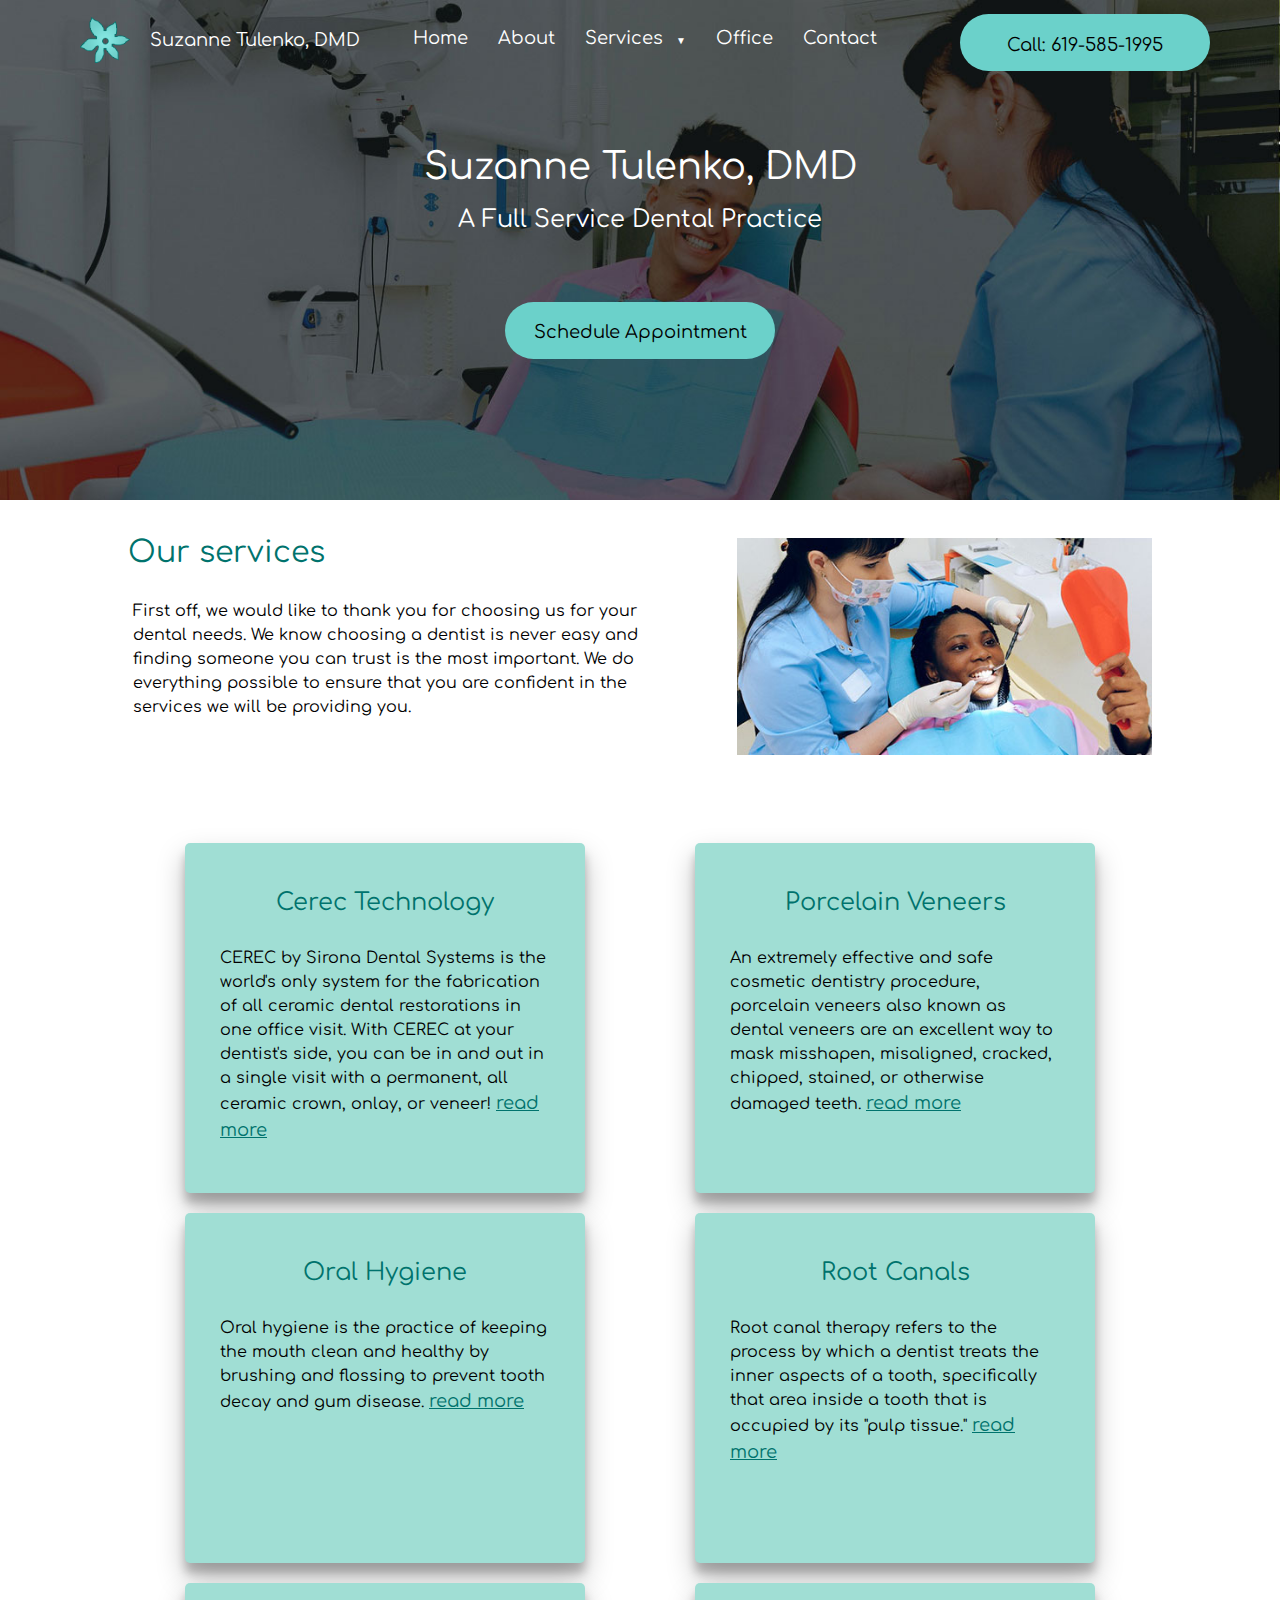
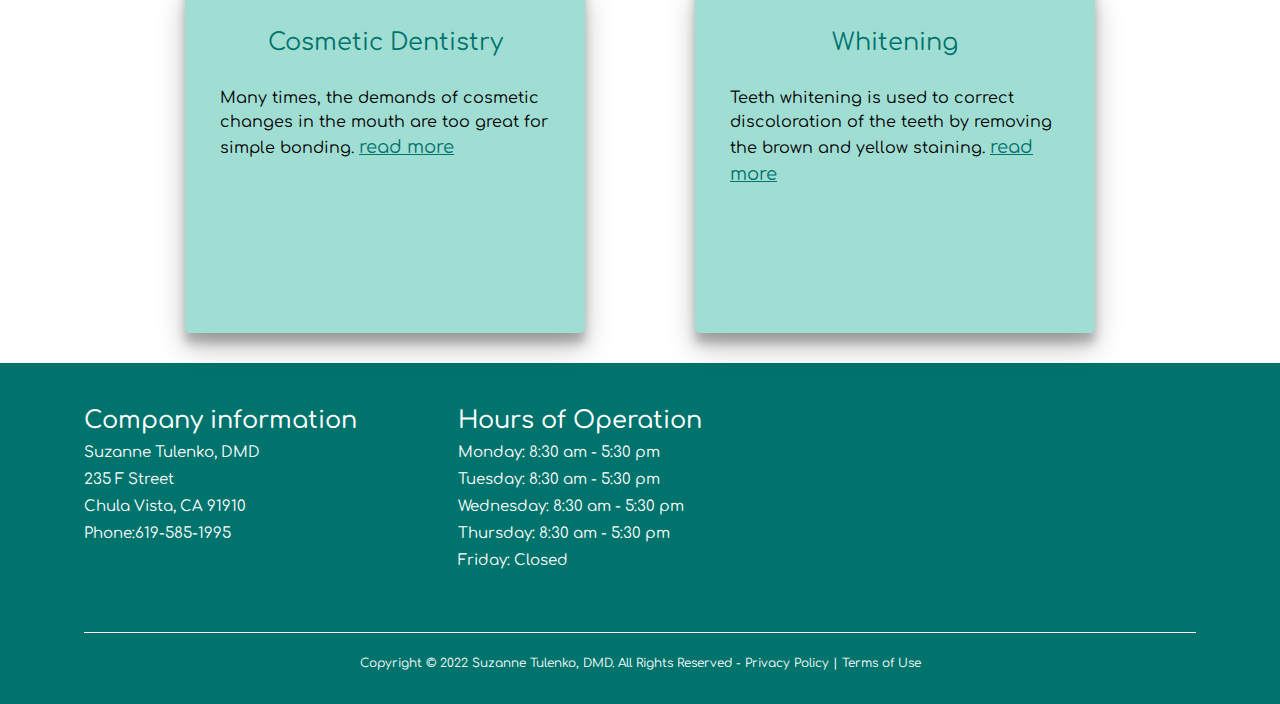
<file: pages/services.html>
<!DOCTYPE html>
<html lang="en">
    <head>
        <title>Services | Suzanne Tulenko</title>
        <meta charset="utf-8">
        <meta http-equiv="X-UA-Compatible" content="ie=edge">
        <meta name="viewport" content="width=device-width, initial-scale=1">
        <meta name="description" content="Suzanne Tulenko, DMD. Full Service Dental Practice in Chula Vista, CA">
        <meta name="author" content="FEWD1 Group1">
        <meta name="format-detection" content="telephone=no">
<!--        google fonts-->
        <link rel="preconnect" href="https://fonts.googleapis.com">
        <link rel="preconnect" href="https://fonts.gstatic.com" crossorigin>
        <link href="https://fonts.googleapis.com/css2?family=Comfortaa:wght@300;400;500;600;700&display=swap" rel="stylesheet">
<!--        google icons for the menu icon-->      
        <link rel="stylesheet" href="https://fonts.googleapis.com/css2?family=Material+Symbols+Outlined:opsz,wght,FILL,GRAD@20..48,100..700,0..1,-50..200">
               
        <link href="../css/main.css" rel="stylesheet" type="text/css">
    </head>
<!--    !!!!header and footer HTML is the same as the home page. See comments on the home page!!!! -->
    <body id="services"> <!-- put id="PAGE NAME" into every sub-page-->
        <header class="subPage"> <!-- put class="subPage" into all sub pages -->
            <nav>
                <span class="material-symbols-outlined mainNav">menu</span>
                <ul class="mainNav">
                    <li><a href="../index.html">Home</a></li>
                    <li><a href="about.html">About</a></li>
                    <li class="mainNav" id="servicesNav">
                        <a href="services.html" class="subNav">Services</a>
                        <span class="subNav">&#9660;</span>
                        <ul class="subNav">
                            <li><a href="cerec.html">Cerec</a></li>
                            <li><a href="veneers.html">Porcelain Veneers</a></li>
                            <li><a href="hygiene.html">Hygiene</a></li>
                            <li><a href="rootcanals.html">Root Canals</a></li>
                            <li><a href="cosmetic.html">Cosmetic Dentistry</a></li>
                            <li><a href="whitening.html">Whitening</a></li>
                            <li><a href="nightguards.html">Nightguards</a></li>
                            <li><a href="crowns.html">Crown Implants</a></li>
                            <li><a href="bridge.html">Bridge Work</a></li>
                        </ul>
                    </li>
                    <li><a href="office.html">Office</a></li>
                    <li><a href="contact.html">Contact</a></li>
                </ul>
            </nav>
            <section id="comName">
                <a href="../index.html"><img id="logo" src="../images/logo.png" alt="Suzanne Tulenko, DMD"></a>
                <h2><a href="../index.html" class="logoName">Suzanne Tulenko, DMD</a></h2>
            </section>
            <a class="hButton button" id ="callButton" href="#">Call: 619-585-1995</a> 
            <a id="callIcon" href="#"><img src="../images/phone.jpg" alt="Call icon"></a>
            <section id="hero">
                <div id="heroText">
                    <h1>Suzanne Tulenko, DMD</h1>
                    <h2>A Full Service Dental Practice</h2>
                </div>
                <a class="hButton button" href="contact.html">Schedule Appointment</a>
            </section>
        </header>
        
        <main class="subPage"> <!-- put class="subPage" into all sub pages -->
            <article class="topArticle">
               <h2 class="topArticle" id=lulu >Our services</h2>
                <p>First off, we would like to thank you for choosing us for your dental needs. We know choosing a dentist is never easy and finding someone you can trust is the most important. We do everything possible to ensure that you are confident in the services we will be providing you.</p>
                <img src="../images/hygiene-lg.jpg" alt="Oral Hygiene" >
            </article>

            <section id="serviceMenu">
                <div class="contentBox">
                    <h3>Cerec Technology</h3>
                    <p>CEREC by Sirona Dental Systems is the world's only system for the fabrication of all ceramic dental restorations in one office visit. With CEREC at your dentist's side, you can be in and out in a single visit with a permanent, all ceramic crown, onlay, or veneer! <a href="cerec.html">read more</a></p>
                </div>
                <div class="contentBox">
                    <h3>Porcelain Veneers</h3>
                    <p> An extremely effective and safe cosmetic dentistry procedure, porcelain veneers also known as dental veneers are an excellent way to mask misshapen, misaligned, cracked, chipped, stained, or otherwise damaged teeth. <a href="veneers.html">read more</a></p>
                </div>
                <div class="contentBox">
                    <h3>Oral Hygiene</h3>
                    <p> Oral hygiene is the practice of keeping the mouth clean and healthy by brushing and flossing to prevent tooth decay and gum disease. <a href="hygiene.html">read more</a></p>
                </div>
                <div class="contentBox">
                    <h3>Root Canals</h3>
                    <p> Root canal therapy refers to the process by which a dentist treats the inner aspects of a tooth, specifically that area inside a tooth that is occupied by its "pulp tissue." <a href="rootcanals.html">read more</a></p>
                </div>
                <div class="contentBox">
                    <h3>Cosmetic Dentistry</h3>
                    <p> Many times, the demands of cosmetic changes in the mouth are too great for simple bonding. <a href="cosmetic.html">read more</a></p>
                </div>
                <div class="contentBox">
                    <h3>Whitening</h3>
                    <p>Teeth whitening is used to correct discoloration of the teeth by removing the brown and yellow staining. <a href="whitening.html">read more</a></p>
                </div>
            </section>
        </main>
        
        <footer class="subPage"> <!-- put class="subPage" into all sub pages -->
            <div class="footer">
                <section id="comInfo">
                    <h2>Company information</h2>
                    <p>Suzanne Tulenko, DMD</p>
                    <p>235 F Street</p>
                    <p>Chula Vista, CA 91910</p>
                    <p>Phone:619-585-1995</p>
                </section>
                <section id="hoursOp">
                    <h2>Hours of Operation</h2>               
                    <p>Monday: 8:30 am - 5:30 pm</p>
                    <p>Tuesday: 8:30 am - 5:30 pm</p>
                    <p>Wednesday: 8:30 am - 5:30 pm</p>
                    <p>Thursday: 8:30 am - 5:30 pm</p>
                    <p>Friday: Closed</p>   
                </section>
                <div id="gMap">
                    <iframe src="https://www.google.com/maps/embed?pb=!1m14!1m8!1m3!1d13438.562979861375!2d-117.0773272!3d32.6423893!3m2!1i1024!2i768!4f13.1!3m3!1m2!1s0x0%3A0x2d05baaedf71facb!2sTulenko%20Suzanne%20B%20DDS!5e0!3m2!1sen!2sus!4v1671749266531!5m2!1sen!2sus" width="600" height="450" style="border:0;" allowfullscreen="" loading="lazy" referrerpolicy="no-referrer-when-downgrade"></iframe>
                </div>
                <section id="copy">
                    <p>Copyright © 2022 Suzanne Tulenko, DMD.</p> <p>All Rights Reserved - <a href="#">Privacy Policy</a> | <a href="#">Terms of Use</a></p>
                </section>
            </div>
        </footer>
<!--        jquery-->
        <script src="https://ajax.googleapis.com/ajax/libs/jquery/3.6.3/jquery.min.js"></script>
        <script>
        $(document).ready(function(){
////// Toggle Navigations /////
            $('span.mainNav').click(function(){
                $(this).next('ul.mainNav').slideToggle('slow');
            }); 
            $('span.subNav').click(function(){
                $(this).next('ul.subNav').slideToggle('slow');
            });
            //remove STYLE attributes that are put into <ul>s automatically (element.style) after resizing to reset toggle navigations
            var timer = false;
            var prewidth = $(window).width();
            $(window).resize(function() {
            if (timer !== false) {
                clearTimeout(timer);
            }
            timer = setTimeout(function() {
                var nowWidth = $(window).width();
                if(prewidth !== nowWidth){
                $('ul.mainNav').removeAttr('style');
                $('ul.subNav').removeAttr('style');
            }
            prewidth = nowWidth;
            }, 200);
            });
////// END Toggle Navigations /////
        });
        </script> 
<!--  END  jquery--> 
    </body>
</html>
</file>
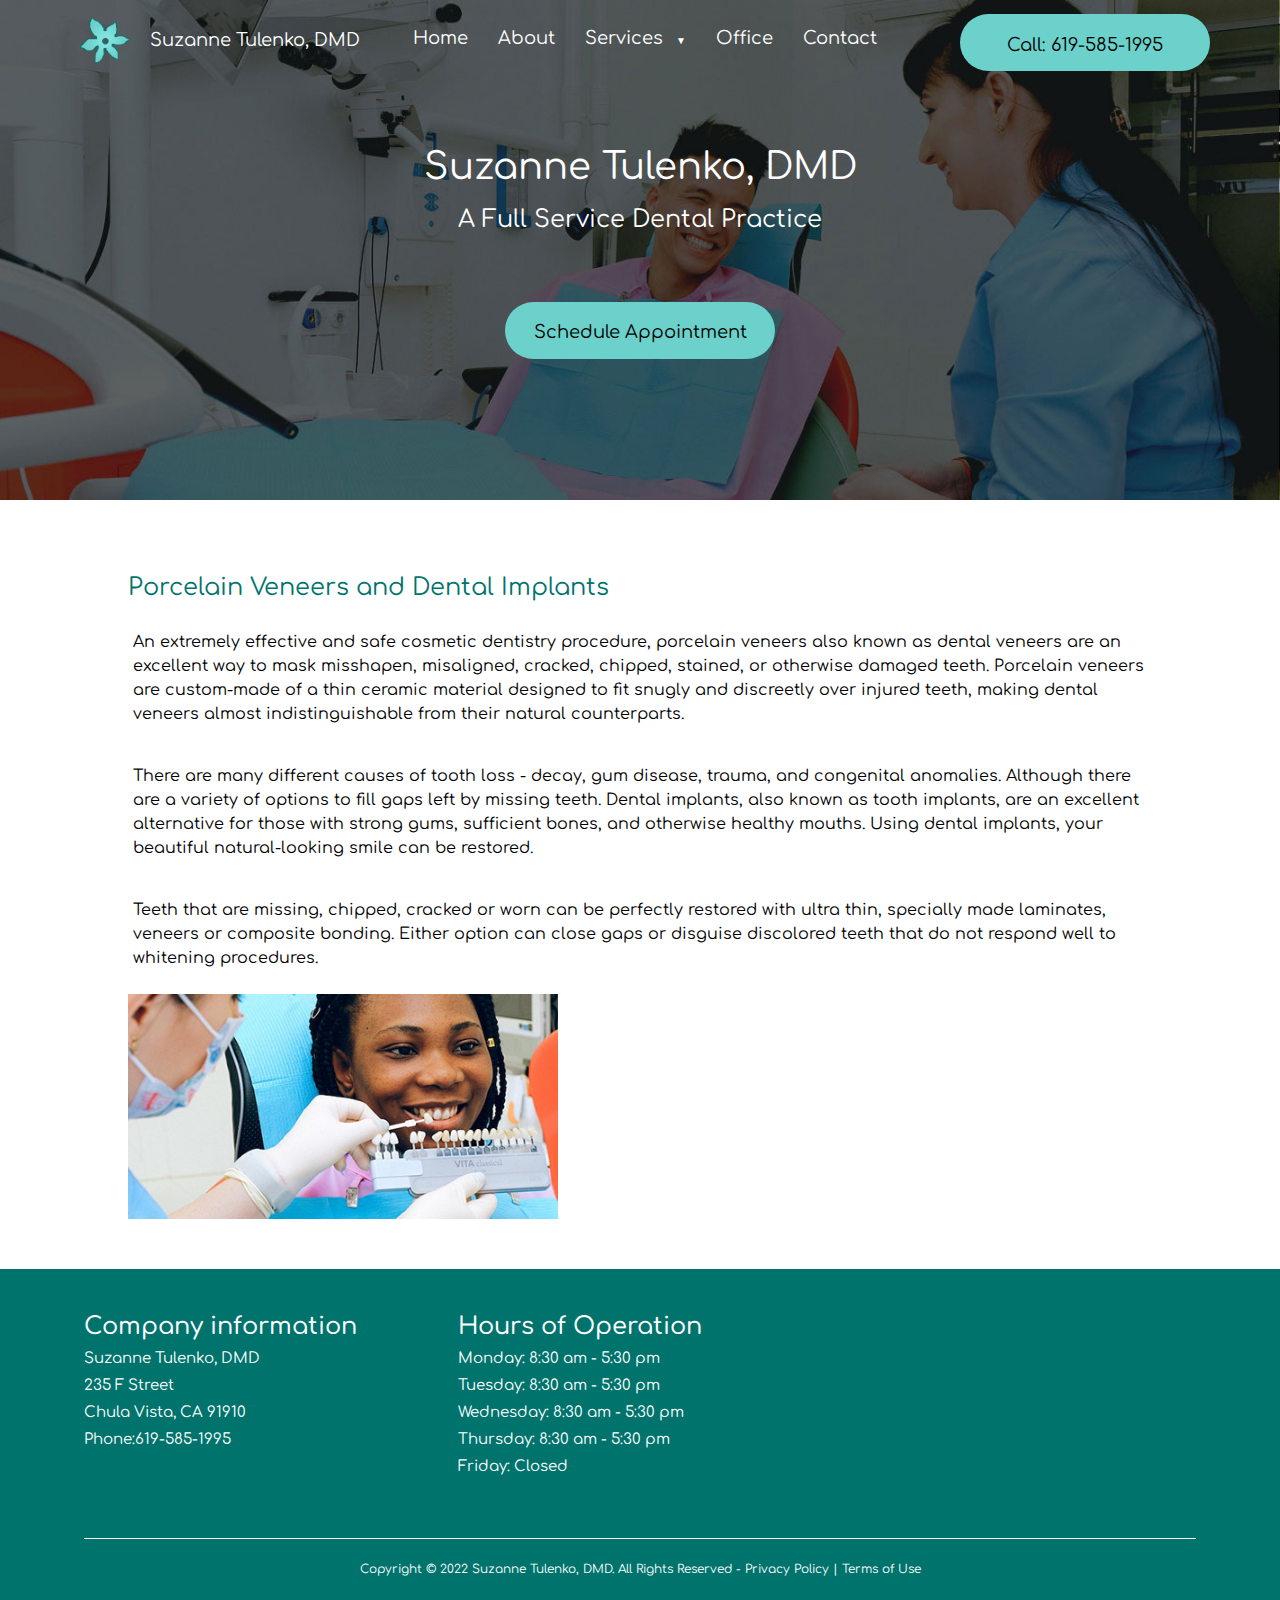
<file: pages/veneers.html>
<!DOCTYPE html>
<html lang="en">
    <head>
        <title>Services | Porcelain Veneers | Suzanne Tulenko</title>
        <meta charset="utf-8">
        <meta http-equiv="X-UA-Compatible" content="ie=edge">
        <meta name="viewport" content="width=device-width, initial-scale=1">
        <meta name="description" content="Suzanne Tulenko, DMD. Full Service Dental Practice in Chula Vista, CA">
        <meta name="author" content="FEWD1 Group1">
        <meta name="format-detection" content="telephone=no">
<!--        google fonts-->
        <link rel="preconnect" href="https://fonts.googleapis.com">
        <link rel="preconnect" href="https://fonts.gstatic.com" crossorigin>
        <link href="https://fonts.googleapis.com/css2?family=Comfortaa:wght@300;400;500;600;700&display=swap" rel="stylesheet">
<!--        google icons for the menu icon-->      
        <link rel="stylesheet" href="https://fonts.googleapis.com/css2?family=Material+Symbols+Outlined:opsz,wght,FILL,GRAD@20..48,100..700,0..1,-50..200">
               
        <link href="../css/main.css" rel="stylesheet" type="text/css">
    </head>
<!--    !!!!header and footer HTML is the same as the home page. See comments on the home page!!!! -->
    <body id="services"> <!-- put id="PAGE NAME" into every sub-page-->
        <header class="subPage"> <!-- put class="subPage" into all sub pages -->
            <nav>
                <span class="material-symbols-outlined mainNav">menu</span>
                <ul class="mainNav">
                    <li><a href="../index.html">Home</a></li>
                    <li><a href="about.html">About</a></li>
                    <li class="mainNav" id="servicesNav">
                        <a href="services.html" class="subNav">Services</a>
                        <span class="subNav">&#9660;</span>
                        <ul class="subNav">
                            <li><a href="cerec.html">Cerec</a></li>
                            <li><a href="veneers.html">Porcelain Veneers</a></li>
                            <li><a href="hygiene.html">Hygiene</a></li>
                            <li><a href="rootcanals.html">Root Canals</a></li>
                            <li><a href="cosmetic.html">Cosmetic Dentistry</a></li>
                            <li><a href="whitening.html">Whitening</a></li>
                            <li><a href="nightguards.html">Nightguards</a></li>
                            <li><a href="crowns.html">Crown Implants</a></li>
                            <li><a href="bridge.html">Bridge Work</a></li>
                        </ul>
                    </li>
                    <li><a href="office.html">Office</a></li>
                    <li><a href="contact.html">Contact</a></li>
                </ul>
            </nav>
            <section id="comName">
                <a href="../index.html"><img id="logo" src="../images/logo.png" alt="Suzanne Tulenko, DMD"></a>
                <h2><a href="../index.html" class="logoName">Suzanne Tulenko, DMD</a></h2>
            </section>
            <a class="hButton button" id ="callButton" href="#">Call: 619-585-1995</a> 
            <a id="callIcon" href="#"><img src="../images/phone.jpg" alt="Call icon"></a>
            <section id="hero">
                <div id="heroText">
                    <h1>Suzanne Tulenko, DMD</h1>
                    <h2>A Full Service Dental Practice</h2>
                </div>
                <a class="hButton button" href="contact.html">Schedule Appointment</a>
            </section>
        </header>
        
        <main class="subPage sMenuPage"> <!-- put class="subPage" into all sub pages -->
            <article>
                <h2>Porcelain Veneers and Dental Implants</h2>
                
                <p>An extremely effective and safe cosmetic dentistry procedure, porcelain veneers also known as dental veneers are an excellent way to mask misshapen, misaligned, cracked, chipped, stained, or otherwise damaged teeth. Porcelain veneers are custom-made of a thin ceramic material designed to fit snugly and discreetly over injured teeth, making dental veneers almost indistinguishable from their natural counterparts.</p>

                <p>There are many different causes of tooth loss - decay, gum disease, trauma, and congenital anomalies. Although there are a variety of options to fill gaps left by missing teeth. Dental implants, also known as tooth implants, are an excellent alternative for those with strong gums, sufficient bones, and otherwise healthy mouths. Using dental implants, your beautiful natural-looking smile can be restored.</p>

                <p>Teeth that are missing, chipped, cracked or worn can be perfectly restored with ultra thin, specially made laminates, veneers or composite bonding. Either option can close gaps or disguise discolored teeth that do not respond well to whitening procedures.</p>
                <figure>
                    <picture>
                        <source media="(min-width: 450px)" srcset="../images/veneer-lg.jpg">
                        <source media="(min-width: 0px)" srcset="../images/veneer-sm.jpg">
                        <img src="../images/veneer-sm.jpg" alt="Porcelain Veneers and Dental Implants">
                    </picture>
                </figure>
                </article>
        </main>
        
        <footer class="subPage"> <!-- put class="subPage" into all sub pages -->
            <div class="footer">
                <section id="comInfo">
                    <h2>Company information</h2>
                    <p>Suzanne Tulenko, DMD</p>
                    <p>235 F Street</p>
                    <p>Chula Vista, CA 91910</p>
                    <p>Phone:619-585-1995</p>
                </section>
                <section id="hoursOp">
                    <h2>Hours of Operation</h2>               
                    <p>Monday: 8:30 am - 5:30 pm</p>
                    <p>Tuesday: 8:30 am - 5:30 pm</p>
                    <p>Wednesday: 8:30 am - 5:30 pm</p>
                    <p>Thursday: 8:30 am - 5:30 pm</p>
                    <p>Friday: Closed</p>   
                </section>
                <div id="gMap">
                    <iframe src="https://www.google.com/maps/embed?pb=!1m14!1m8!1m3!1d13438.562979861375!2d-117.0773272!3d32.6423893!3m2!1i1024!2i768!4f13.1!3m3!1m2!1s0x0%3A0x2d05baaedf71facb!2sTulenko%20Suzanne%20B%20DDS!5e0!3m2!1sen!2sus!4v1671749266531!5m2!1sen!2sus" width="600" height="450" style="border:0;" allowfullscreen="" loading="lazy" referrerpolicy="no-referrer-when-downgrade"></iframe>
                </div>
                <section id="copy">
                    <p>Copyright © 2022 Suzanne Tulenko, DMD.</p> <p>All Rights Reserved - <a href="#">Privacy Policy</a> | <a href="#">Terms of Use</a></p>
                </section>
            </div>
        </footer>
<!--        jquery-->
        <script src="https://ajax.googleapis.com/ajax/libs/jquery/3.6.3/jquery.min.js"></script>
        <script>
        $(document).ready(function(){
////// Toggle Navigations /////
            $('span.mainNav').click(function(){
                $(this).next('ul.mainNav').slideToggle('slow');
            }); 
            $('span.subNav').click(function(){
                $(this).next('ul.subNav').slideToggle('slow');
            });
            //remove STYLE attributes that are put into <ul>s automatically (element.style) after resizing to reset toggle navigations
            var timer = false;
            var prewidth = $(window).width();
            $(window).resize(function() {
            if (timer !== false) {
                clearTimeout(timer);
            }
            timer = setTimeout(function() {
                var nowWidth = $(window).width();
                if(prewidth !== nowWidth){
                $('ul.mainNav').removeAttr('style');
                $('ul.subNav').removeAttr('style');
            }
            prewidth = nowWidth;
            }, 200);
            });
////// END Toggle Navigations /////
        });
        </script> 
<!--  END  jquery--> 
    </body>
</html>
</file>
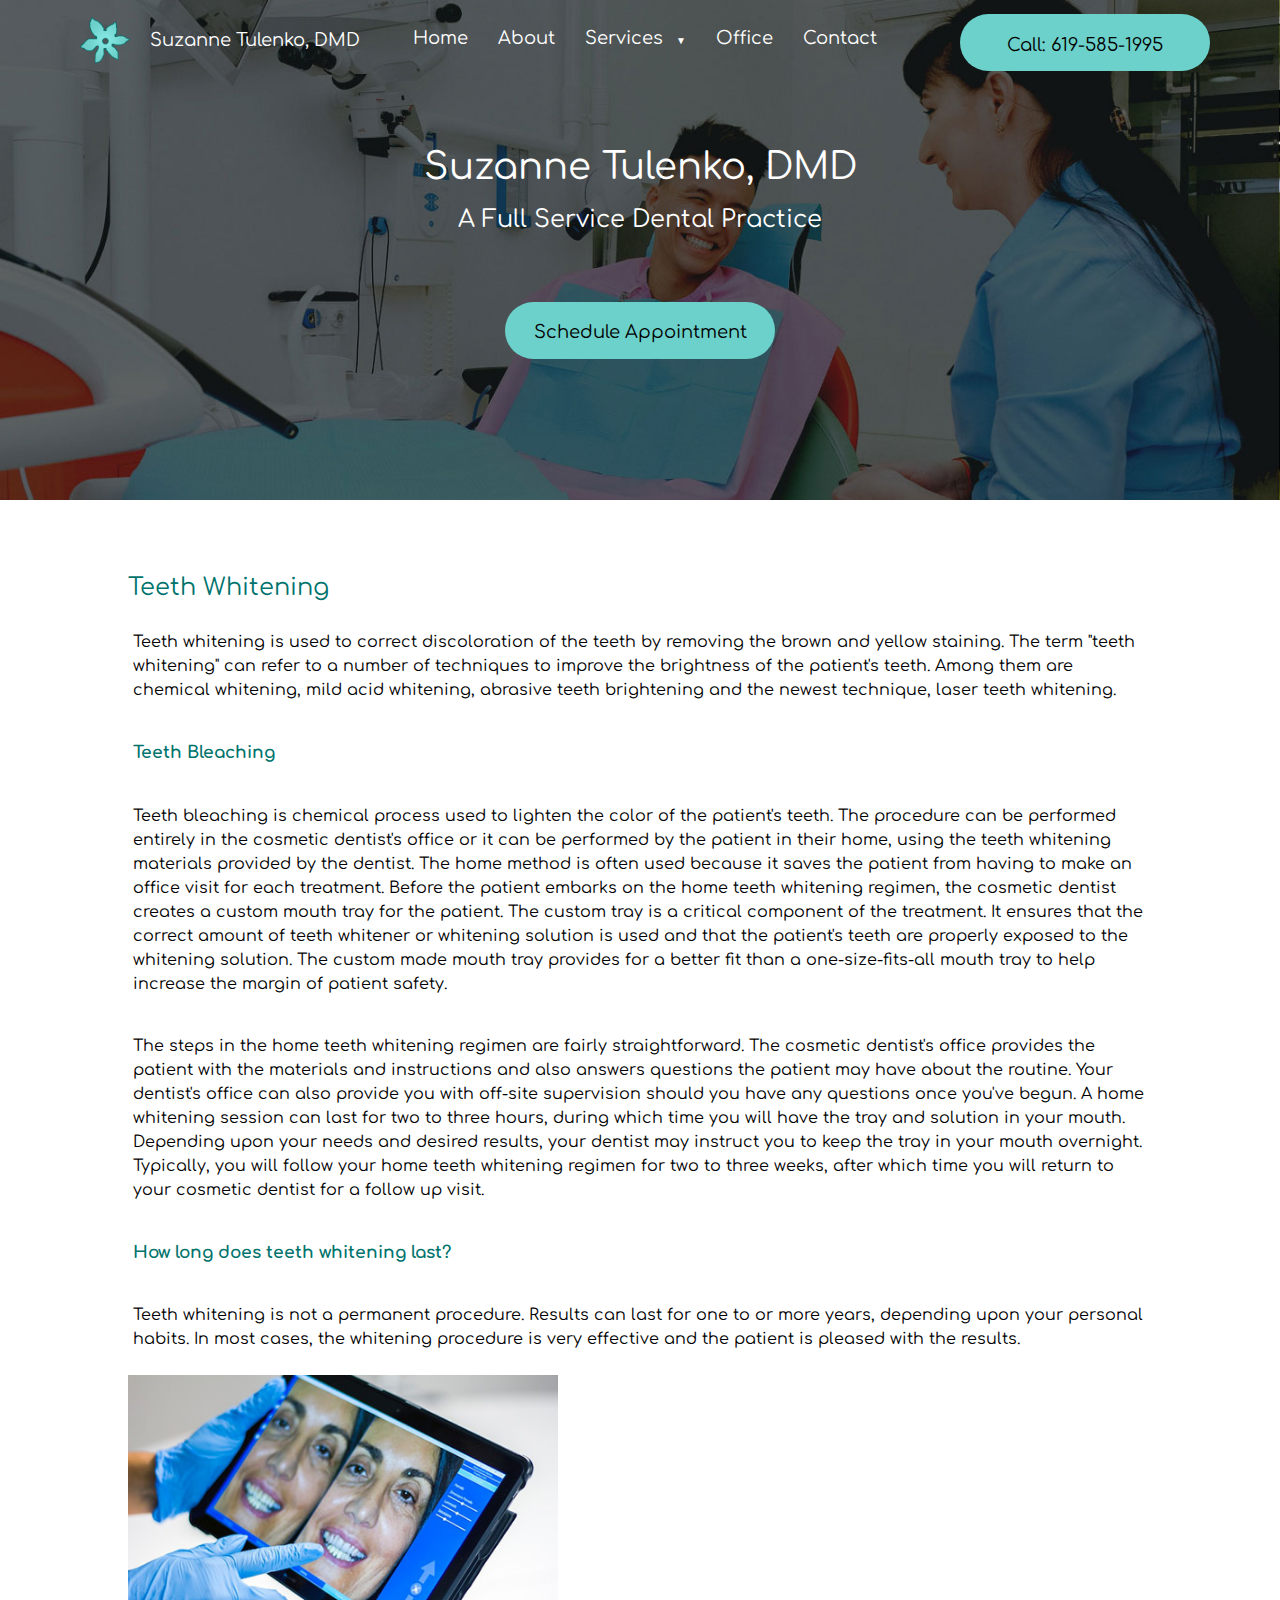
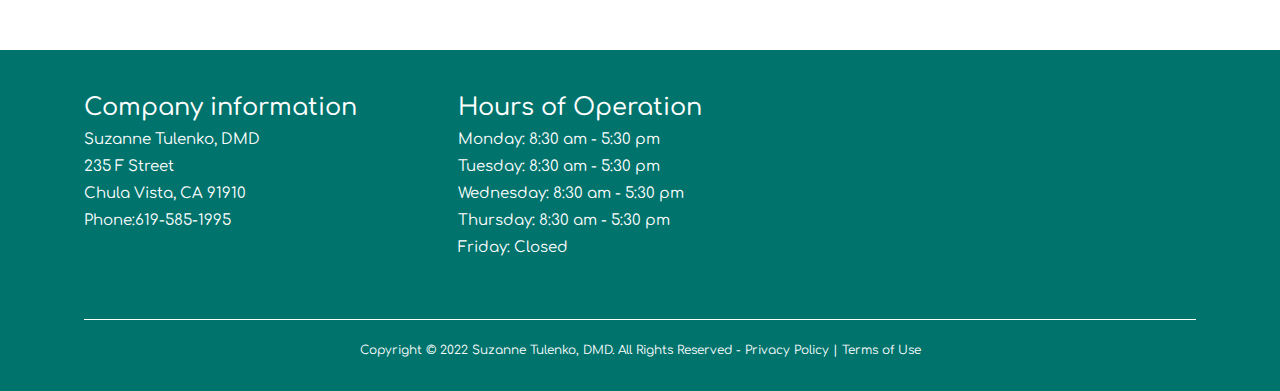
<file: pages/whitening.html>
<!DOCTYPE html>
<html lang="en">
    <head>
        <title>Services | Whitening | Suzanne Tulenko</title>
        <meta charset="utf-8">
        <meta http-equiv="X-UA-Compatible" content="ie=edge">
        <meta name="viewport" content="width=device-width, initial-scale=1">
        <meta name="description" content="Suzanne Tulenko, DMD. Full Service Dental Practice in Chula Vista, CA">
        <meta name="author" content="FEWD1 Group1">
        <meta name="format-detection" content="telephone=no">
<!--        google fonts-->
        <link rel="preconnect" href="https://fonts.googleapis.com">
        <link rel="preconnect" href="https://fonts.gstatic.com" crossorigin>
        <link href="https://fonts.googleapis.com/css2?family=Comfortaa:wght@300;400;500;600;700&display=swap" rel="stylesheet">
<!--        google icons for the menu icon-->      
        <link rel="stylesheet" href="https://fonts.googleapis.com/css2?family=Material+Symbols+Outlined:opsz,wght,FILL,GRAD@20..48,100..700,0..1,-50..200">
               
        <link href="../css/main.css" rel="stylesheet" type="text/css">
    </head>
<!--    !!!!header and footer HTML is the same as the home page. See comments on the home page!!!! -->
    <body id="services"> <!-- put id="PAGE NAME" into every sub-page-->
        <header class="subPage"> <!-- put class="subPage" into all sub pages -->
            <nav>
                <span class="material-symbols-outlined mainNav">menu</span>
                <ul class="mainNav">
                    <li><a href="../index.html">Home</a></li>
                    <li><a href="about.html">About</a></li>
                    <li class="mainNav" id="servicesNav">
                        <a href="services.html" class="subNav">Services</a>
                        <span class="subNav">&#9660;</span>
                        <ul class="subNav">
                            <li><a href="cerec.html">Cerec</a></li>
                            <li><a href="veneers.html">Porcelain Veneers</a></li>
                            <li><a href="hygiene.html">Hygiene</a></li>
                            <li><a href="rootcanals.html">Root Canals</a></li>
                            <li><a href="cosmetic.html">Cosmetic Dentistry</a></li>
                            <li><a href="whitening.html">Whitening</a></li>
                            <li><a href="nightguards.html">Nightguards</a></li>
                            <li><a href="crowns.html">Crown Implants</a></li>
                            <li><a href="bridge.html">Bridge Work</a></li>
                        </ul>
                    </li>
                    <li><a href="office.html">Office</a></li>
                    <li><a href="contact.html">Contact</a></li>
                </ul>
            </nav>
            <section id="comName">
                <a href="../index.html"><img id="logo" src="../images/logo.png" alt="Suzanne Tulenko, DMD"></a>
                <h2><a href="../index.html" class="logoName">Suzanne Tulenko, DMD</a></h2>
            </section>
            <a class="hButton button" id ="callButton" href="#">Call: 619-585-1995</a> 
            <a id="callIcon" href="#"><img src="../images/phone.jpg" alt="Call icon"></a>
            <section id="hero">
                <div id="heroText">
                    <h1>Suzanne Tulenko, DMD</h1>
                    <h2>A Full Service Dental Practice</h2>
                </div>
                <a class="hButton button" href="contact.html">Schedule Appointment</a>
            </section>
        </header>
        
        <main class="subPage sMenuPage"> <!-- put class="subPage" into all sub pages -->
            <article>
                <h2>Teeth Whitening</h2>
                
                <p>Teeth whitening is used to correct discoloration of the teeth by removing the brown and yellow staining. The term "teeth whitening" can refer to a number of techniques to improve the brightness of the patient's teeth. Among them are chemical whitening, mild acid whitening, abrasive teeth brightening and the newest technique, laser teeth whitening.</p>

                <h3>Teeth Bleaching</h3>

                <p>Teeth bleaching is chemical process used to lighten the color of the patient's teeth. The procedure can be performed entirely in the cosmetic dentist's office or it can be performed by the patient in their home, using the teeth whitening materials provided by the dentist. The home method is often used because it saves the patient from having to make an office visit for each treatment. Before the patient embarks on the home teeth whitening regimen, the cosmetic dentist creates a custom mouth tray for the patient. The custom tray is a critical component of the treatment. It ensures that the correct amount of teeth whitener or whitening solution is used and that the patient's teeth are properly exposed to the whitening solution. The custom made mouth tray provides for a better fit than a one-size-fits-all mouth tray to help increase the margin of patient safety.</p>

                <p>The steps in the home teeth whitening regimen are fairly straightforward. The cosmetic dentist's office provides the patient with the materials and instructions and also answers questions the patient may have about the routine. Your dentist's office can also provide you with off-site supervision should you have any questions once you've begun. A home whitening session can last for two to three hours, during which time you will have the tray and solution in your mouth. Depending upon your needs and desired results, your dentist may instruct you to keep the tray in your mouth overnight. Typically, you will follow your home teeth whitening regimen for two to three weeks, after which time you will return to your cosmetic dentist for a follow up visit.</p>

                <h3>How long does teeth whitening last?</h3>

                <p>Teeth whitening is not a permanent procedure. Results can last for one to or more years, depending upon your personal habits. In most cases, the whitening procedure is very effective and the patient is pleased with the results.</p>
                <figure>
                    <picture>
                        <source media="(min-width: 450px)" srcset="../images/whitening-lg.jpg">
                        <source media="(min-width: 0px)" srcset="../images/whitening-sm.jpg">
                        <img src="../images/whitening-sm.jpg" alt="Teeth Whitening">
                    </picture>
                </figure>
                </article>
        </main>
        
        <footer class="subPage"> <!-- put class="subPage" into all sub pages -->
            <div class="footer">
                <section id="comInfo">
                    <h2>Company information</h2>
                    <p>Suzanne Tulenko, DMD</p>
                    <p>235 F Street</p>
                    <p>Chula Vista, CA 91910</p>
                    <p>Phone:619-585-1995</p>
                </section>
                <section id="hoursOp">
                    <h2>Hours of Operation</h2>               
                    <p>Monday: 8:30 am - 5:30 pm</p>
                    <p>Tuesday: 8:30 am - 5:30 pm</p>
                    <p>Wednesday: 8:30 am - 5:30 pm</p>
                    <p>Thursday: 8:30 am - 5:30 pm</p>
                    <p>Friday: Closed</p>   
                </section>
                <div id="gMap">
                    <iframe src="https://www.google.com/maps/embed?pb=!1m14!1m8!1m3!1d13438.562979861375!2d-117.0773272!3d32.6423893!3m2!1i1024!2i768!4f13.1!3m3!1m2!1s0x0%3A0x2d05baaedf71facb!2sTulenko%20Suzanne%20B%20DDS!5e0!3m2!1sen!2sus!4v1671749266531!5m2!1sen!2sus" width="600" height="450" style="border:0;" allowfullscreen="" loading="lazy" referrerpolicy="no-referrer-when-downgrade"></iframe>
                </div>
                <section id="copy">
                    <p>Copyright © 2022 Suzanne Tulenko, DMD.</p> <p>All Rights Reserved - <a href="#">Privacy Policy</a> | <a href="#">Terms of Use</a></p>
                </section>
            </div>
        </footer>
<!--        jquery-->
        <script src="https://ajax.googleapis.com/ajax/libs/jquery/3.6.3/jquery.min.js"></script>
        <script>
        $(document).ready(function(){
////// Toggle Navigations /////
            $('span.mainNav').click(function(){
                $(this).next('ul.mainNav').slideToggle('slow');
            }); 
            $('span.subNav').click(function(){
                $(this).next('ul.subNav').slideToggle('slow');
            });
            //remove STYLE attributes that are put into <ul>s automatically (element.style) after resizing to reset toggle navigations
            var timer = false;
            var prewidth = $(window).width();
            $(window).resize(function() {
            if (timer !== false) {
                clearTimeout(timer);
            }
            timer = setTimeout(function() {
                var nowWidth = $(window).width();
                if(prewidth !== nowWidth){
                $('ul.mainNav').removeAttr('style');
                $('ul.subNav').removeAttr('style');
            }
            prewidth = nowWidth;
            }, 200);
            });
////// END Toggle Navigations /////
        });
        </script> 
<!--  END  jquery--> 
    </body>
</html>
</file>
<file: css/main.css>
/********************************************
            TABLE OF CONTENTS
----------------------------------------
    0. Project details and color and typography info
    1. CSS Reset
    2. Global styles
    3. Header and nav
        -global
        -sub pages
    4. Main body content
        -global
        -sub pages
    5. Footer content
        -global
        -sub pages
    6. Forms
        -sub pages
    7. Media queries
        -global
        -sub pages
********************************************/

/********************************************
    0. Project details and color and typography info
--------------------------------------------
    Author: Group1
    Project: Suzanne Tulenko, DMD website
    Ver: 3.0
    Last Updated: 1/19/2022
    Color and typography info: pages/styleGuide/styleGuide.html
********************************************/

/********************************************
    1. CSS Reset
--------------------------------------------
   http://meyerweb.com/eric/tools/css/reset/ 
   v2.0 | 20110126
   License: none (public domain)
********************************************/
html, body, div, span, applet, object, iframe,
h1, h2, h3, h4, h5, h6, p, blockquote, pre,
a, abbr, acronym, address, big, cite, code,
del, dfn, em, img, ins, kbd, q, s, samp,
small, strike, strong, sub, sup, tt, var,
b, u, i, center,
dl, dt, dd, ol, ul, li,
fieldset, form, label, legend,
table, caption, tbody, tfoot, thead, tr, th, td,
article, aside, canvas, details, embed, 
figure, figcaption, footer, header, hgroup, 
menu, nav, output, ruby, section, summary,
time, mark, audio, video {
	margin: 0;
	padding: 0;
	border: 0;
	font-size: 100%;
	font: inherit;
	vertical-align: baseline;
    box-sizing: border-box;
}
/* HTML5 display-role reset for older browsers */
article, aside, details, figcaption, figure, 
footer, header, hgroup, menu, nav, section {
	display: block;
}
body {
	line-height: 1;
}
ol, ul {
	list-style: none;
}
blockquote, q {
	quotes: none;
}
blockquote:before, blockquote:after,
q:before, q:after {
	content: '';
	content: none;
}
table {
	border-collapse: collapse;
	border-spacing: 0;
}

/********************************************
    2. Global styles
********************************************/
html { font-size: 10px; }
body {
    font-family: 'Comfortaa', cursive;
    font-weight: 400;
    line-height: 1.5;
    max-width: 2000px;
    margin: auto;
}
h1 {
    color: white;
    font-size: 2.7rem;
    line-height: 1.4;
}
h2 {
    color: #00736D;
    font-size: 3rem;
    line-height: 1.5;
}
h3 {
    color: #00736D;
    font-size: 2.4rem;
    line-height: 1.5;
}
p {
    font-size: 1.6rem;
    line-height: 1.5;
}
a {
    color: #00736D;
    font-size: 1.8rem;
    line-height: 1.5;
}
a:hover { color: #6DCFCA; }
img {
    display: block;
    height: auto;
    margin: auto;
    max-width: 100%;
}
a.button {
    background-color: #00736D;
    border-radius: 100vh;
    color: white;
    font-size: 1.5rem;
    height: 57px;
    padding: 2rem 2.5rem;
    text-decoration: none;
}
a.button:hover {
    background-color: #6DCFCA;
    border: 1px solid #00736D;
    color: #000;
}
strong { font-weight: bold; }

/********************************************
    3. Header and nav
********************************************/
/* global styles for header*/
section#comName {
    align-items: center;
    display: flex;
    gap: .5rem;
    position: absolute;
    left:6rem;
    top:2rem;
}
a.hButton {
    display: block;
    margin: 1.4rem auto 0;
    text-align: center;
    width: 240px;
}
a.logoName {
    color: #00736D;
    font-size: 1.2rem;
    text-decoration: none;
}
/* company name*/
#comName h2 { font-size: 1.2rem;}
img#logo { width: 30px;}
/* call icon or button*/
#callButton { display: none; }
#callIcon {
    position: absolute;
    right: 2rem;
    top: 2rem;
}
/* navigation*/
nav a{
    padding: .8rem 0 .8rem;
    text-decoration: none;
}
nav a:hover { color: #000; }
nav ul {
    list-style: none;
    margin: 0;
}
span.mainNav {
    color: #00736D;
    cursor: pointer;
    font-size: 5rem;
    margin-top: 10px;
}
span.subNav { 
    color: #00736D;
    cursor: pointer;
    padding-left: 1rem;
}
ul.mainNav, ul.subNav { display: none; }
ul.mainNav >li {
    border-bottom: 1px solid #999;
    display: block;
    padding: 1.5rem;
}
ul.subNav >li {
    padding: 2rem 0 0 2rem;
    height: 50px;
}
/* hero*/
div#heroText {
    background: url(../images/homeHero-sm.jpg) no-repeat center/cover;
    height: 200px;
    margin-top: 1rem;
    padding: 3rem 1rem 2rem;
    text-align: center;
}
div#heroText h2 { 
    color: white;
    font-size: 2.4rem;
    line-height: 1.4;
}
#heroText span{
    display: block;
    padding-top: .5rem;
}
/***********For SUBPAGE Only ***********/
/** styles for all sub pages */
header.subPage a.hButton {
    background-color: #6BD1CA;
    color: black;
}
header.subPage a.hButton:hover, header.subPage a#callButton:hover  {
    color: #fff;
    background-color: #00736D;
    text-decoration: none;
}
header.subPage div#heroText { background: url(../images/subpageHero-sm.jpg) no-repeat center/cover; }
header.subPage div#heroText h1 { padding-top: 1rem; }
main.subPage article.topArticle img { margin-left: auto; }
/** END styles for all sub pages */
/*********END For SUBPAGE Only *********/

/********************************************
    4. Main body content
********************************************/
a.mButton {
    display: block;
    margin: 1.4rem auto 2.5rem;
    text-align: center;
    width: 240px;
}
article { padding: 1rem 8% 1rem; }
article#gReview { text-align: center; }
article.greenBack { background-image: linear-gradient(#D1EEF5, #6DCFCA); }
main article >ul {
    list-style: disc;
    margin: 0rem 1rem 2rem 3rem;
}
main h3 {
    line-height: 1.3;
    margin-bottom: 0;
    padding: 1.4rem .5rem 1.4rem;
}
main img {
    max-width: 90%;
    padding-bottom: 1.4rem;
}
main p { padding: 1.4rem .5rem 1.4rem; }
/***********For SUBPAGE Only ***********/
/** styles for only CONTACT page */
#contact article.topArticle li { font-size: 1.5rem; line-height: 2; } 
#contact article.topArticle ul { list-style: none;}
#contact article.visitorInfo h3 { 
        color: #00736D;
        font-size: 1.8rem;
    }
/** END styles for CONTACT page */
/** styles for only SERVICES page */
div.contentBox{
    background: #a0ded4;
    border-radius: 5px;
    box-shadow: rgba(0, 0, 0, 0.25) 0px 14px 28px, rgba(0, 0, 0, 0.22) 0px 10px 10px;
    padding: 30px;
}
div.contentBox:hover{
    background: linear-gradient(-170deg, rgba(31, 90, 91, 0.3) 10%, rgba(160, 222, 212, 0.3) 40%, rgba(77, 166, 172, 0.35) 75%, rgba(41, 114, 133, 0.25) 65%);
}
div.contentBox h3 { text-align: center; }
section#serviceMenu {
    align-items: center;
    display: flex;
    flex-direction: column;
    gap: 2rem;
    margin: 3rem auto 3rem;
    width: 90%;
}
/** END styles for SERVICES page */
/** styles for only service menu pages */
main.sMenuPage h2 { font-size: 2.4rem; }
main.sMenuPage h3 {
    font-size: 1.7rem;
    font-weight: bold;
    line-height: 1.5;
}
/** END styles for service menu pages */
/*********END For SUBPAGE Only *********/

/********************************************
    5. Footer content
********************************************/
#copy {
    margin-top: 1.5rem;
    text-align: center;
}
#copy a {
    color: #fff;
    font-size: 1.2rem;
    text-decoration: none;
}
#copy a:hover { color: #6DCFCA; }
#copy p {
    font-size: 1.2rem;
    margin: 0;
}
div.footer {
    margin: auto;
    padding: 2.5rem 0 1.5rem;
    width: 90%;
}
footer { background-color: #00736D; }
footer h2 {
    color: white;
    font-size: 2.4rem;
    font-weight: 500;
}
footer p { color: white;}
#gMap {
    height: 0;
    overflow: hidden;
    position: relative;
    padding-bottom:75%;
    width: 100%;
}
#gMap >iframe {
    height: 100%;
    position: absolute;
    left: 0;
    top: 0;
    width: 100%;
}
section#comInfo { 
    border-bottom: 1px solid white;
    padding-bottom: 1rem;
}
section#hoursOp { padding: 1rem 0 1rem; }

/********************************************
    6. Forms
********************************************/
/***********For SUBPAGE Only ***********/
#contact article#form { 
    display: flex;
    flex-direction: column;
    justify-items: center;
}
#contact article#form h2 { text-align: center; }
#contact form {
    background-color: white;
    margin-bottom: 30px;
    padding: 1rem;
}
#contact input[type="text"], #contact input[type="email"], #contact input[type="tel"], select {
    background-color: white;
    border: 1px solid #999;
    border-radius: 3px;
    box-sizing: border-box;
    font-family: 'Comfortaa', cursive;
    height: 4rem;
    margin-bottom: 1.5rem;
    width: 100%;
}
#contact input.formButton {
    background-color: #00736D;
    border-radius: 100vh;
    border: none;
    color: white;
    display: block;
    font-size: 1.6rem;
    height: 57px;
    margin: 1.4rem auto 2.5rem;
    padding: 1.5rem 2.5rem;
    text-align: center;
    text-decoration: none;
    width: 164px;
}
#contact legend {
    color: #00736D;
    font-size: 1.8rem;
    padding: 2rem 0 1rem;
    text-transform: uppercase;
}
#contact ::placeholder, #contact select {
    color: #999;
    font-family: 'Comfortaa', cursive;
    font-size: 1.4rem;
}
#contact textarea {
    background-color: white;
    border: 1px solid #999;
    border-radius: 3px;
    box-sizing: border-box;
    font-family: 'Comfortaa', cursive;
    font-size: 1.6rem;
    margin: 0 0 1rem;
    min-height: 8rem;
    padding: .25rem;
    width: 100%;
}
#contact ul.basicInfo label {
    display: block;
    font-size: 1.6rem;
}
#contact ul.pType label, #contact ul.howHearUs label { font-size: 1.4rem; }
#contact p.formNote { font-size: 1.3rem; }
/*********END For SUBPAGE Only *********/

/********************************************
    7. Media queries
********************************************/
@media screen and (min-width:390px) {
/*HEADER*/
/*company name*/
    a.logoName { font-size: 1.4rem; }
    img#logo { width: 50px;}
    section#comName {
        left: 7rem;
        top: 1rem;
    }
}
@media screen and (min-width:450px) {
/*HEADER*/
/*company name*/
    a.logoName { font-size: 1.8rem; }
    #comName h2 { font-size: 1.8rem; }
    #heroText h1 { font-size: 3.7rem; }
    a.hButton { width: 270px; }
    a.mButton { width: 164px; }
/*********For SUBPAGE Only *********/
    div.contentBox{
        height: 350px;
        width: 400px;
    }
/*********END For SUBPAGE Only *********/
}
@media screen and (min-width:750px) {
/*HEADER*/
/* call icon or button*/
    a.button {
        font-size: 1.8rem;
        padding: 1.75rem 2.5rem;
    }
    a#callButton {
        display: block;
        margin: 0;
        position: absolute;
        right: 2rem;
        top: 10px;
        width: 250px;
    }
    a#callButton:hover {
        background-color: #6DCFCA;
        color: #000;
    }
    a#callIcon { display: none; }
    a.logoName {
        color: #00736D;
        text-decoration: none;
    }
/*MAIN*/
    article.topArticle { padding-top: 1rem; }
    main article { padding: 4rem 10% 5rem; }
/*FOOTER (2 columns) */
    #copy { grid-column: 1/-1; }
    div.footer {
        align-content: start;
        display: grid;
        gap: 1rem;
        grid-template-columns: 1fr 1fr;
        padding: 3rem 2rem 2rem;
    }
    #gMap  { 
        grid-column: 1/-1;
        padding-bottom: 56%;
    }
    section#comInfo { 
        border-bottom: none;
        padding-bottom: 0;
    }
    section#copy p, section#copy a {
        display: inline;
        font-size: 1.2rem;
    }
    section#hoursOp { padding: 0; }
}
@media screen and (min-width:900px) {
/*HEADER*/
/* global styles for header*/
    a.hButton {                    
        background-color: #6DCFCA;
        color: #000;
        margin: 1.4rem 0;
    }
    a.hButton:hover, a#callButton:hover  {
        background-color: #00736D;
        color: #fff;
        text-decoration: none;
    }
    a.logoName {
        color: #fff;
        text-decoration: none;
    }   
    #home header {
        background: url(../images/homeHero-lg.jpg) no-repeat top center/cover;
        display: grid;
        grid: 80px 400px 120px / repeat(2, auto);
        height: 600px;
        margin-bottom: 2rem;
    }
/* company name*/
    section#comName {
        align-items: center;
        display: flex;
        gap: 2rem;
        grid-column: 1/2;
        justify-self: end;
        margin-left: 1rem;
        order:-1;
        position: static;
    }
    section#comName h2 { color: white; }
/* navigation*/
    nav {
        grid-column: 2/3;
        justify-self: center;
        order: 1;
        padding-top: 1rem;
    }
    ul.mainNav {
        display: flex;
        height: 100%;
        justify-content: center;
        min-width: 500px;
        overflow: visible;
    }
    ul.subNav {
        background-color: rgba(255, 255, 255, 0.8);
        padding-bottom: 1rem;
        position: absolute;
        width: 230px;
        z-index: 100;
    }
    ul.mainNav >li {
        border-bottom: none;
        display:inline-block;
    }
    ul.mainNav a, ul.mainNav span {
        color: #fff;
        padding-top: 30px;
    }
    #servicesNav ul.subNav li a {
        color: #00736D;
        padding: 1rem;
    }
    ul.mainNav a:hover { color: #6DCFCA; }
    #servicesNav ul.subNav li a:hover { color: #000; }
    span.mainNav { display: none; } /* Hide the menu icon*/
/* call icon or button*/
    a#callIcon { display: none; }
    a#callButton {
        grid-column: 1/-1;
        order: 5;
        position: static;
        margin-left: 10%;
    }
/* hero */
    div#heroText {
        background: none;
        margin-top: 0;
        text-align: left;
    }
    div#heroText span{
        display: block;
        padding-top: .5rem;
    }
    section#hero {
        grid-column: 1/-1;
        margin: 10%;
        order: 4;
        width: 50%;
    }
    section#hero h2 { padding-top: 1rem; } 
/* MAIN */
    a.mButton { margin: 1.4rem 0; }
    main img { padding: 0; margin: 0; }
    main article {
        padding: 5rem 10% 5rem;
        display: grid;
        justify-items: start;
        align-items: center;
        gap: 1rem;
    }
    main article >ul { margin: 1rem 1rem 1rem 3rem; }
    main article.greenBack { padding-top: 3rem; }
    article.topArticle {
        grid-template-columns: 1.2fr 1fr;
        grid-template-rows: repeat(5, auto);
    }
    article.topArticle h2 { grid-column: 1/-1; }
    article.topArticle span{
        display: block;
        padding-top: .5rem;
    }
    article.topArticle img {
        align-self: start;
        grid-row: 2/-1;
        grid-column: 2/-1;
        justify-self: end;
        margin: 0;
    }
    article.subArticle1 { grid: repeat(3, auto) / 1.2fr 1fr; }
    article.subArticle1 img {
        grid-row: 1/-1;
        grid-column: 2/-1;
        justify-self: end;
        margin: 0;
    }
    article.subArticle1 ul {
        column-gap: 3rem;
        display: grid;
        grid-template-columns: 1fr 1fr;
        margin: 0;
        width: 100%;
    }
    article.subArticle2 {
        grid: repeat(4, auto) / 1fr 1fr;
        justify-items: start;
    }
    article.subArticle2 img {
        grid-row: 1/-1;
        grid-column: 1/2;
        margin: 0;
    }
    main article#gReview { display: block; }
/*FOOTER (3 columns) */
    #copy {
        border-top: 1px solid white;
        padding: 2rem 0 1rem;
    }
    div.footer {
        align-content: start;
        gap:1rem;
        grid-template-columns: 1fr 1fr 1fr;
        padding: 4rem 2rem 2rem; 
    }
    footer p {
        font-size: 1.5rem;
        line-height: 1.8;
    }
    #gMap  { 
        grid-column: 3/-1;
        padding-bottom:56%;
    }    
/***********For SUBPAGE Only ***********/
/** styles for all sub pages */
    header.subPage {
        background: url(../images/subpageHero-lg.jpg) no-repeat top center/cover;
        display: grid;
        grid: 80px 300px 100px / repeat(2, auto); 
        height: 500px;
        margin-bottom: 2rem;
    }
    header.subPage a.hButton { margin: auto; }
    header.subPage a#callButton {
        grid-column: 1/-1;
        margin: 0 auto;
    }
    header.subPage a.hButton:hover, header.subPage a#callButton:hover  {
        background-color: #00736D;
        color: #fff;
        text-decoration: none;
    }
    header.subPage div#heroText {
        background: none;
        text-align: center;
    }
    header.subPage section#hero {
        align-self: center;
        margin: 0;
        width: 100%;
    }
    main.subPage article.topArticle h2 { grid-column: 1/2;}
/** END styles for all sub pages */
/** styles for only ABOUT page */
    #about article.topArticle { grid-template-rows: repeat(3, auto); }
    #about article.topArticle figure {
        align-self: center;
        grid-column: 2/3;
        grid-row: 1/-1;
        justify-self: end;
    }
    #about article.subArticle2 { background-image: linear-gradient(#D1EEF5, #6DCFCA); }
    #about article.subArticle2 figure {
        grid-column: 1/2;
        grid-row: 1/-1;
    }
    #about article.subArticle2 h3 { width: 100%; }
/** END styles for ABOUT page */
/** styles for only OFFICE page */
    #office article.topArticle {
        grid-template-rows: repeat(2, auto);
    }
    #office article.topArticle figure {
        align-self: center;
        grid-column: 2/3;
        grid-row: 1/-1;
        justify-self: end;
    }  
    #office article.subArticle1 figure {
        grid-column: 1/2;
        grid-row: 1/3;
    }
    #office article#photoG { display: block; } 
/** END styles for OFFICE page */
/** styles for only CONTACT page */
    #contact article.topArticle { grid-template-rows: repeat(3, auto); }
    #contact article.topArticle img {
        align-self: center;
        grid-column: 2/3;
        grid-row: 1/-1;
        justify-self: end;
    }
    #contact article.visitorInfo { 
        align-items: start;
        grid-template-columns: repeat(3, 1fr);
    }
    #contact article.visitorInfo div { max-width: 400px; }
    #contact article.visitorInfo h2 { 
        grid-column: 1/-1;
        justify-self: center;
    }
    #contact form {
        display: grid;
        gap: 5rem;
        grid-template-columns: repeat(2, 1fr);
        padding: 5rem;
        width: 100%;
    }
    #contact input.formButton { grid-column: 1/-1; }
    #contact select#subject { margin-top: 24px; }
    #contact textarea { min-height: 200px; }
/** END styles for CONTACT page */
/** styles for only SERVICES page */
    #services article.topArticle img {
        align-self: center;
        grid-row: 1/-1;
    }
    #services section#serviceMenu {
        display: grid;
        grid-template-columns: repeat(2, 1fr);
        justify-items: center;
        max-width: 1000px;
    }
/** END styles for only SERVICES page */
/*********END For SUBPAGE Only *********/
}
@media screen and (min-width:1100px) {
/*HEADER*/
    a#callButton {
        grid-column: 3/4;
        order: 3;
        margin: 10px 30px 0 0;
    }
    header { grid-template-columns: repeat(3,auto); }
/***********For SUBPAGE Only ***********/
/** styles for all sub pages */
    header.subPage { grid-template-columns: repeat(3,auto); }
    header.subPage a#callButton {
        grid-column: 3/4;
        margin: 1.4rem 0 0 30px;
        order: 3;
    }
/** END styles for all sub pages */
/*********END For SUBPAGE Only *********/
}
@media screen and (min-width:1300px) {
/***********For SUBPAGE Only ***********/
/** styles for only SERVICES page */
    #services section#serviceMenu {
        grid-template-columns: repeat(3, 1fr);
        max-width: 1300px;
    }
/** END styles for only SERVICES page */
/*********END For SUBPAGE Only *********/
}
</file>
